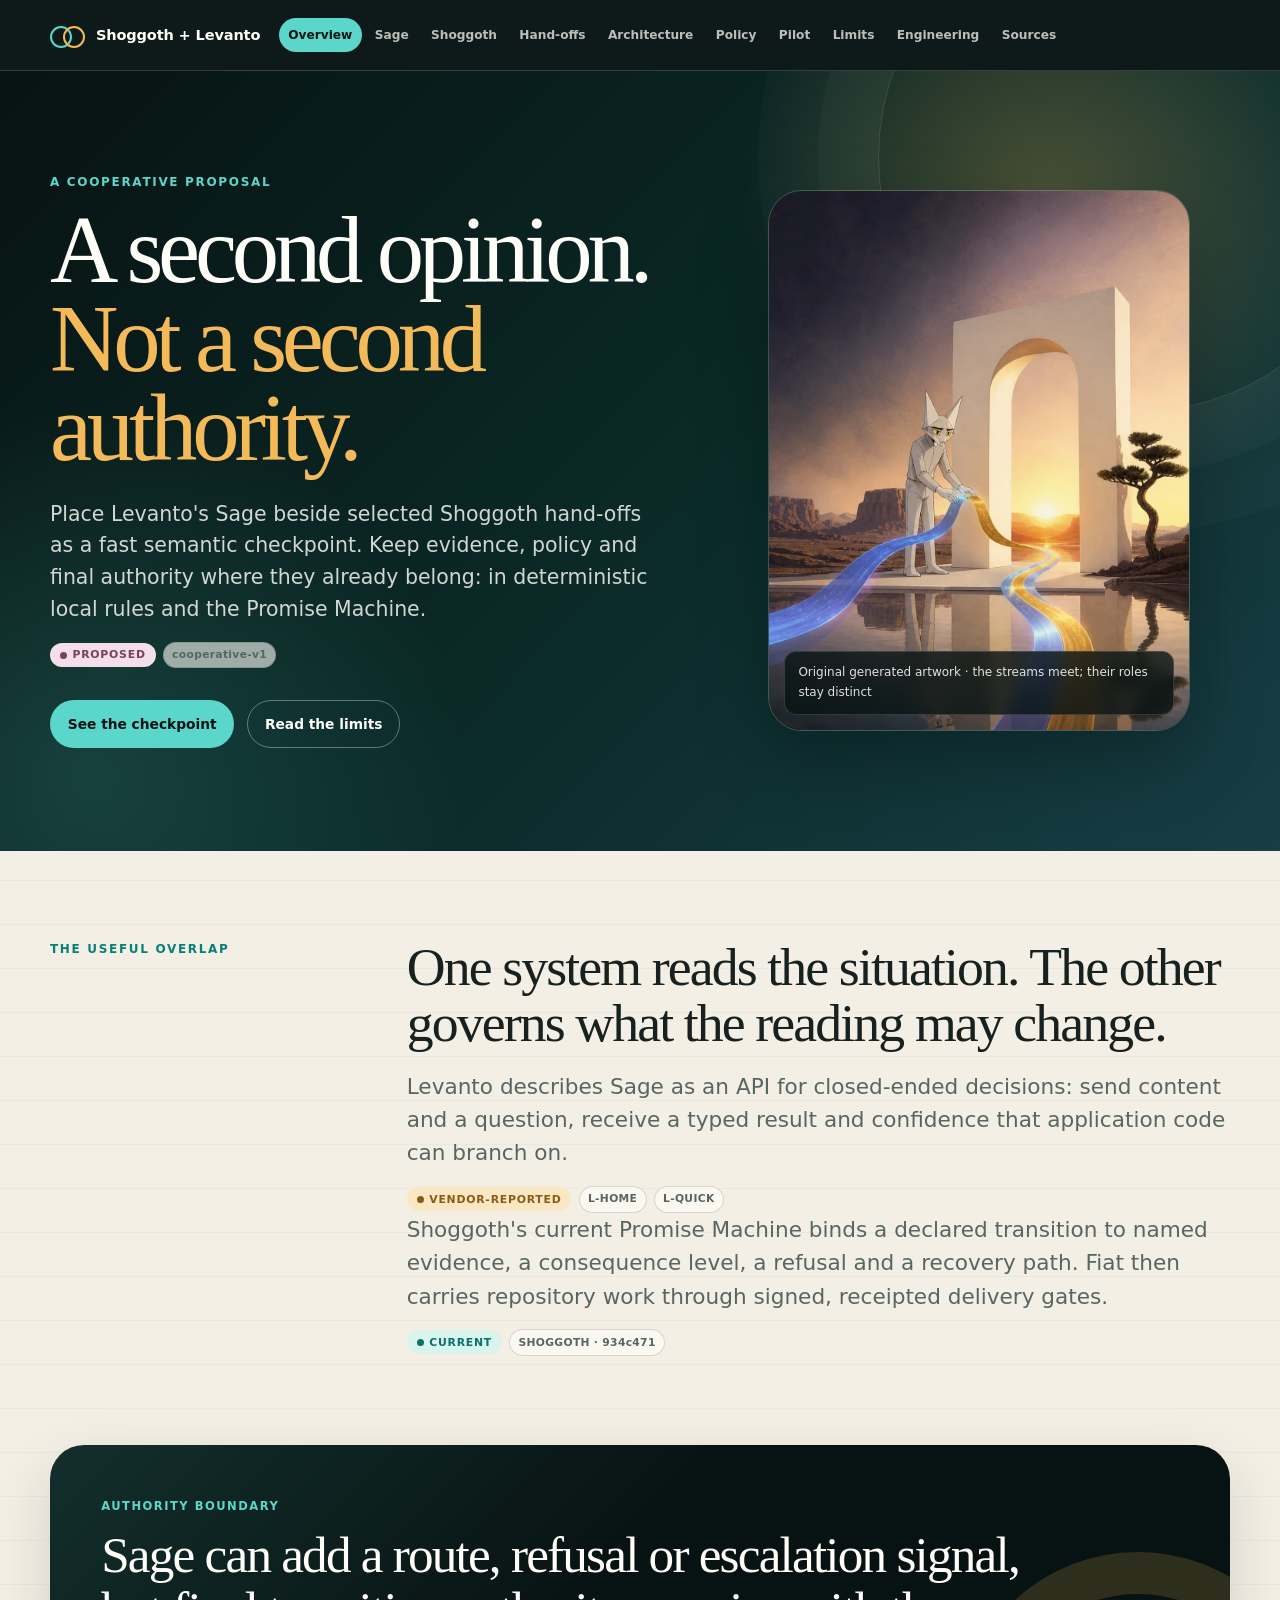
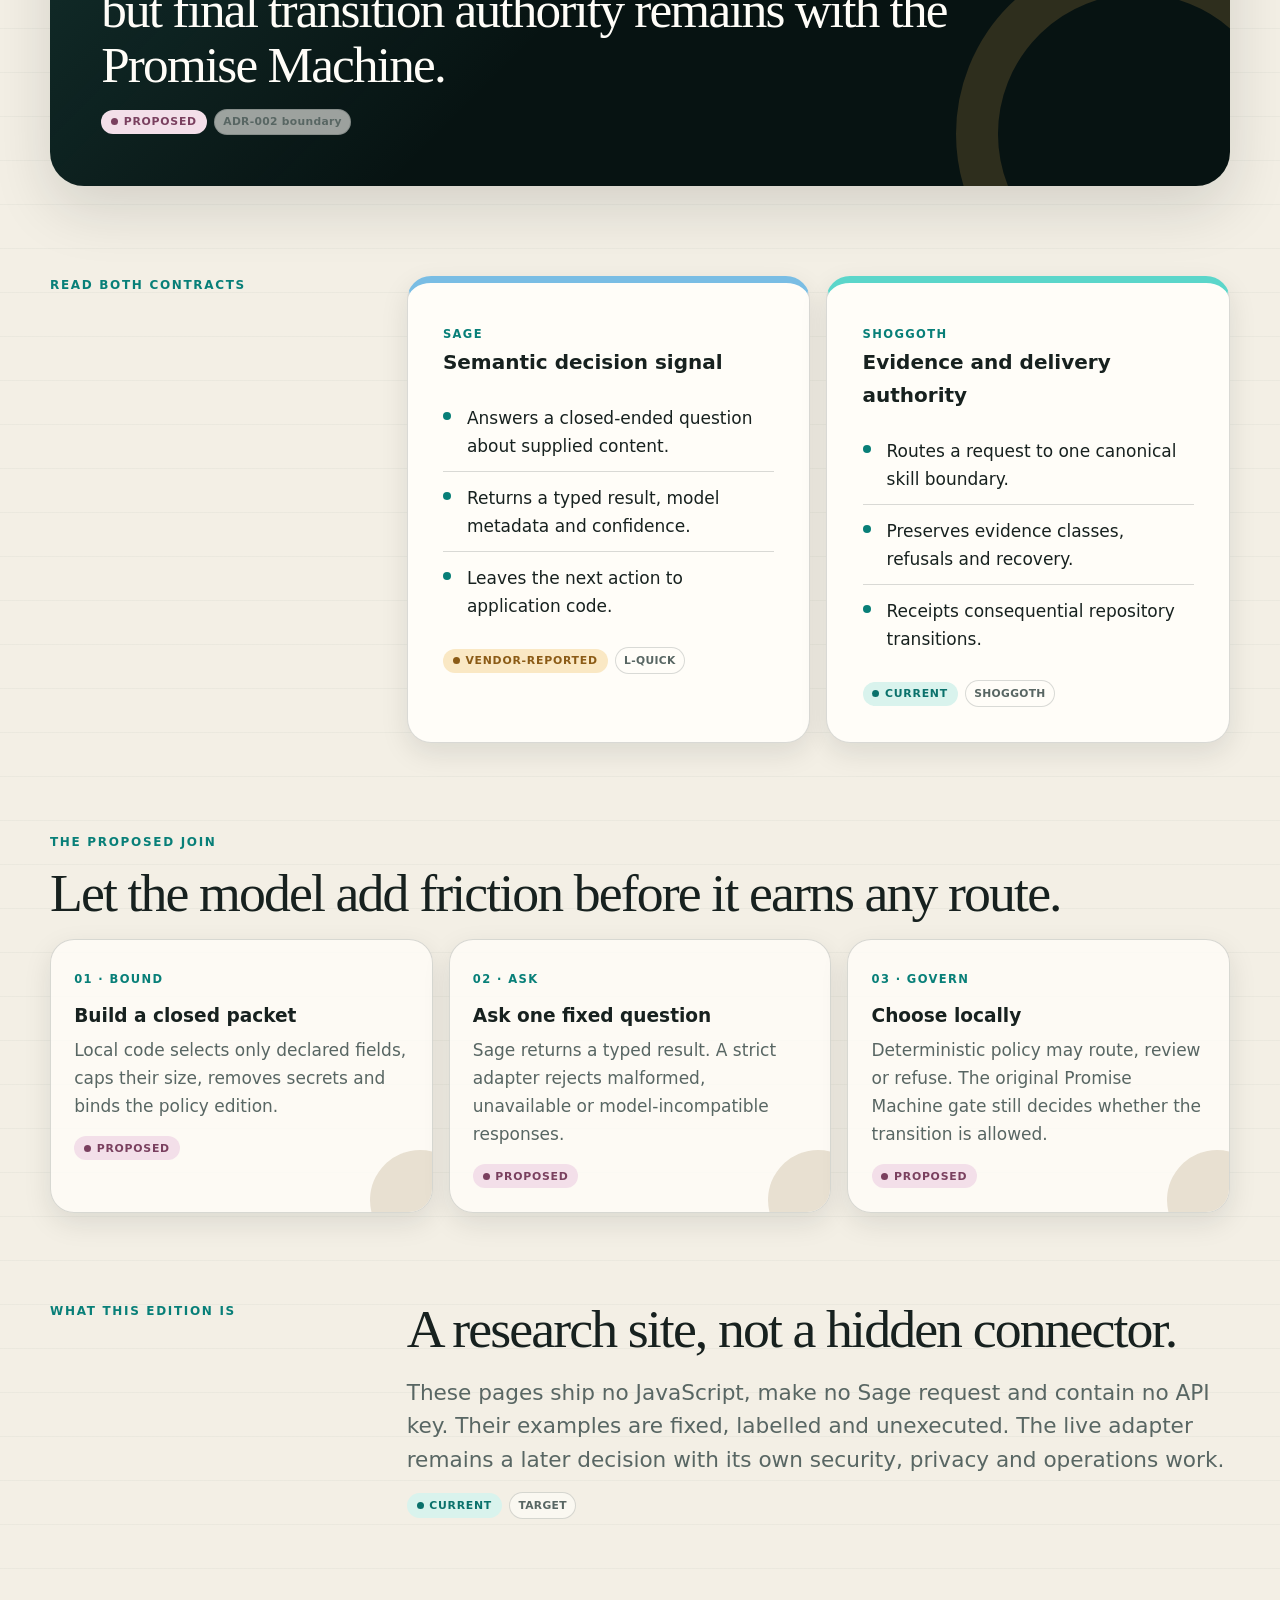
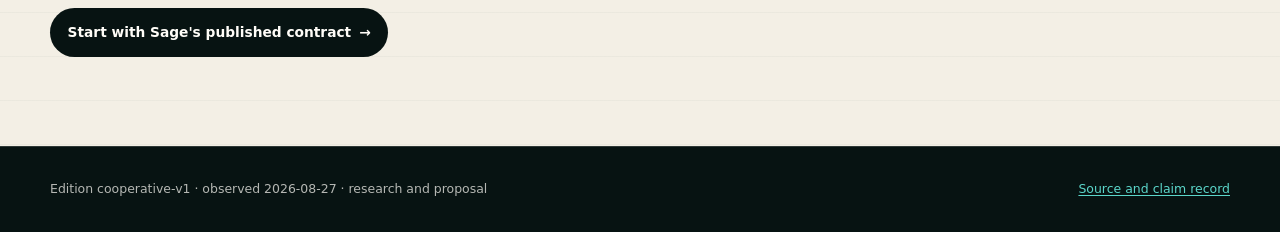
<file: index.html>
<!doctype html>
<html lang="en">
<head>
  <meta charset="utf-8">
  <meta name="viewport" content="width=device-width, initial-scale=1">
  <meta name="description" content="A source-bound proposal for cooperative guardrails between Shoggoth and Levanto Sage.">
  <meta name="theme-color" content="#071312">
  <meta property="og:type" content="website">
  <meta property="og:site_name" content="Shoggoth + Levanto">
  <meta property="og:title" content="Shoggoth + Levanto">
  <meta property="og:description" content="A second opinion. Not a second authority.">
  <meta property="og:url" content="https://laurenceday.github.io/shoggoth-and-levanto/">
  <meta property="og:image" content="https://laurenceday.github.io/shoggoth-and-levanto/assets/generated/social-preview.webp">
  <meta property="og:image:width" content="1200">
  <meta property="og:image:height" content="630">
  <meta property="og:image:alt" content="Shoggoth and Levanto meet at a cooperative threshold">
  <meta name="twitter:card" content="summary_large_image">
  <meta name="twitter:title" content="Shoggoth + Levanto">
  <meta name="twitter:description" content="A second opinion. Not a second authority.">
  <meta name="twitter:image" content="https://laurenceday.github.io/shoggoth-and-levanto/assets/generated/social-preview.webp">
  <link rel="canonical" href="https://laurenceday.github.io/shoggoth-and-levanto/">
  <title>Shoggoth + Levanto | A second opinion, not a second authority</title>
  <link rel="stylesheet" href="assets/style.css?v=20260827-4">
</head>
<body data-page="index">
  <a class="skip-link" href="#main">Skip to content</a>
  <header class="site-header">
    <nav class="nav-shell" aria-label="Primary">
      <a class="brand" href="index.html"><span class="brand-mark" aria-hidden="true"></span><span>Shoggoth + Levanto</span></a>
      <div class="nav-links">
        <a href="index.html" aria-current="page">Overview</a>
        <a href="sage.html">Sage</a>
        <a href="shoggoth.html">Shoggoth</a>
        <a href="handoffs.html">Hand-offs</a>
        <a href="architecture.html">Architecture</a>
        <a href="policy.html">Policy</a>
        <a href="pilot.html">Pilot</a>
        <a href="limits.html">Limits</a>
        <a href="engineering-primer.html">Engineering</a>
        <a href="sources.html">Sources</a>
      </div>
    </nav>
  </header>
  <main id="main">
    <section class="hero-shell">
      <div class="hero-grid hero-with-art">
        <div class="hero-copy">
          <p class="eyebrow">A cooperative proposal</p>
          <h1>A second opinion.<br><em>Not a second authority.</em></h1>
          <p class="lede claim" data-claim="IDX-THESIS" data-status="proposed">Place Levanto's Sage beside selected Shoggoth hand-offs as a fast semantic checkpoint. Keep evidence, policy and final authority where they already belong: in deterministic local rules and the Promise Machine.</p>
          <div class="claim-meta">
            <span class="status" data-status="proposed">Proposed</span>
            <a class="source-chip" href="sources.html#status-proposed">cooperative-v1</a>
          </div>
          <div class="hero-actions">
            <a class="button-link" href="architecture.html">See the checkpoint</a>
            <a class="button-link secondary" href="limits.html">Read the limits</a>
          </div>
        </div>
        <figure class="hero-art">
          <img src="assets/generated/cooperative-threshold.webp" width="1122" height="1402" alt="A lean geometric Wildcat joins blue and gold streams at a sunlit threshold">
          <figcaption class="art-caption">Original generated artwork · the streams meet; their roles stay distinct</figcaption>
        </figure>
      </div>
    </section>

    <div class="page-body">
      <section class="intro-grid">
        <p class="section-kicker">The useful overlap</p>
        <div class="prose">
          <h2>One system reads the situation. The other governs what the reading may change.</h2>
          <p class="big-copy claim" data-claim="IDX-SAGE" data-status="vendor-reported">Levanto describes Sage as an API for closed-ended decisions: send content and a question, receive a typed result and confidence that application code can branch on.</p>
          <div class="claim-meta">
            <span class="status" data-status="vendor-reported">Vendor-reported</span>
            <a class="source-chip" href="sources.html#src-L-HOME">L-HOME</a>
            <a class="source-chip" href="sources.html#src-L-QUICK">L-QUICK</a>
          </div>
          <p class="big-copy claim" data-claim="IDX-SHOGGOTH" data-status="current">Shoggoth's current Promise Machine binds a declared transition to named evidence, a consequence level, a refusal and a recovery path. Fiat then carries repository work through signed, receipted delivery gates.</p>
          <div class="claim-meta">
            <span class="status" data-status="current">Current</span>
            <a class="source-chip" href="sources.html#src-SHOGGOTH">SHOGGOTH · 934c471</a>
          </div>
        </div>
      </section>

      <aside class="boundary-callout claim" data-claim="IDX-BOUNDARY" data-status="proposed">
        <strong>Authority boundary</strong>
        <p>Sage can add a route, refusal or escalation signal, but final transition authority remains with the Promise Machine.</p>
        <div class="claim-meta">
          <span class="status" data-status="proposed">Proposed</span>
          <a class="source-chip" href="architecture.html#authority-boundary">ADR-002 boundary</a>
        </div>
      </aside>

      <section class="section-grid">
        <p class="section-kicker">Read both contracts</p>
        <div>
          <div class="comparison">
            <article class="comparison-panel sage claim" data-claim="IDX-SAGE-ROLE" data-status="vendor-reported">
              <span class="card-index">Sage</span>
              <h3>Semantic decision signal</h3>
              <ul>
                <li>Answers a closed-ended question about supplied content.</li>
                <li>Returns a typed result, model metadata and confidence.</li>
                <li>Leaves the next action to application code.</li>
              </ul>
              <div class="claim-meta">
                <span class="status" data-status="vendor-reported">Vendor-reported</span>
                <a class="source-chip" href="sources.html#src-L-QUICK">L-QUICK</a>
              </div>
            </article>
            <article class="comparison-panel claim" data-claim="IDX-SHOGGOTH-ROLE" data-status="current">
              <span class="card-index">Shoggoth</span>
              <h3>Evidence and delivery authority</h3>
              <ul>
                <li>Routes a request to one canonical skill boundary.</li>
                <li>Preserves evidence classes, refusals and recovery.</li>
                <li>Receipts consequential repository transitions.</li>
              </ul>
              <div class="claim-meta">
                <span class="status" data-status="current">Current</span>
                <a class="source-chip" href="sources.html#src-SHOGGOTH">SHOGGOTH</a>
              </div>
            </article>
          </div>
        </div>
      </section>

      <section>
        <div class="section-heading">
          <p class="section-kicker">The proposed join</p>
          <h2>Let the model add friction before it earns any route.</h2>
        </div>
        <div class="card-grid">
          <article class="card claim" data-claim="IDX-ENVELOPE" data-status="proposed">
            <span class="card-index">01 · Bound</span>
            <h3>Build a closed packet</h3>
            <p>Local code selects only declared fields, caps their size, removes secrets and binds the policy edition.</p>
            <div class="claim-meta"><span class="status" data-status="proposed">Proposed</span></div>
          </article>
          <article class="card claim" data-claim="IDX-ASK" data-status="proposed">
            <span class="card-index">02 · Ask</span>
            <h3>Ask one fixed question</h3>
            <p>Sage returns a typed result. A strict adapter rejects malformed, unavailable or model-incompatible responses.</p>
            <div class="claim-meta"><span class="status" data-status="proposed">Proposed</span></div>
          </article>
          <article class="card claim" data-claim="IDX-ROUTE" data-status="proposed">
            <span class="card-index">03 · Govern</span>
            <h3>Choose locally</h3>
            <p>Deterministic policy may route, review or refuse. The original Promise Machine gate still decides whether the transition is allowed.</p>
            <div class="claim-meta"><span class="status" data-status="proposed">Proposed</span></div>
          </article>
        </div>
      </section>

      <section class="section-grid">
        <p class="section-kicker">What this edition is</p>
        <div class="prose claim" data-claim="IDX-STATIC" data-status="current">
          <h2>A research site, not a hidden connector.</h2>
          <p class="big-copy">These pages ship no JavaScript, make no Sage request and contain no API key. Their examples are fixed, labelled and unexecuted. The live adapter remains a later decision with its own security, privacy and operations work.</p>
          <div class="claim-meta">
            <span class="status" data-status="current">Current</span>
            <a class="source-chip" href="sources.html#src-TARGET">TARGET</a>
          </div>
        </div>
      </section>

      <a class="next-link" href="sage.html">Start with Sage's published contract</a>
    </div>
  </main>
  <footer class="site-footer">
    <div class="footer-shell">
      <p data-edition="cooperative-v1">Edition cooperative-v1 · observed 2026-08-27 · research and proposal</p>
      <p><a href="sources.html">Source and claim record</a></p>
    </div>
  </footer>
</body>
</html>
</file>
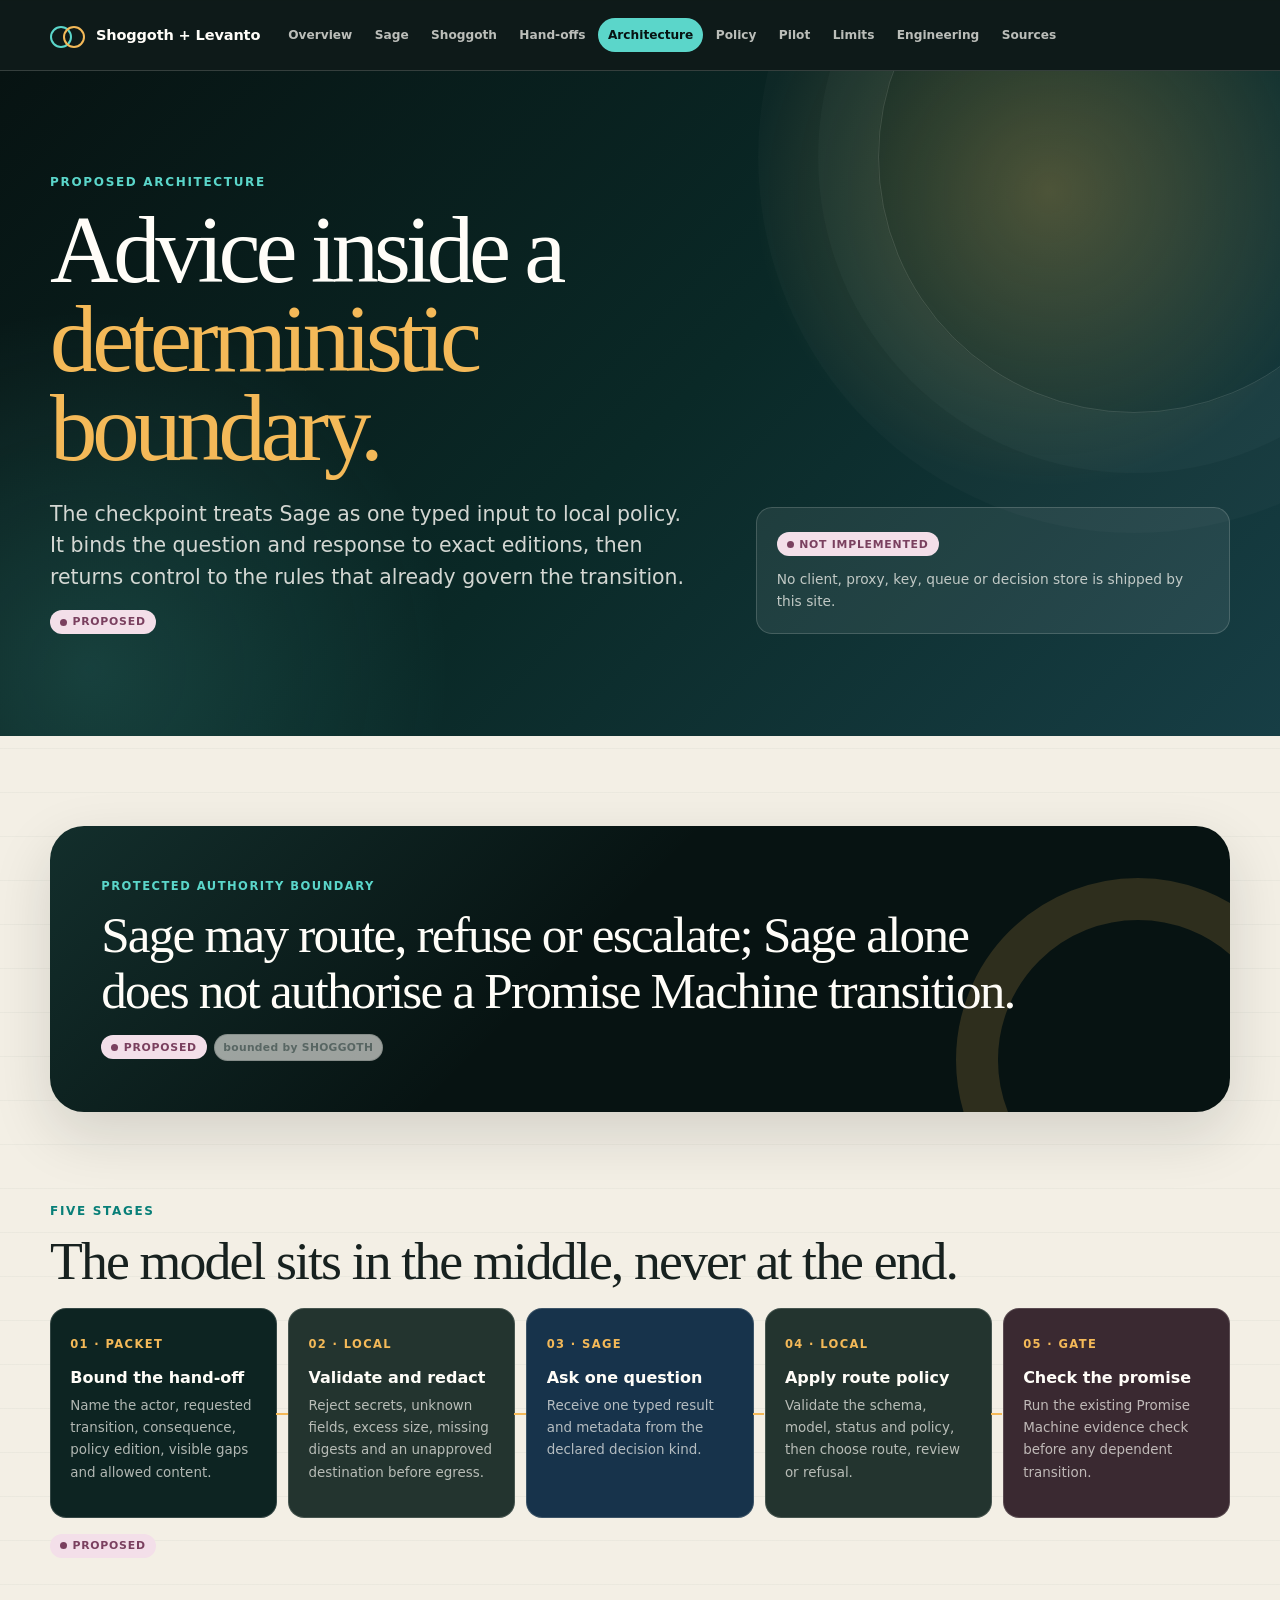
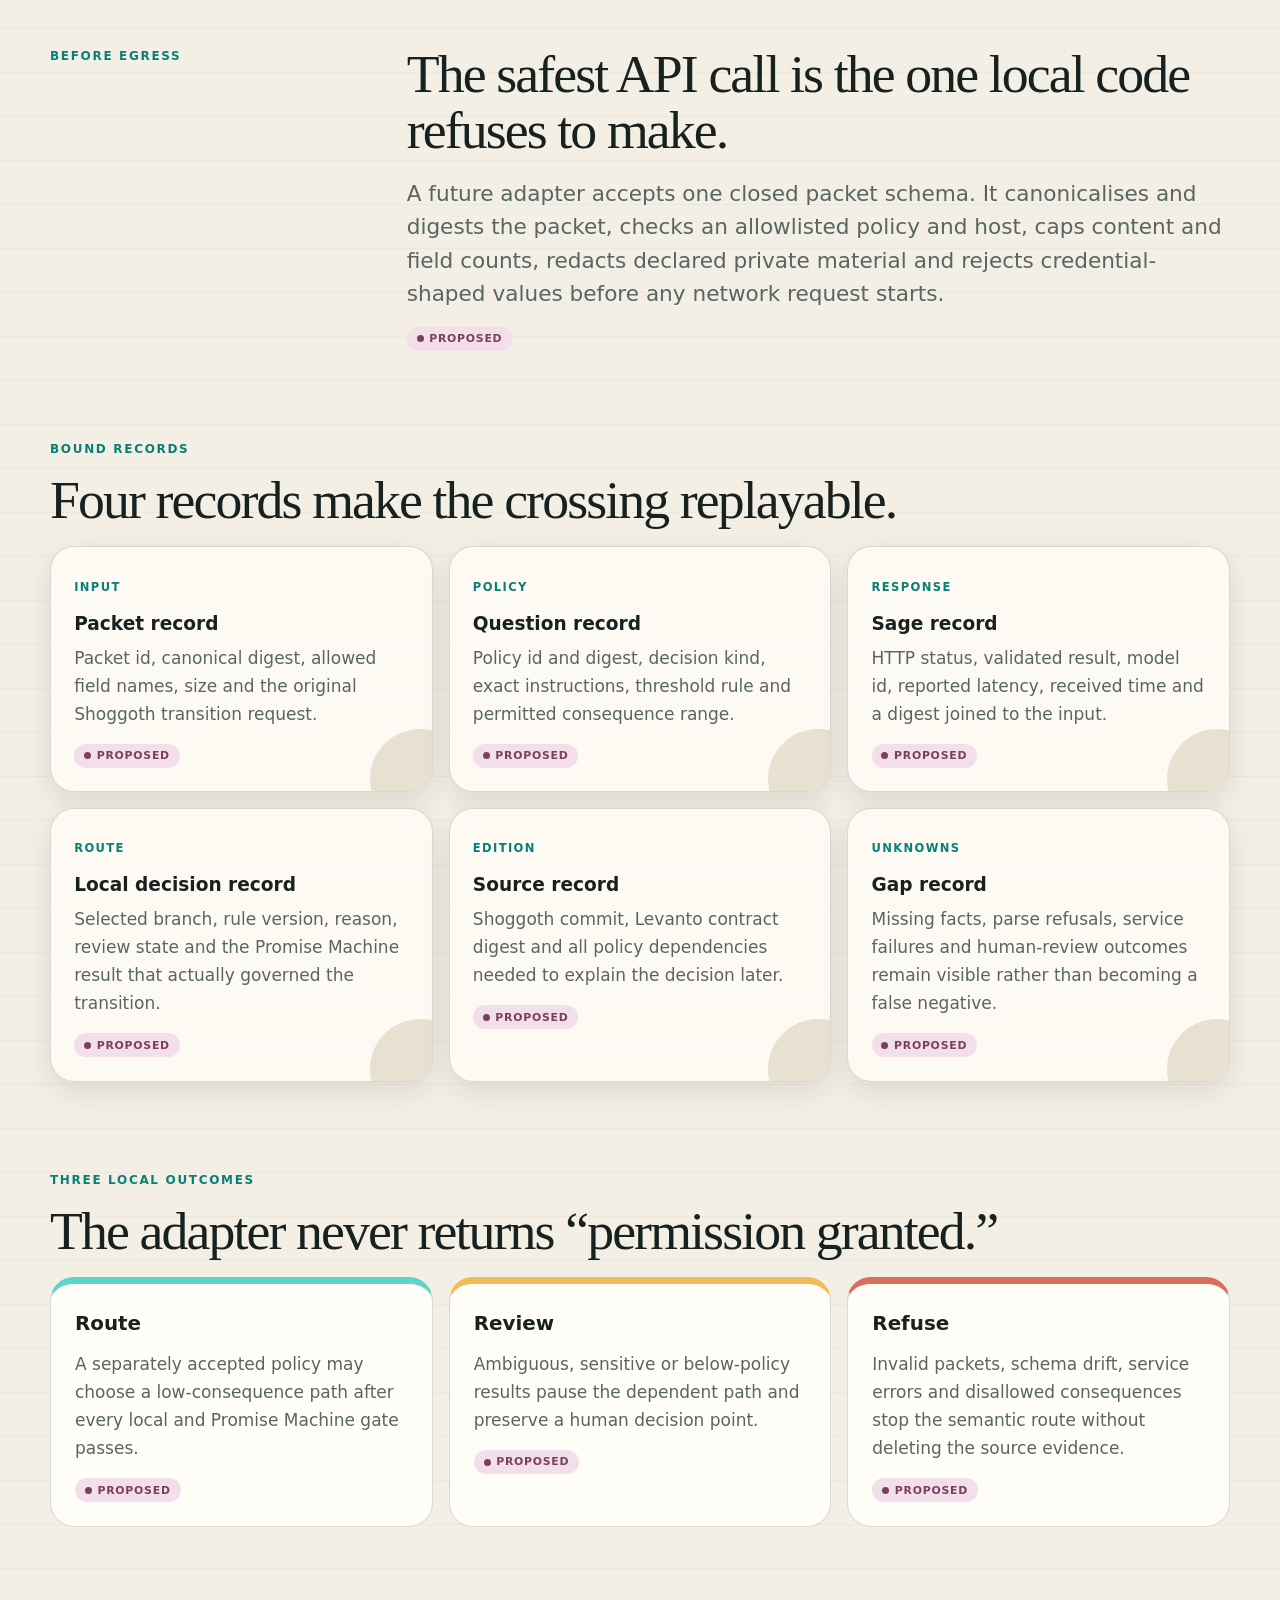
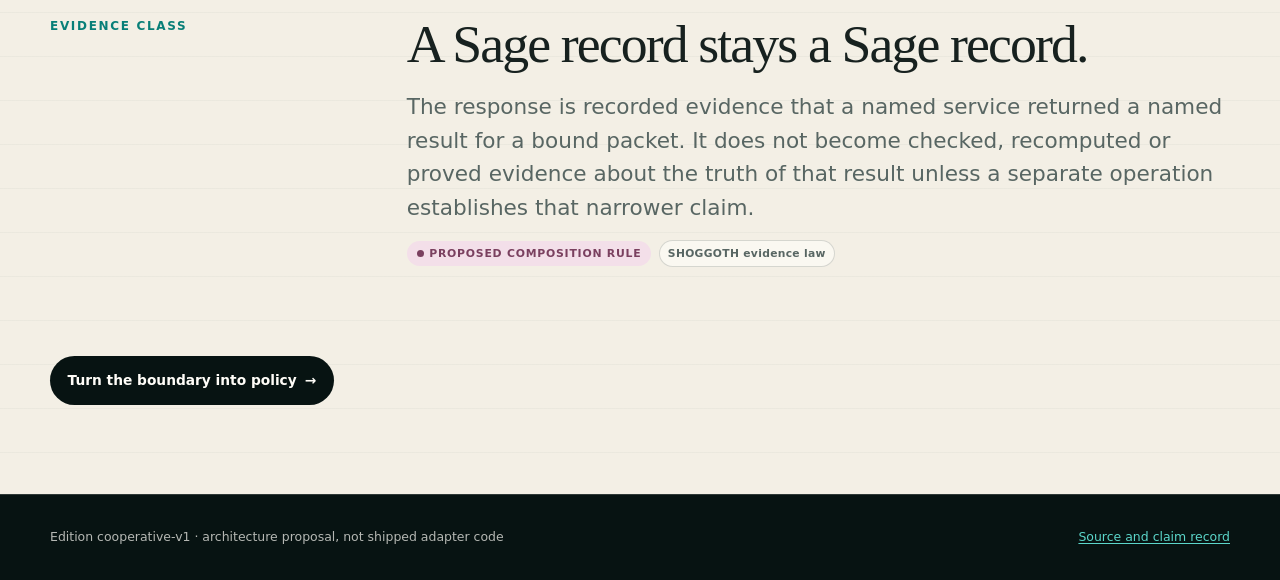
<file: architecture.html>
<!doctype html>
<html lang="en">
<head>
  <meta charset="utf-8">
  <meta name="viewport" content="width=device-width, initial-scale=1">
  <meta name="description" content="A proposed advisory Sage checkpoint that preserves Shoggoth's Promise Machine authority.">
  <meta name="theme-color" content="#071312">
  <meta property="og:type" content="website">
  <meta property="og:site_name" content="Shoggoth + Levanto">
  <meta property="og:title" content="Shoggoth + Levanto">
  <meta property="og:description" content="A second opinion. Not a second authority.">
  <meta property="og:url" content="https://laurenceday.github.io/shoggoth-and-levanto/architecture.html">
  <meta property="og:image" content="https://laurenceday.github.io/shoggoth-and-levanto/assets/generated/social-preview.webp">
  <meta property="og:image:width" content="1200">
  <meta property="og:image:height" content="630">
  <meta property="og:image:alt" content="Shoggoth and Levanto meet at a cooperative threshold">
  <meta name="twitter:card" content="summary_large_image">
  <meta name="twitter:title" content="Shoggoth + Levanto">
  <meta name="twitter:description" content="A second opinion. Not a second authority.">
  <meta name="twitter:image" content="https://laurenceday.github.io/shoggoth-and-levanto/assets/generated/social-preview.webp">
  <link rel="canonical" href="https://laurenceday.github.io/shoggoth-and-levanto/architecture.html">
  <title>Architecture | Advice inside a deterministic boundary</title>
  <link rel="stylesheet" href="assets/style.css?v=20260827-4">
</head>
<body data-page="architecture">
  <a class="skip-link" href="#main">Skip to content</a>
  <header class="site-header">
    <nav class="nav-shell" aria-label="Primary">
      <a class="brand" href="index.html"><span class="brand-mark" aria-hidden="true"></span><span>Shoggoth + Levanto</span></a>
      <div class="nav-links">
        <a href="index.html">Overview</a><a href="sage.html">Sage</a><a href="shoggoth.html">Shoggoth</a><a href="handoffs.html">Hand-offs</a><a href="architecture.html" aria-current="page">Architecture</a><a href="policy.html">Policy</a><a href="pilot.html">Pilot</a><a href="limits.html">Limits</a><a href="engineering-primer.html">Engineering</a><a href="sources.html">Sources</a>
      </div>
    </nav>
  </header>
  <main id="main">
    <section class="hero-shell">
      <div class="hero-grid">
        <div class="hero-copy">
          <p class="eyebrow">Proposed architecture</p>
          <h1>Advice inside a <em>deterministic boundary.</em></h1>
          <p class="lede claim" data-claim="ARCH-THESIS" data-status="proposed">The checkpoint treats Sage as one typed input to local policy. It binds the question and response to exact editions, then returns control to the rules that already govern the transition.</p>
          <div class="claim-meta"><span class="status" data-status="proposed">Proposed</span></div>
        </div>
        <aside class="status-stack" aria-label="Page status">
          <span class="status" data-status="proposed">Not implemented</span>
          <p>No client, proxy, key, queue or decision store is shipped by this site.</p>
        </aside>
      </div>
    </section>

    <div class="page-body">
      <aside class="boundary-callout claim" id="authority-boundary" data-claim="ARCH-AUTHORITY" data-status="proposed">
        <strong>Protected authority boundary</strong>
        <p>Sage may route, refuse or escalate; Sage alone does not authorise a Promise Machine transition.</p>
        <div class="claim-meta"><span class="status" data-status="proposed">Proposed</span><a class="source-chip" href="sources.html#src-SHOGGOTH">bounded by SHOGGOTH</a></div>
      </aside>

      <section>
        <div class="section-heading">
          <p class="section-kicker">Five stages</p>
          <h2>The model sits in the middle, never at the end.</h2>
        </div>
        <div class="flow claim" data-claim="ARCH-FLOW" data-status="proposed">
          <article class="flow-step"><span class="card-index">01 · Packet</span><h3>Bound the hand-off</h3><p>Name the actor, requested transition, consequence, policy edition, visible gaps and allowed content.</p></article>
          <article class="flow-step local"><span class="card-index">02 · Local</span><h3>Validate and redact</h3><p>Reject secrets, unknown fields, excess size, missing digests and an unapproved destination before egress.</p></article>
          <article class="flow-step sage"><span class="card-index">03 · Sage</span><h3>Ask one question</h3><p>Receive one typed result and metadata from the declared decision kind.</p></article>
          <article class="flow-step local"><span class="card-index">04 · Local</span><h3>Apply route policy</h3><p>Validate the schema, model, status and policy, then choose route, review or refusal.</p></article>
          <article class="flow-step authority"><span class="card-index">05 · Gate</span><h3>Check the promise</h3><p>Run the existing Promise Machine evidence check before any dependent transition.</p></article>
        </div>
        <div class="claim-meta"><span class="status" data-status="proposed">Proposed</span></div>
      </section>

      <section class="section-grid">
        <p class="section-kicker">Before egress</p>
        <div class="prose claim" data-claim="ARCH-PREPROCESS" data-status="proposed">
          <h2>The safest API call is the one local code refuses to make.</h2>
          <p class="big-copy">A future adapter accepts one closed packet schema. It canonicalises and digests the packet, checks an allowlisted policy and host, caps content and field counts, redacts declared private material and rejects credential-shaped values before any network request starts.</p>
          <div class="claim-meta"><span class="status" data-status="proposed">Proposed</span></div>
        </div>
      </section>

      <section>
        <div class="section-heading">
          <p class="section-kicker">Bound records</p>
          <h2>Four records make the crossing replayable.</h2>
        </div>
        <div class="card-grid">
          <article class="card claim" data-claim="ARCH-INPUT-RECORD" data-status="proposed">
            <span class="card-index">Input</span><h3>Packet record</h3>
            <p>Packet id, canonical digest, allowed field names, size and the original Shoggoth transition request.</p>
            <div class="claim-meta"><span class="status" data-status="proposed">Proposed</span></div>
          </article>
          <article class="card claim" data-claim="ARCH-POLICY-RECORD" data-status="proposed">
            <span class="card-index">Policy</span><h3>Question record</h3>
            <p>Policy id and digest, decision kind, exact instructions, threshold rule and permitted consequence range.</p>
            <div class="claim-meta"><span class="status" data-status="proposed">Proposed</span></div>
          </article>
          <article class="card claim" data-claim="ARCH-RESPONSE-RECORD" data-status="proposed">
            <span class="card-index">Response</span><h3>Sage record</h3>
            <p>HTTP status, validated result, model id, reported latency, received time and a digest joined to the input.</p>
            <div class="claim-meta"><span class="status" data-status="proposed">Proposed</span></div>
          </article>
          <article class="card claim" data-claim="ARCH-ROUTE-RECORD" data-status="proposed">
            <span class="card-index">Route</span><h3>Local decision record</h3>
            <p>Selected branch, rule version, reason, review state and the Promise Machine result that actually governed the transition.</p>
            <div class="claim-meta"><span class="status" data-status="proposed">Proposed</span></div>
          </article>
          <article class="card claim" data-claim="ARCH-SOURCE-RECORD" data-status="proposed">
            <span class="card-index">Edition</span><h3>Source record</h3>
            <p>Shoggoth commit, Levanto contract digest and all policy dependencies needed to explain the decision later.</p>
            <div class="claim-meta"><span class="status" data-status="proposed">Proposed</span></div>
          </article>
          <article class="card claim" data-claim="ARCH-GAP-RECORD" data-status="proposed">
            <span class="card-index">Unknowns</span><h3>Gap record</h3>
            <p>Missing facts, parse refusals, service failures and human-review outcomes remain visible rather than becoming a false negative.</p>
            <div class="claim-meta"><span class="status" data-status="proposed">Proposed</span></div>
          </article>
        </div>
      </section>

      <section>
        <div class="section-heading">
          <p class="section-kicker">Three local outcomes</p>
          <h2>The adapter never returns “permission granted.”</h2>
        </div>
        <div class="route-grid">
          <article class="route route claim" data-claim="ARCH-ROUTE" data-status="proposed">
            <h3>Route</h3>
            <p>A separately accepted policy may choose a low-consequence path after every local and Promise Machine gate passes.</p>
            <div class="claim-meta"><span class="status" data-status="proposed">Proposed</span></div>
          </article>
          <article class="route review claim" data-claim="ARCH-REVIEW" data-status="proposed">
            <h3>Review</h3>
            <p>Ambiguous, sensitive or below-policy results pause the dependent path and preserve a human decision point.</p>
            <div class="claim-meta"><span class="status" data-status="proposed">Proposed</span></div>
          </article>
          <article class="route refuse claim" data-claim="ARCH-REFUSE" data-status="proposed">
            <h3>Refuse</h3>
            <p>Invalid packets, schema drift, service errors and disallowed consequences stop the semantic route without deleting the source evidence.</p>
            <div class="claim-meta"><span class="status" data-status="proposed">Proposed</span></div>
          </article>
        </div>
      </section>

      <section class="section-grid">
        <p class="section-kicker">Evidence class</p>
        <div class="prose">
          <div class="claim" data-claim="ARCH-EVIDENCE" data-status="proposed">
            <h2>A Sage record stays a Sage record.</h2>
            <p class="big-copy">The response is recorded evidence that a named service returned a named result for a bound packet. It does not become checked, recomputed or proved evidence about the truth of that result unless a separate operation establishes that narrower claim.</p>
            <div class="claim-meta"><span class="status" data-status="proposed">Proposed composition rule</span><a class="source-chip" href="sources.html#src-SHOGGOTH">SHOGGOTH evidence law</a></div>
          </div>
        </div>
      </section>

      <a class="next-link" href="policy.html">Turn the boundary into policy</a>
    </div>
  </main>
  <footer class="site-footer"><div class="footer-shell"><p data-edition="cooperative-v1">Edition cooperative-v1 · architecture proposal, not shipped adapter code</p><p><a href="sources.html">Source and claim record</a></p></div></footer>
</body>
</html>
</file>
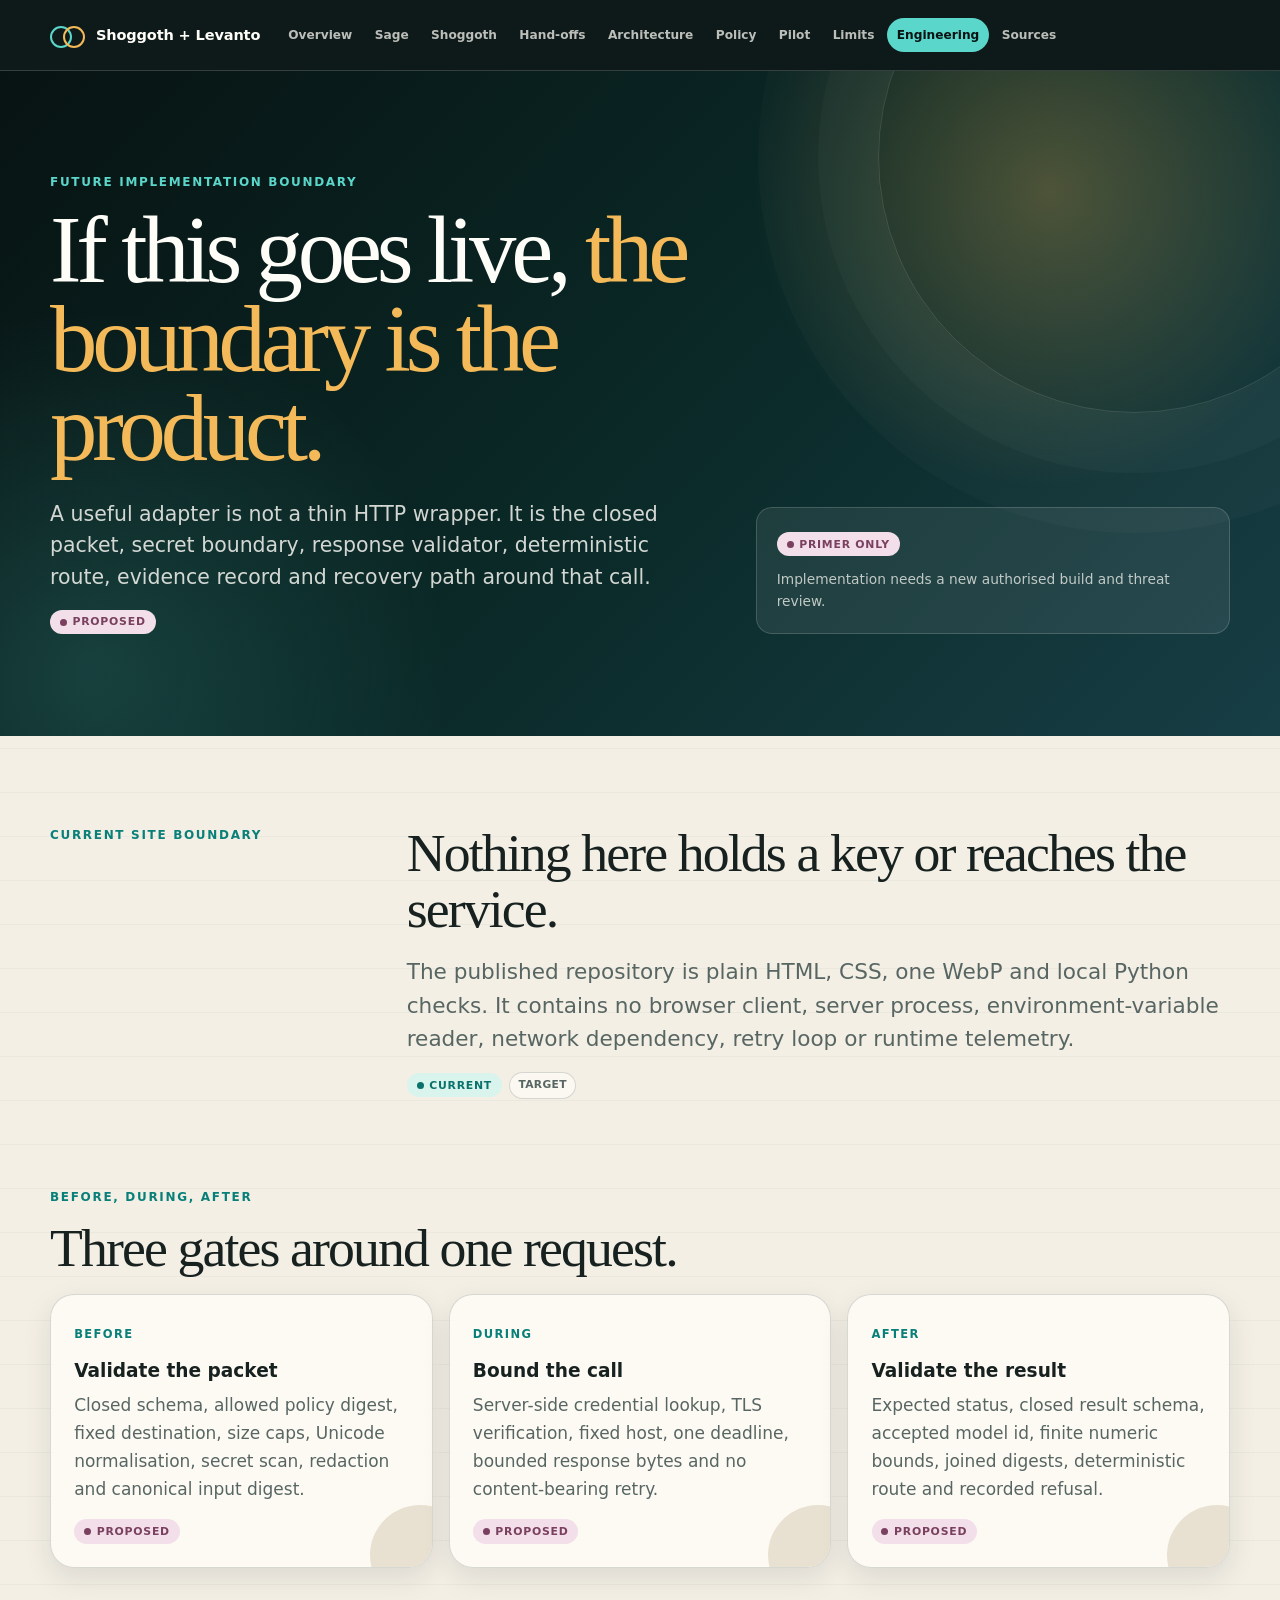
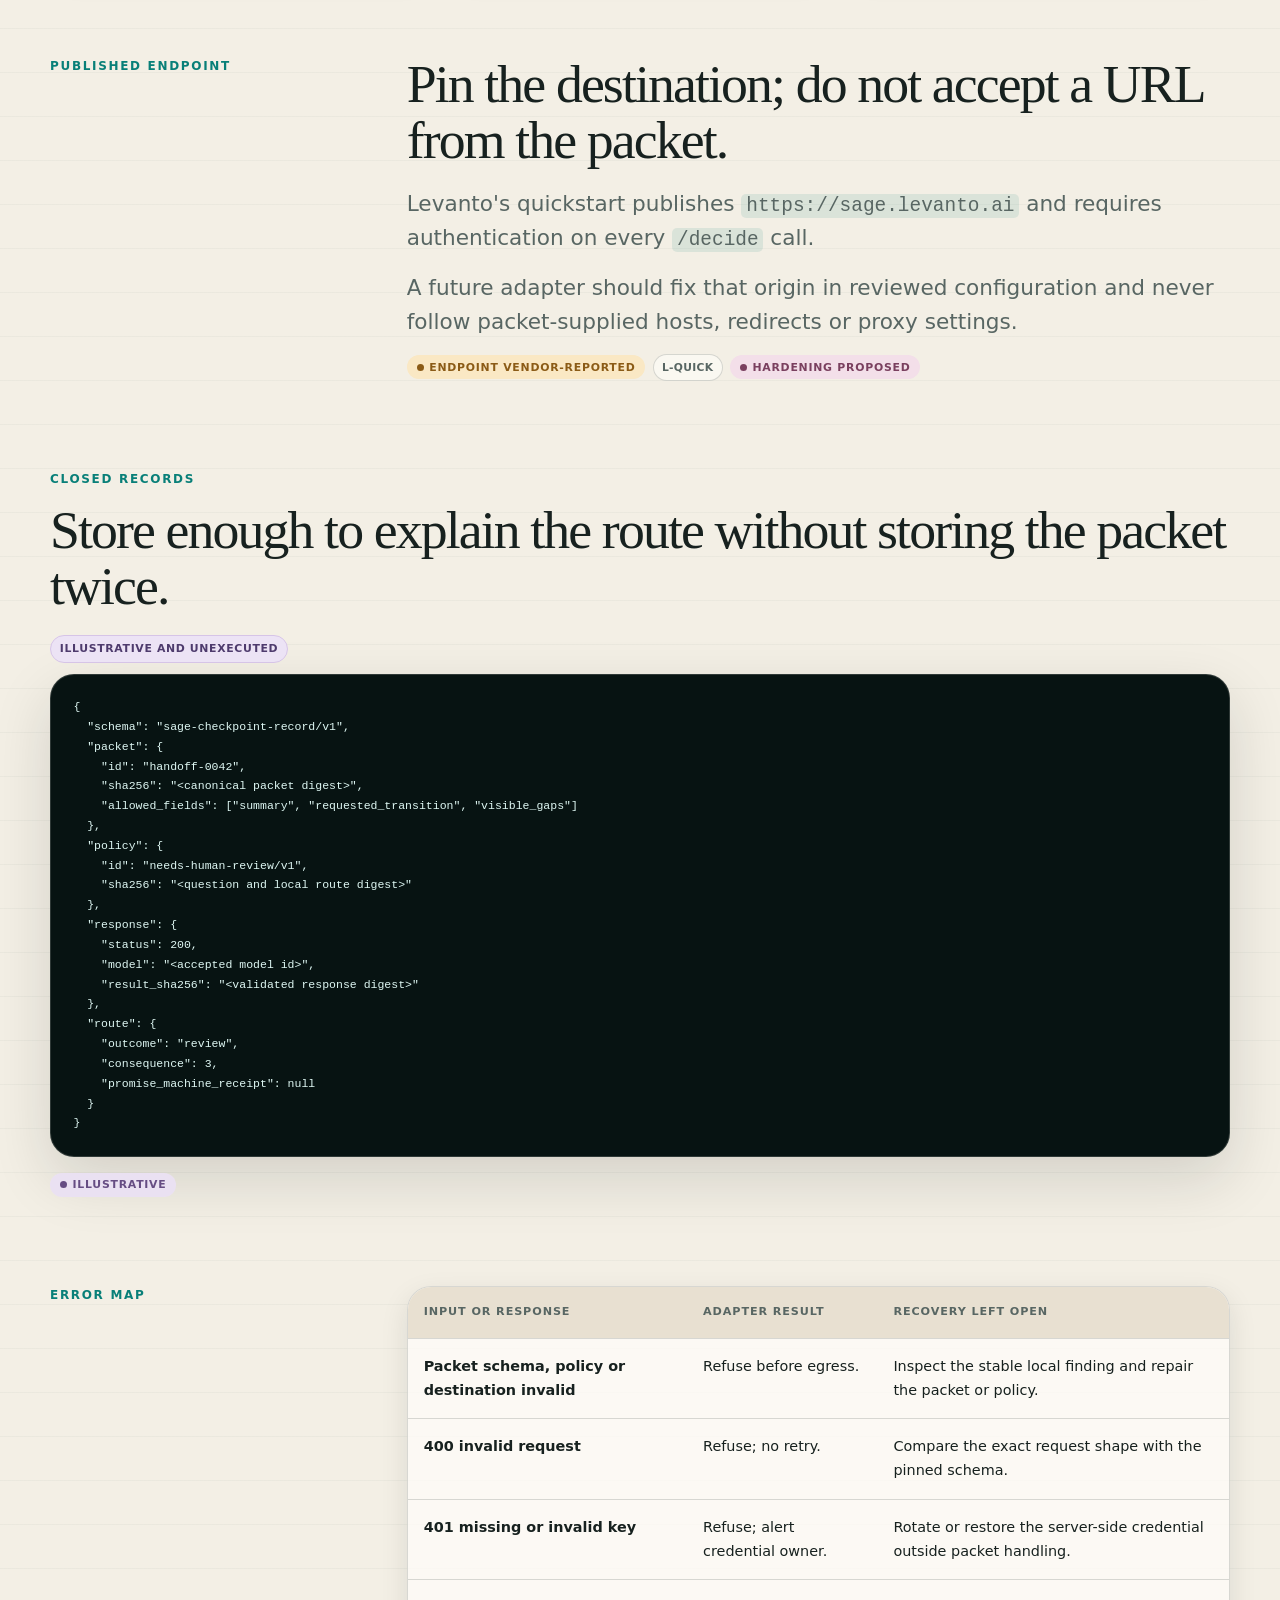
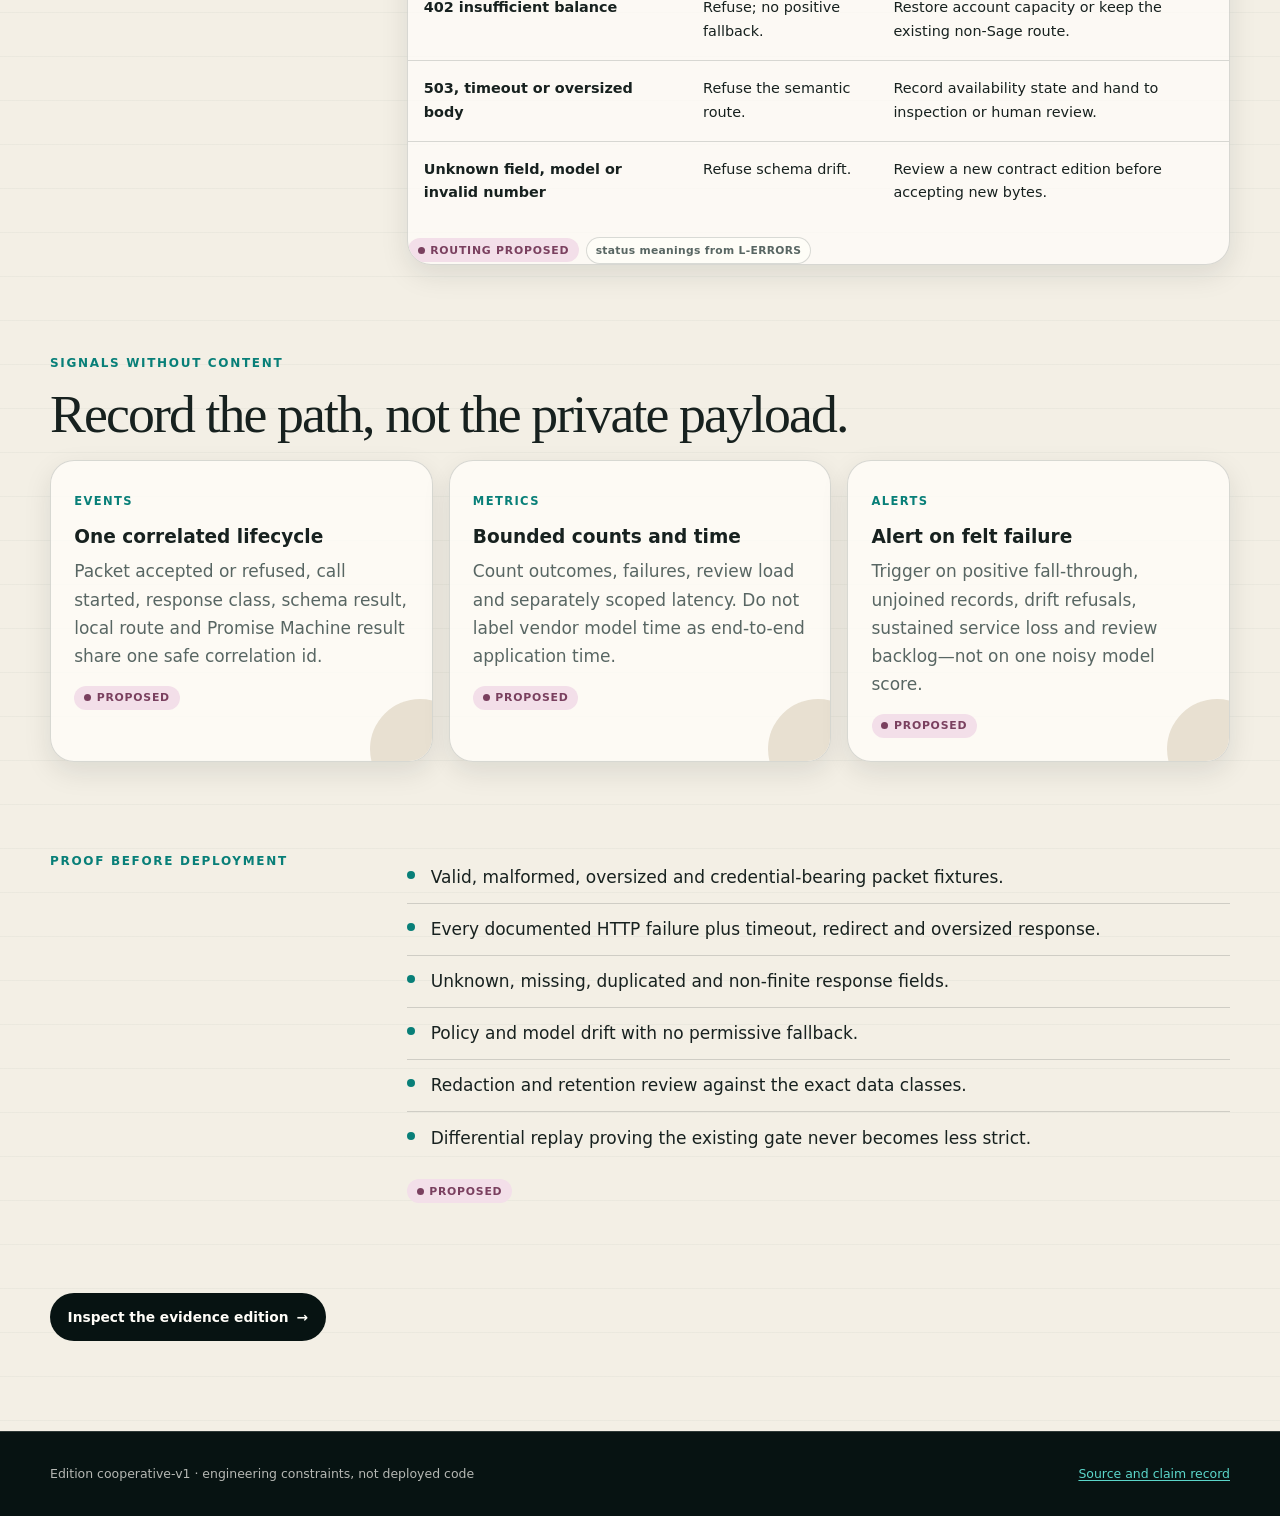
<file: engineering-primer.html>
<!doctype html>
<html lang="en">
<head>
  <meta charset="utf-8">
  <meta name="viewport" content="width=device-width, initial-scale=1">
  <meta name="description" content="Engineering constraints for any separately authorised live Sage adapter.">
  <meta name="theme-color" content="#071312">
  <meta property="og:type" content="website">
  <meta property="og:site_name" content="Shoggoth + Levanto">
  <meta property="og:title" content="Shoggoth + Levanto">
  <meta property="og:description" content="A second opinion. Not a second authority.">
  <meta property="og:url" content="https://laurenceday.github.io/shoggoth-and-levanto/engineering-primer.html">
  <meta property="og:image" content="https://laurenceday.github.io/shoggoth-and-levanto/assets/generated/social-preview.webp">
  <meta property="og:image:width" content="1200">
  <meta property="og:image:height" content="630">
  <meta property="og:image:alt" content="Shoggoth and Levanto meet at a cooperative threshold">
  <meta name="twitter:card" content="summary_large_image">
  <meta name="twitter:title" content="Shoggoth + Levanto">
  <meta name="twitter:description" content="A second opinion. Not a second authority.">
  <meta name="twitter:image" content="https://laurenceday.github.io/shoggoth-and-levanto/assets/generated/social-preview.webp">
  <link rel="canonical" href="https://laurenceday.github.io/shoggoth-and-levanto/engineering-primer.html">
  <title>Engineering | Make every crossing explicit</title>
  <link rel="stylesheet" href="assets/style.css?v=20260827-4">
</head>
<body data-page="engineering-primer">
  <a class="skip-link" href="#main">Skip to content</a>
  <header class="site-header">
    <nav class="nav-shell" aria-label="Primary">
      <a class="brand" href="index.html"><span class="brand-mark" aria-hidden="true"></span><span>Shoggoth + Levanto</span></a>
      <div class="nav-links">
        <a href="index.html">Overview</a><a href="sage.html">Sage</a><a href="shoggoth.html">Shoggoth</a><a href="handoffs.html">Hand-offs</a><a href="architecture.html">Architecture</a><a href="policy.html">Policy</a><a href="pilot.html">Pilot</a><a href="limits.html">Limits</a><a href="engineering-primer.html" aria-current="page">Engineering</a><a href="sources.html">Sources</a>
      </div>
    </nav>
  </header>
  <main id="main">
    <section class="hero-shell">
      <div class="hero-grid">
        <div class="hero-copy">
          <p class="eyebrow">Future implementation boundary</p>
          <h1>If this goes live, <em>the boundary is the product.</em></h1>
          <p class="lede claim" data-claim="ENG-THESIS" data-status="proposed">A useful adapter is not a thin HTTP wrapper. It is the closed packet, secret boundary, response validator, deterministic route, evidence record and recovery path around that call.</p>
          <div class="claim-meta"><span class="status" data-status="proposed">Proposed</span></div>
        </div>
        <aside class="status-stack" aria-label="Page status">
          <span class="status" data-status="proposed">Primer only</span>
          <p>Implementation needs a new authorised build and threat review.</p>
        </aside>
      </div>
    </section>

    <div class="page-body">
      <section class="intro-grid">
        <p class="section-kicker">Current site boundary</p>
        <div class="prose claim" data-claim="ENG-NOT-SHIPPED" data-status="current">
          <h2>Nothing here holds a key or reaches the service.</h2>
          <p class="big-copy">The published repository is plain HTML, CSS, one WebP and local Python checks. It contains no browser client, server process, environment-variable reader, network dependency, retry loop or runtime telemetry.</p>
          <div class="claim-meta"><span class="status" data-status="current">Current</span><a class="source-chip" href="sources.html#src-TARGET">TARGET</a></div>
        </div>
      </section>

      <section>
        <div class="section-heading">
          <p class="section-kicker">Before, during, after</p>
          <h2>Three gates around one request.</h2>
        </div>
        <div class="card-grid">
          <article class="card claim" data-claim="ENG-BEFORE" data-status="proposed">
            <span class="card-index">Before</span>
            <h3>Validate the packet</h3>
            <p>Closed schema, allowed policy digest, fixed destination, size caps, Unicode normalisation, secret scan, redaction and canonical input digest.</p>
            <div class="claim-meta"><span class="status" data-status="proposed">Proposed</span></div>
          </article>
          <article class="card claim" data-claim="ENG-DURING" data-status="proposed">
            <span class="card-index">During</span>
            <h3>Bound the call</h3>
            <p>Server-side credential lookup, TLS verification, fixed host, one deadline, bounded response bytes and no content-bearing retry.</p>
            <div class="claim-meta"><span class="status" data-status="proposed">Proposed</span></div>
          </article>
          <article class="card claim" data-claim="ENG-AFTER" data-status="proposed">
            <span class="card-index">After</span>
            <h3>Validate the result</h3>
            <p>Expected status, closed result schema, accepted model id, finite numeric bounds, joined digests, deterministic route and recorded refusal.</p>
            <div class="claim-meta"><span class="status" data-status="proposed">Proposed</span></div>
          </article>
        </div>
      </section>

      <section class="section-grid">
        <p class="section-kicker">Published endpoint</p>
        <div class="prose">
          <h2>Pin the destination; do not accept a URL from the packet.</h2>
          <p class="big-copy claim" data-claim="ENG-ENDPOINT" data-status="vendor-reported">Levanto's quickstart publishes <code>https://sage.levanto.ai</code> and requires authentication on every <code>/decide</code> call.</p>
          <p class="big-copy claim" data-claim="ENG-ENDPOINT-CONTROL" data-status="proposed">A future adapter should fix that origin in reviewed configuration and never follow packet-supplied hosts, redirects or proxy settings.</p>
          <div class="claim-meta"><span class="status" data-status="vendor-reported">Endpoint vendor-reported</span><a class="source-chip" href="sources.html#src-L-QUICK">L-QUICK</a><span class="status" data-status="proposed">Hardening proposed</span></div>
        </div>
      </section>

      <section>
        <div class="section-heading">
          <p class="section-kicker">Closed records</p>
          <h2>Store enough to explain the route without storing the packet twice.</h2>
        </div>
        <div class="claim" data-claim="ENG-RECORD" data-status="illustrative">
          <span class="example-label">Illustrative and unexecuted</span>
          <pre class="code-sample"><code>{
  "schema": "sage-checkpoint-record/v1",
  "packet": {
    "id": "handoff-0042",
    "sha256": "&lt;canonical packet digest&gt;",
    "allowed_fields": ["summary", "requested_transition", "visible_gaps"]
  },
  "policy": {
    "id": "needs-human-review/v1",
    "sha256": "&lt;question and local route digest&gt;"
  },
  "response": {
    "status": 200,
    "model": "&lt;accepted model id&gt;",
    "result_sha256": "&lt;validated response digest&gt;"
  },
  "route": {
    "outcome": "review",
    "consequence": 3,
    "promise_machine_receipt": null
  }
}</code></pre>
          <div class="claim-meta"><span class="status" data-status="illustrative">Illustrative</span></div>
        </div>
      </section>

      <section class="section-grid">
        <p class="section-kicker">Error map</p>
        <div>
          <div class="data-table-wrap claim" data-claim="ENG-ERRORS" data-status="proposed">
            <table class="data-table">
              <thead><tr><th>Input or response</th><th>Adapter result</th><th>Recovery left open</th></tr></thead>
              <tbody>
                <tr><td>Packet schema, policy or destination invalid</td><td>Refuse before egress.</td><td>Inspect the stable local finding and repair the packet or policy.</td></tr>
                <tr><td>400 invalid request</td><td>Refuse; no retry.</td><td>Compare the exact request shape with the pinned schema.</td></tr>
                <tr><td>401 missing or invalid key</td><td>Refuse; alert credential owner.</td><td>Rotate or restore the server-side credential outside packet handling.</td></tr>
                <tr><td>402 insufficient balance</td><td>Refuse; no positive fallback.</td><td>Restore account capacity or keep the existing non-Sage route.</td></tr>
                <tr><td>503, timeout or oversized body</td><td>Refuse the semantic route.</td><td>Record availability state and hand to inspection or human review.</td></tr>
                <tr><td>Unknown field, model or invalid number</td><td>Refuse schema drift.</td><td>Review a new contract edition before accepting new bytes.</td></tr>
              </tbody>
            </table>
            <div class="claim-meta"><span class="status" data-status="proposed">Routing proposed</span><a class="source-chip" href="sources.html#src-L-ERRORS">status meanings from L-ERRORS</a></div>
          </div>
        </div>
      </section>

      <section>
        <div class="section-heading">
          <p class="section-kicker">Signals without content</p>
          <h2>Record the path, not the private payload.</h2>
        </div>
        <div class="card-grid">
          <article class="card claim" data-claim="ENG-LOGGING" data-status="proposed">
            <span class="card-index">Events</span><h3>One correlated lifecycle</h3>
            <p>Packet accepted or refused, call started, response class, schema result, local route and Promise Machine result share one safe correlation id.</p>
            <div class="claim-meta"><span class="status" data-status="proposed">Proposed</span></div>
          </article>
          <article class="card claim" data-claim="ENG-METRICS" data-status="proposed">
            <span class="card-index">Metrics</span><h3>Bounded counts and time</h3>
            <p>Count outcomes, failures, review load and separately scoped latency. Do not label vendor model time as end-to-end application time.</p>
            <div class="claim-meta"><span class="status" data-status="proposed">Proposed</span></div>
          </article>
          <article class="card claim" data-claim="ENG-ALERTS" data-status="proposed">
            <span class="card-index">Alerts</span><h3>Alert on felt failure</h3>
            <p>Trigger on positive fall-through, unjoined records, drift refusals, sustained service loss and review backlog—not on one noisy model score.</p>
            <div class="claim-meta"><span class="status" data-status="proposed">Proposed</span></div>
          </article>
        </div>
      </section>

      <section class="section-grid">
        <p class="section-kicker">Proof before deployment</p>
        <div>
          <ul class="check-list claim" data-claim="ENG-PROOF" data-status="proposed">
            <li>Valid, malformed, oversized and credential-bearing packet fixtures.</li>
            <li>Every documented HTTP failure plus timeout, redirect and oversized response.</li>
            <li>Unknown, missing, duplicated and non-finite response fields.</li>
            <li>Policy and model drift with no permissive fallback.</li>
            <li>Redaction and retention review against the exact data classes.</li>
            <li>Differential replay proving the existing gate never becomes less strict.</li>
          </ul>
          <div class="claim-meta"><span class="status" data-status="proposed">Proposed</span></div>
        </div>
      </section>

      <a class="next-link" href="sources.html">Inspect the evidence edition</a>
    </div>
  </main>
  <footer class="site-footer"><div class="footer-shell"><p data-edition="cooperative-v1">Edition cooperative-v1 · engineering constraints, not deployed code</p><p><a href="sources.html">Source and claim record</a></p></div></footer>
</body>
</html>
</file>
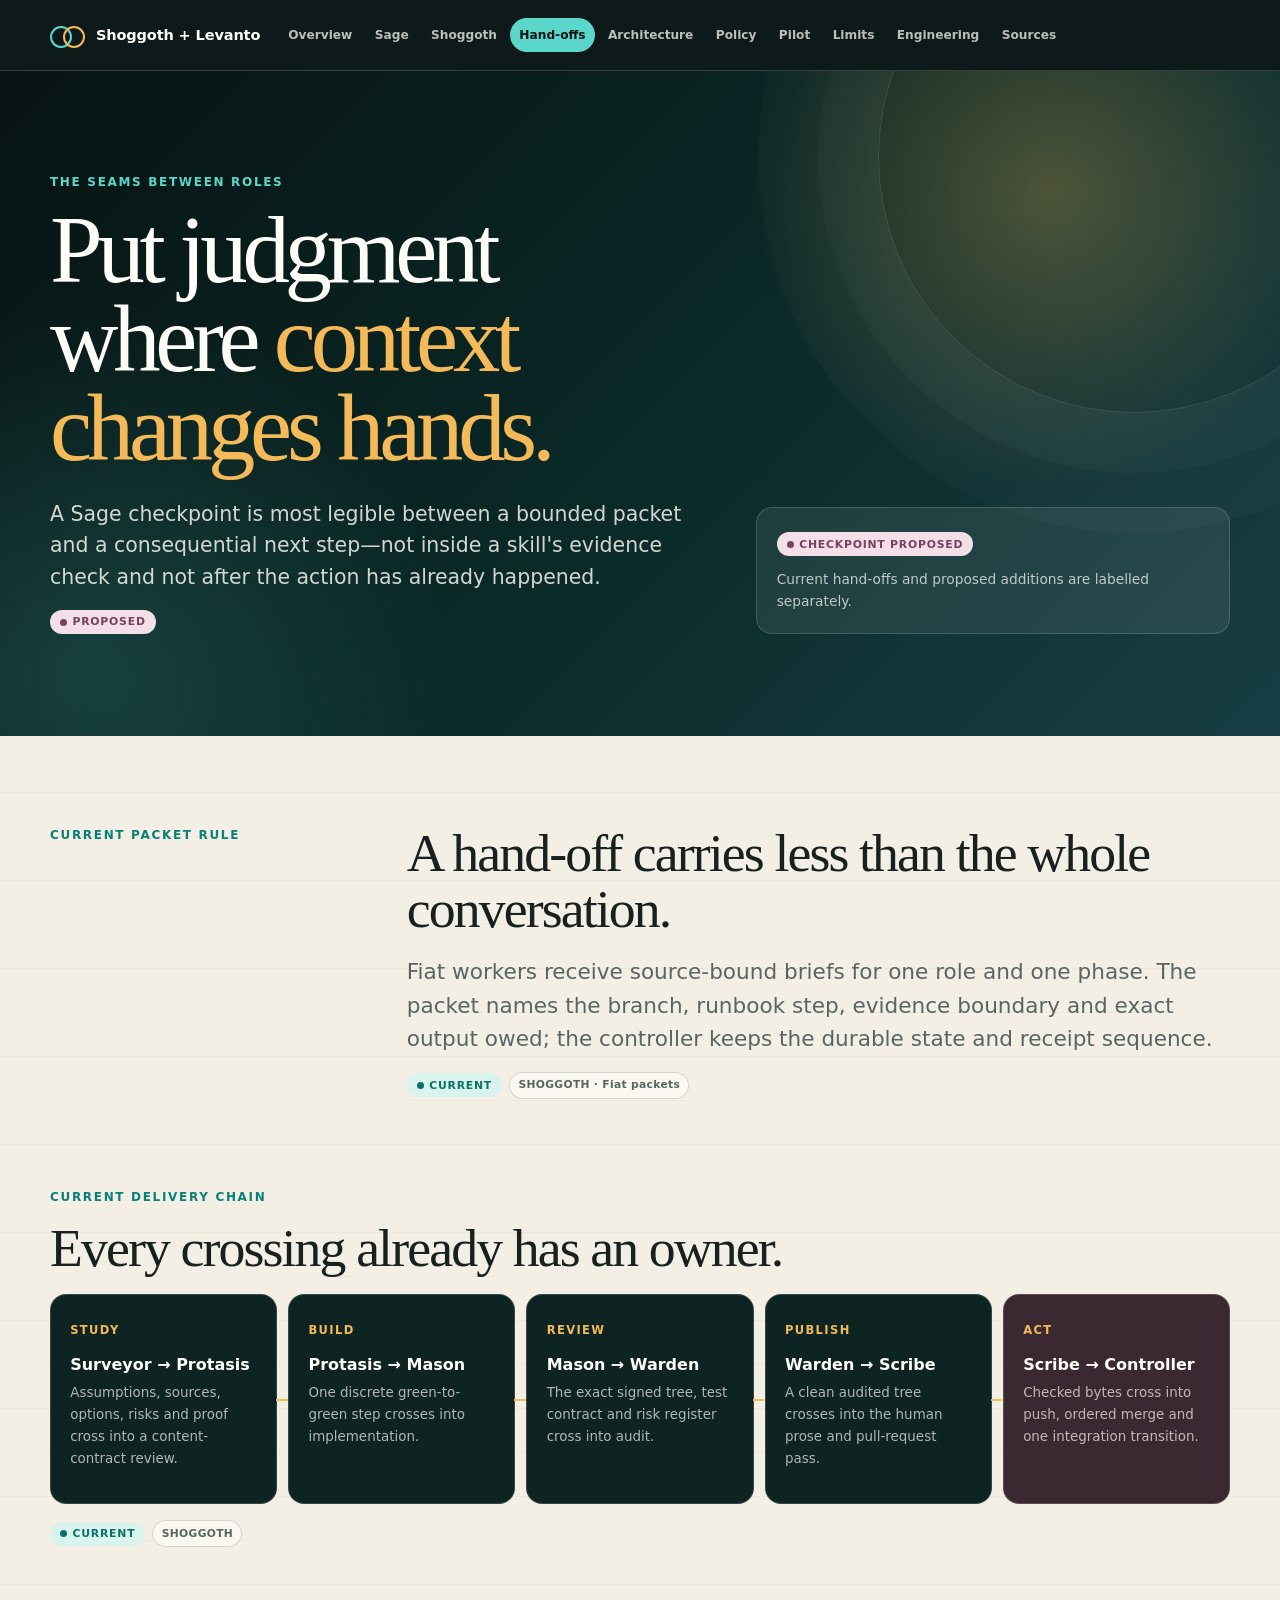
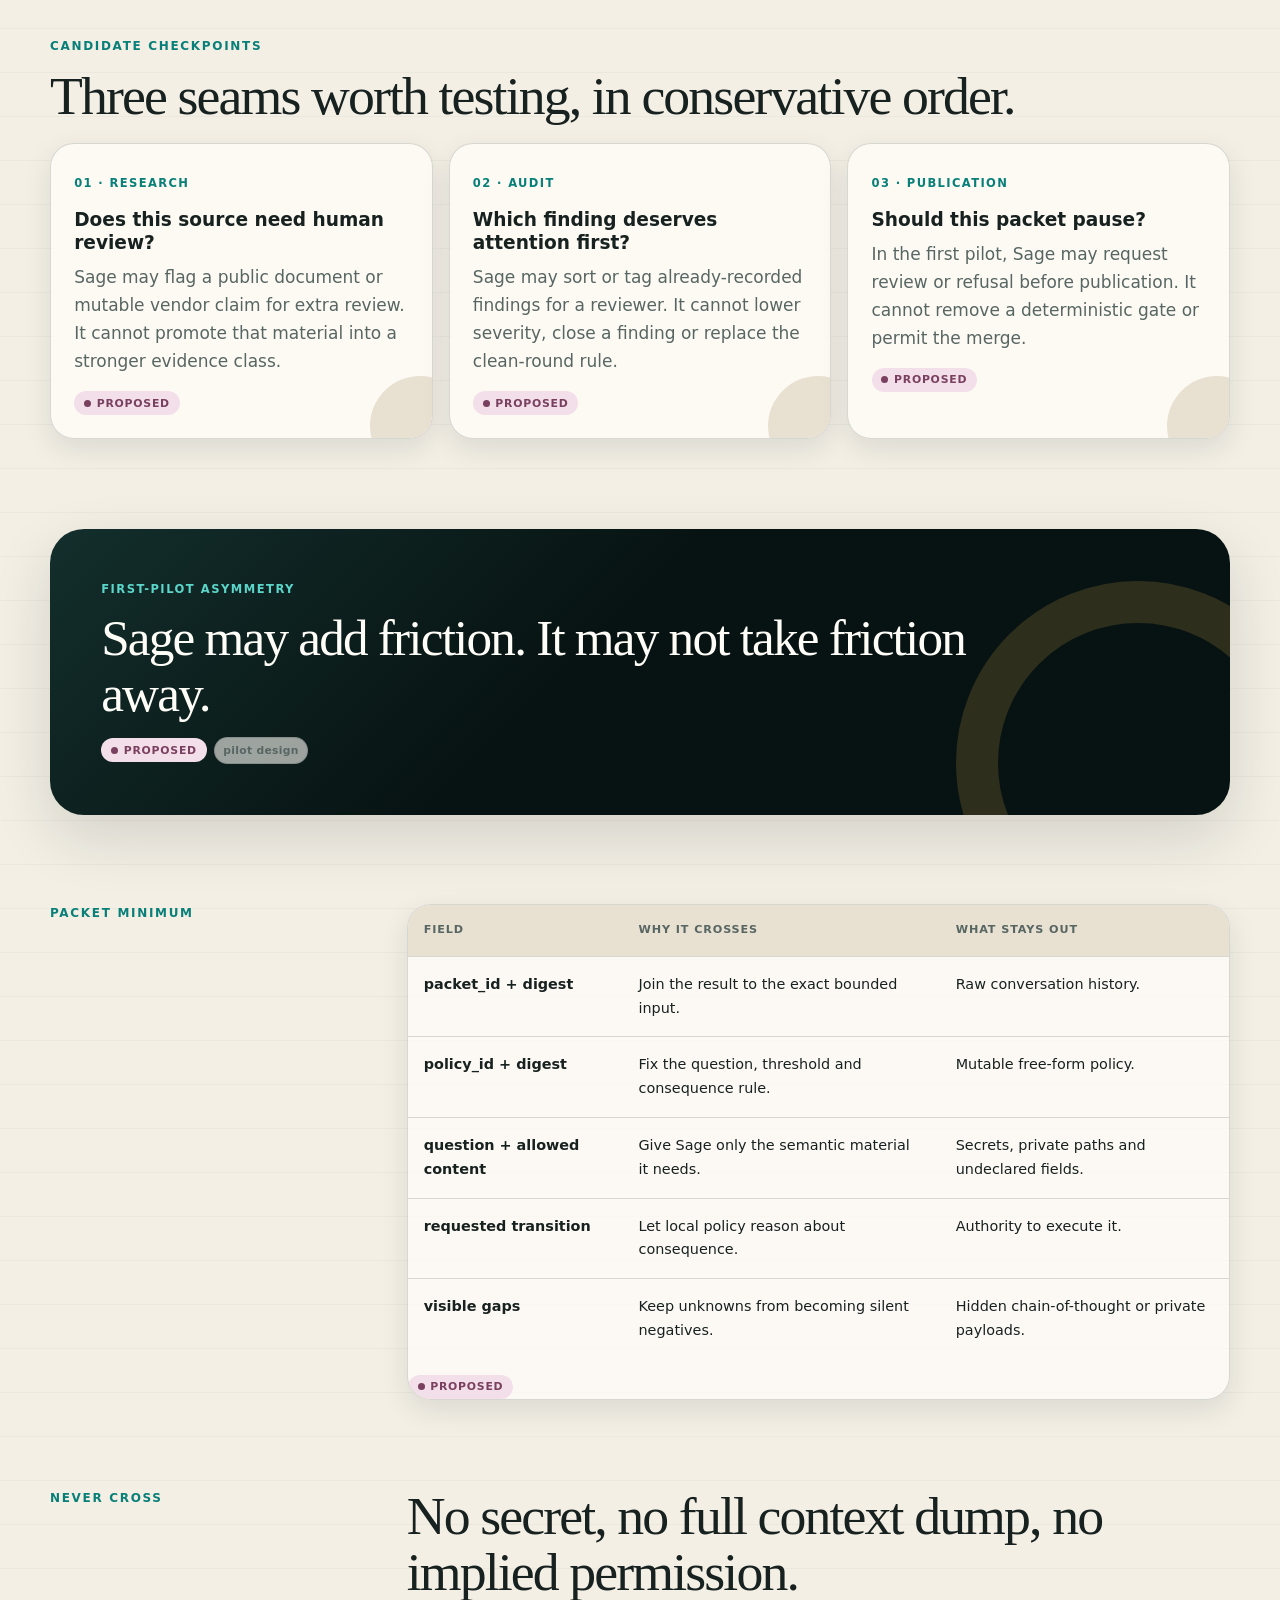
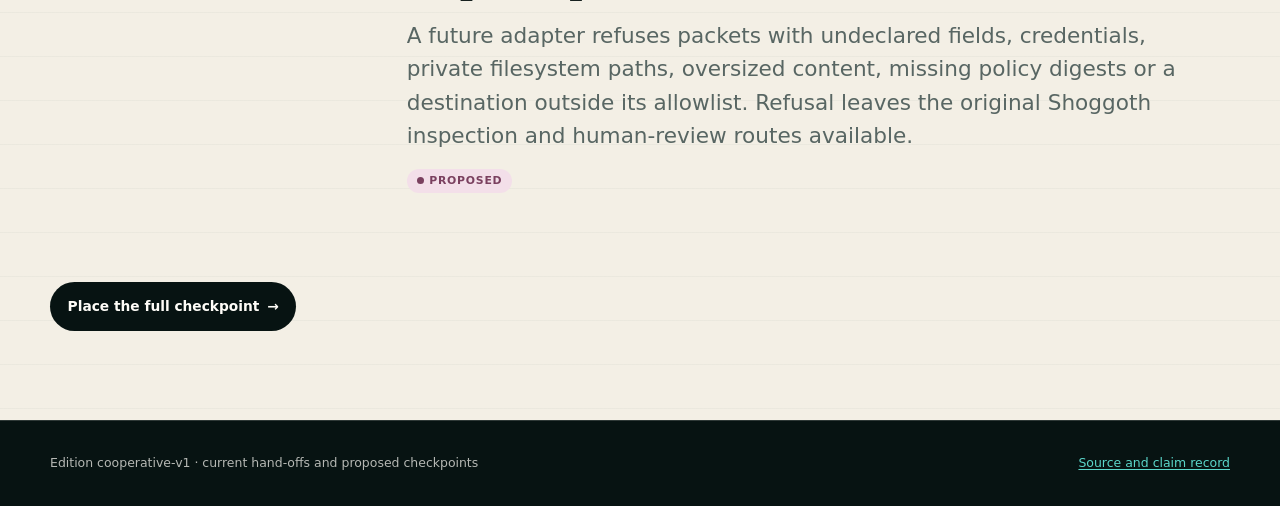
<file: handoffs.html>
<!doctype html>
<html lang="en">
<head>
  <meta charset="utf-8">
  <meta name="viewport" content="width=device-width, initial-scale=1">
  <meta name="description" content="Where bounded Shoggoth packets cross roles, and where an advisory Sage checkpoint could sit.">
  <meta name="theme-color" content="#071312">
  <meta property="og:type" content="website">
  <meta property="og:site_name" content="Shoggoth + Levanto">
  <meta property="og:title" content="Shoggoth + Levanto">
  <meta property="og:description" content="A second opinion. Not a second authority.">
  <meta property="og:url" content="https://laurenceday.github.io/shoggoth-and-levanto/handoffs.html">
  <meta property="og:image" content="https://laurenceday.github.io/shoggoth-and-levanto/assets/generated/social-preview.webp">
  <meta property="og:image:width" content="1200">
  <meta property="og:image:height" content="630">
  <meta property="og:image:alt" content="Shoggoth and Levanto meet at a cooperative threshold">
  <meta name="twitter:card" content="summary_large_image">
  <meta name="twitter:title" content="Shoggoth + Levanto">
  <meta name="twitter:description" content="A second opinion. Not a second authority.">
  <meta name="twitter:image" content="https://laurenceday.github.io/shoggoth-and-levanto/assets/generated/social-preview.webp">
  <link rel="canonical" href="https://laurenceday.github.io/shoggoth-and-levanto/handoffs.html">
  <title>Hand-offs | Put judgment at the seam</title>
  <link rel="stylesheet" href="assets/style.css?v=20260827-4">
</head>
<body data-page="handoffs">
  <a class="skip-link" href="#main">Skip to content</a>
  <header class="site-header">
    <nav class="nav-shell" aria-label="Primary">
      <a class="brand" href="index.html"><span class="brand-mark" aria-hidden="true"></span><span>Shoggoth + Levanto</span></a>
      <div class="nav-links">
        <a href="index.html">Overview</a><a href="sage.html">Sage</a><a href="shoggoth.html">Shoggoth</a><a href="handoffs.html" aria-current="page">Hand-offs</a><a href="architecture.html">Architecture</a><a href="policy.html">Policy</a><a href="pilot.html">Pilot</a><a href="limits.html">Limits</a><a href="engineering-primer.html">Engineering</a><a href="sources.html">Sources</a>
      </div>
    </nav>
  </header>
  <main id="main">
    <section class="hero-shell">
      <div class="hero-grid">
        <div class="hero-copy">
          <p class="eyebrow">The seams between roles</p>
          <h1>Put judgment where <em>context changes hands.</em></h1>
          <p class="lede claim" data-claim="HANDOFF-THESIS" data-status="proposed">A Sage checkpoint is most legible between a bounded packet and a consequential next step—not inside a skill's evidence check and not after the action has already happened.</p>
          <div class="claim-meta"><span class="status" data-status="proposed">Proposed</span></div>
        </div>
        <aside class="status-stack" aria-label="Page status">
          <span class="status" data-status="proposed">Checkpoint proposed</span>
          <p>Current hand-offs and proposed additions are labelled separately.</p>
        </aside>
      </div>
    </section>

    <div class="page-body">
      <section class="intro-grid">
        <p class="section-kicker">Current packet rule</p>
        <div class="prose claim" data-claim="HANDOFF-CURRENT" data-status="current">
          <h2>A hand-off carries less than the whole conversation.</h2>
          <p class="big-copy">Fiat workers receive source-bound briefs for one role and one phase. The packet names the branch, runbook step, evidence boundary and exact output owed; the controller keeps the durable state and receipt sequence.</p>
          <div class="claim-meta"><span class="status" data-status="current">Current</span><a class="source-chip" href="sources.html#src-SHOGGOTH">SHOGGOTH · Fiat packets</a></div>
        </div>
      </section>

      <section>
        <div class="section-heading">
          <p class="section-kicker">Current delivery chain</p>
          <h2>Every crossing already has an owner.</h2>
        </div>
        <div class="flow claim" data-claim="HANDOFF-CHAIN" data-status="current">
          <article class="flow-step"><span class="card-index">Study</span><h3>Surveyor → Protasis</h3><p>Assumptions, sources, options, risks and proof cross into a content-contract review.</p></article>
          <article class="flow-step"><span class="card-index">Build</span><h3>Protasis → Mason</h3><p>One discrete green-to-green step crosses into implementation.</p></article>
          <article class="flow-step"><span class="card-index">Review</span><h3>Mason → Warden</h3><p>The exact signed tree, test contract and risk register cross into audit.</p></article>
          <article class="flow-step"><span class="card-index">Publish</span><h3>Warden → Scribe</h3><p>A clean audited tree crosses into the human prose and pull-request pass.</p></article>
          <article class="flow-step authority"><span class="card-index">Act</span><h3>Scribe → Controller</h3><p>Checked bytes cross into push, ordered merge and one integration transition.</p></article>
        </div>
        <div class="claim-meta"><span class="status" data-status="current">Current</span><a class="source-chip" href="sources.html#src-SHOGGOTH">SHOGGOTH</a></div>
      </section>

      <section>
        <div class="section-heading">
          <p class="section-kicker">Candidate checkpoints</p>
          <h2>Three seams worth testing, in conservative order.</h2>
        </div>
        <div class="card-grid">
          <article class="card claim" data-claim="HANDOFF-SOURCE-TRIAGE" data-status="proposed">
            <span class="card-index">01 · Research</span>
            <h3>Does this source need human review?</h3>
            <p>Sage may flag a public document or mutable vendor claim for extra review. It cannot promote that material into a stronger evidence class.</p>
            <div class="claim-meta"><span class="status" data-status="proposed">Proposed</span></div>
          </article>
          <article class="card claim" data-claim="HANDOFF-AUDIT-TRIAGE" data-status="proposed">
            <span class="card-index">02 · Audit</span>
            <h3>Which finding deserves attention first?</h3>
            <p>Sage may sort or tag already-recorded findings for a reviewer. It cannot lower severity, close a finding or replace the clean-round rule.</p>
            <div class="claim-meta"><span class="status" data-status="proposed">Proposed</span></div>
          </article>
          <article class="card claim" data-claim="HANDOFF-PUBLISH-BRAKE" data-status="proposed">
            <span class="card-index">03 · Publication</span>
            <h3>Should this packet pause?</h3>
            <p>In the first pilot, Sage may request review or refusal before publication. It cannot remove a deterministic gate or permit the merge.</p>
            <div class="claim-meta"><span class="status" data-status="proposed">Proposed</span></div>
          </article>
        </div>
      </section>

      <aside class="boundary-callout claim" data-claim="HANDOFF-BRAKE" data-status="proposed">
        <strong>First-pilot asymmetry</strong>
        <p>Sage may add friction. It may not take friction away.</p>
        <div class="claim-meta"><span class="status" data-status="proposed">Proposed</span><a class="source-chip" href="pilot.html#braking-authority">pilot design</a></div>
      </aside>

      <section class="section-grid">
        <p class="section-kicker">Packet minimum</p>
        <div>
          <div class="data-table-wrap claim" data-claim="HANDOFF-PACKET" data-status="proposed">
            <table class="data-table">
              <thead><tr><th>Field</th><th>Why it crosses</th><th>What stays out</th></tr></thead>
              <tbody>
                <tr><td>packet_id + digest</td><td>Join the result to the exact bounded input.</td><td>Raw conversation history.</td></tr>
                <tr><td>policy_id + digest</td><td>Fix the question, threshold and consequence rule.</td><td>Mutable free-form policy.</td></tr>
                <tr><td>question + allowed content</td><td>Give Sage only the semantic material it needs.</td><td>Secrets, private paths and undeclared fields.</td></tr>
                <tr><td>requested transition</td><td>Let local policy reason about consequence.</td><td>Authority to execute it.</td></tr>
                <tr><td>visible gaps</td><td>Keep unknowns from becoming silent negatives.</td><td>Hidden chain-of-thought or private payloads.</td></tr>
              </tbody>
            </table>
            <div class="claim-meta"><span class="status" data-status="proposed">Proposed</span></div>
          </div>
        </div>
      </section>

      <section class="section-grid">
        <p class="section-kicker">Never cross</p>
        <div class="prose claim" data-claim="HANDOFF-NEVER" data-status="proposed">
          <h2>No secret, no full context dump, no implied permission.</h2>
          <p class="big-copy">A future adapter refuses packets with undeclared fields, credentials, private filesystem paths, oversized content, missing policy digests or a destination outside its allowlist. Refusal leaves the original Shoggoth inspection and human-review routes available.</p>
          <div class="claim-meta"><span class="status" data-status="proposed">Proposed</span></div>
        </div>
      </section>

      <a class="next-link" href="architecture.html">Place the full checkpoint</a>
    </div>
  </main>
  <footer class="site-footer"><div class="footer-shell"><p data-edition="cooperative-v1">Edition cooperative-v1 · current hand-offs and proposed checkpoints</p><p><a href="sources.html">Source and claim record</a></p></div></footer>
</body>
</html>
</file>
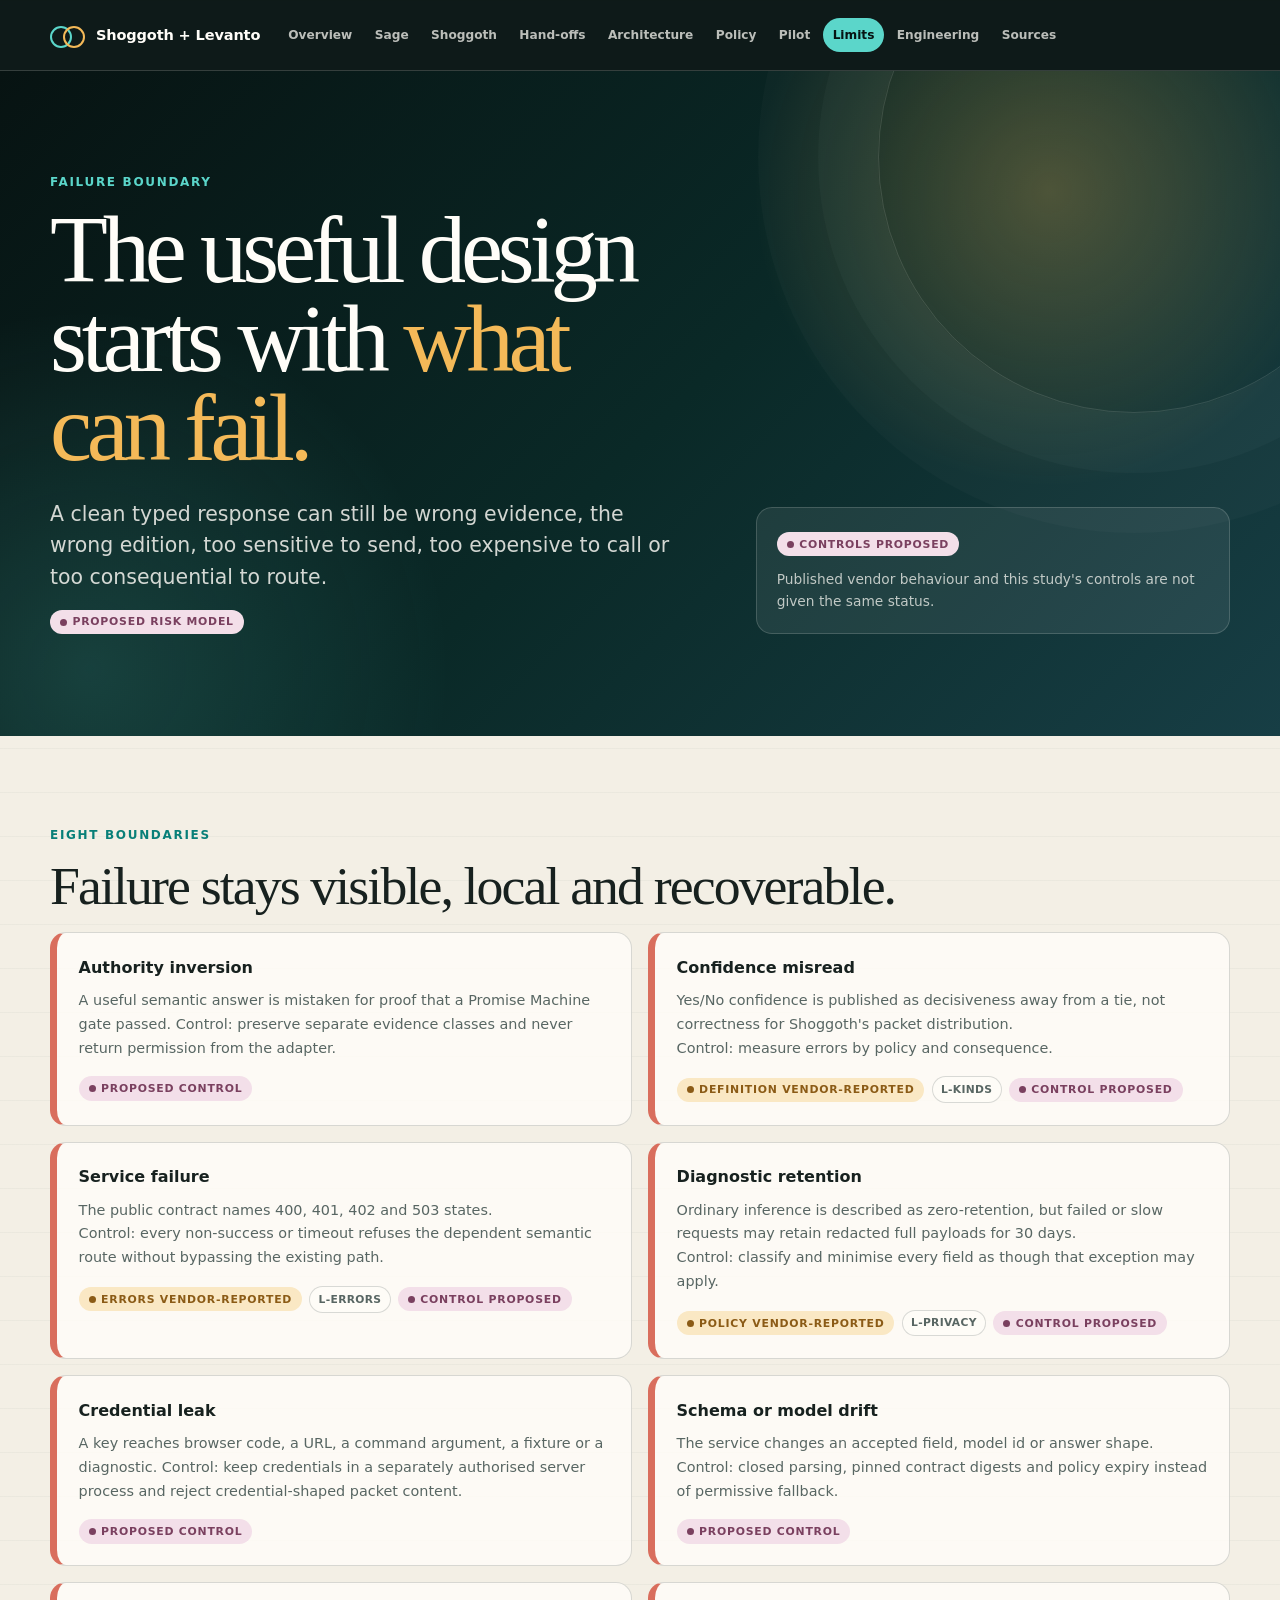
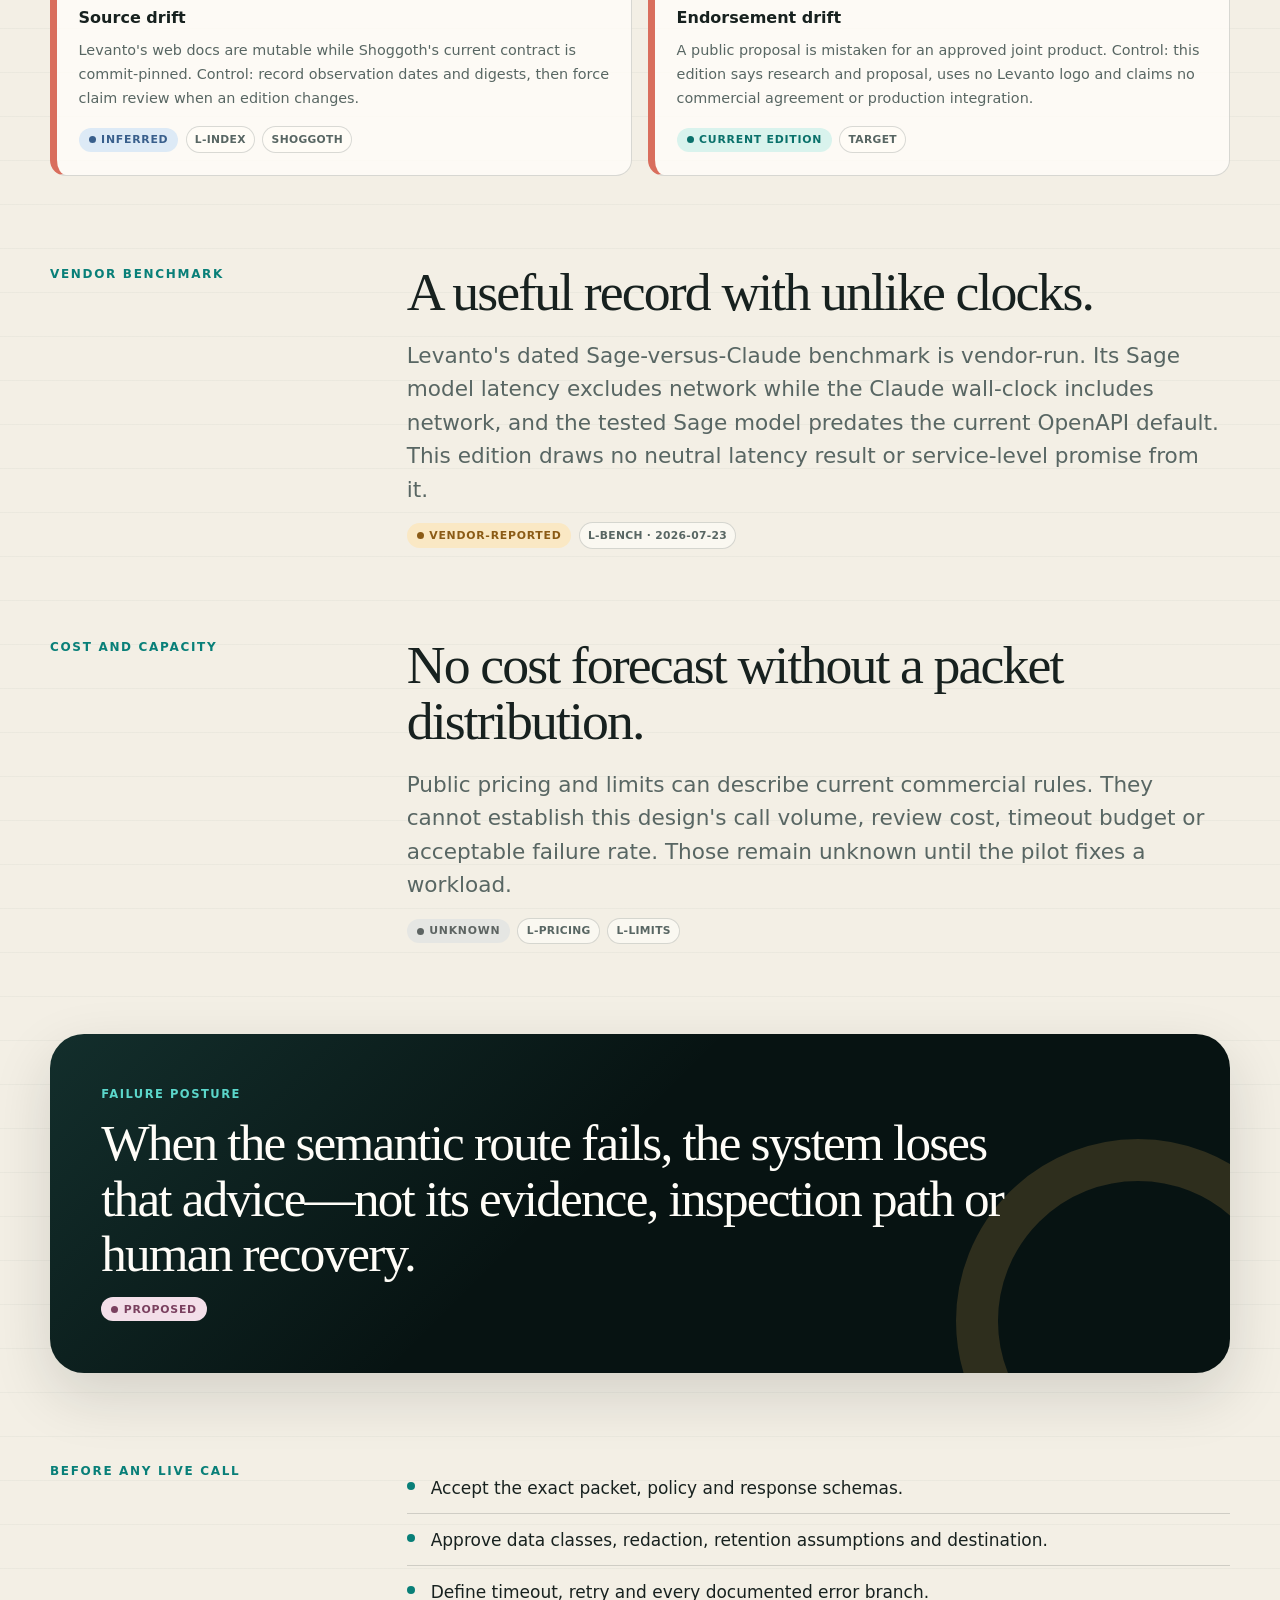
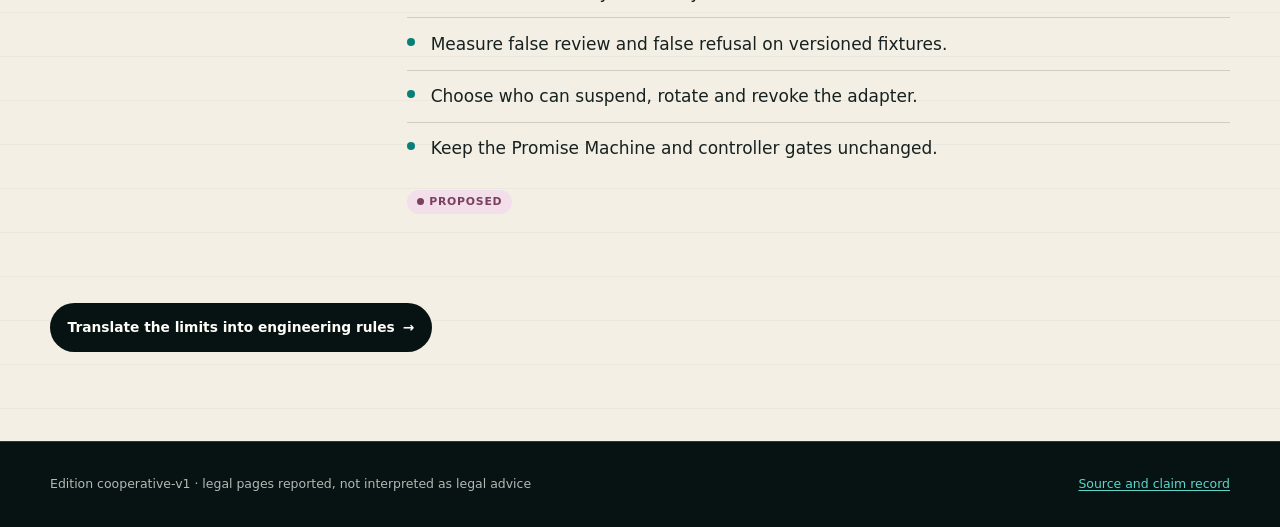
<file: limits.html>
<!doctype html>
<html lang="en">
<head>
  <meta charset="utf-8">
  <meta name="viewport" content="width=device-width, initial-scale=1">
  <meta name="description" content="Authority, confidence, privacy, service and source limits for the proposed design.">
  <meta name="theme-color" content="#071312">
  <meta property="og:type" content="website">
  <meta property="og:site_name" content="Shoggoth + Levanto">
  <meta property="og:title" content="Shoggoth + Levanto">
  <meta property="og:description" content="A second opinion. Not a second authority.">
  <meta property="og:url" content="https://laurenceday.github.io/shoggoth-and-levanto/limits.html">
  <meta property="og:image" content="https://laurenceday.github.io/shoggoth-and-levanto/assets/generated/social-preview.webp">
  <meta property="og:image:width" content="1200">
  <meta property="og:image:height" content="630">
  <meta property="og:image:alt" content="Shoggoth and Levanto meet at a cooperative threshold">
  <meta name="twitter:card" content="summary_large_image">
  <meta name="twitter:title" content="Shoggoth + Levanto">
  <meta name="twitter:description" content="A second opinion. Not a second authority.">
  <meta name="twitter:image" content="https://laurenceday.github.io/shoggoth-and-levanto/assets/generated/social-preview.webp">
  <link rel="canonical" href="https://laurenceday.github.io/shoggoth-and-levanto/limits.html">
  <title>Limits | Start with what can fail</title>
  <link rel="stylesheet" href="assets/style.css?v=20260827-4">
</head>
<body data-page="limits">
  <a class="skip-link" href="#main">Skip to content</a>
  <header class="site-header">
    <nav class="nav-shell" aria-label="Primary">
      <a class="brand" href="index.html"><span class="brand-mark" aria-hidden="true"></span><span>Shoggoth + Levanto</span></a>
      <div class="nav-links">
        <a href="index.html">Overview</a><a href="sage.html">Sage</a><a href="shoggoth.html">Shoggoth</a><a href="handoffs.html">Hand-offs</a><a href="architecture.html">Architecture</a><a href="policy.html">Policy</a><a href="pilot.html">Pilot</a><a href="limits.html" aria-current="page">Limits</a><a href="engineering-primer.html">Engineering</a><a href="sources.html">Sources</a>
      </div>
    </nav>
  </header>
  <main id="main">
    <section class="hero-shell">
      <div class="hero-grid">
        <div class="hero-copy">
          <p class="eyebrow">Failure boundary</p>
          <h1>The useful design starts with <em>what can fail.</em></h1>
          <p class="lede claim" data-claim="LIMITS-THESIS" data-status="proposed">A clean typed response can still be wrong evidence, the wrong edition, too sensitive to send, too expensive to call or too consequential to route.</p>
          <div class="claim-meta"><span class="status" data-status="proposed">Proposed risk model</span></div>
        </div>
        <aside class="status-stack" aria-label="Page status">
          <span class="status" data-status="proposed">Controls proposed</span>
          <p>Published vendor behaviour and this study's controls are not given the same status.</p>
        </aside>
      </div>
    </section>

    <div class="page-body">
      <section>
        <div class="section-heading">
          <p class="section-kicker">Eight boundaries</p>
          <h2>Failure stays visible, local and recoverable.</h2>
        </div>
        <div class="risk-grid">
          <article class="risk claim" data-claim="LIMIT-AUTHORITY" data-status="proposed">
            <h3>Authority inversion</h3>
            <p>A useful semantic answer is mistaken for proof that a Promise Machine gate passed. Control: preserve separate evidence classes and never return permission from the adapter.</p>
            <div class="claim-meta"><span class="status" data-status="proposed">Proposed control</span></div>
          </article>
          <article class="risk">
            <h3>Confidence misread</h3>
            <p class="claim" data-claim="LIMIT-CONFIDENCE" data-status="vendor-reported">Yes/No confidence is published as decisiveness away from a tie, not correctness for Shoggoth's packet distribution.</p>
            <p class="claim" data-claim="LIMIT-CONFIDENCE-CONTROL" data-status="proposed">Control: measure errors by policy and consequence.</p>
            <div class="claim-meta"><span class="status" data-status="vendor-reported">Definition vendor-reported</span><a class="source-chip" href="sources.html#src-L-KINDS">L-KINDS</a><span class="status" data-status="proposed">Control proposed</span></div>
          </article>
          <article class="risk">
            <h3>Service failure</h3>
            <p class="claim" data-claim="LIMIT-SERVICE" data-status="vendor-reported">The public contract names 400, 401, 402 and 503 states.</p>
            <p class="claim" data-claim="LIMIT-SERVICE-CONTROL" data-status="proposed">Control: every non-success or timeout refuses the dependent semantic route without bypassing the existing path.</p>
            <div class="claim-meta"><span class="status" data-status="vendor-reported">Errors vendor-reported</span><a class="source-chip" href="sources.html#src-L-ERRORS">L-ERRORS</a><span class="status" data-status="proposed">Control proposed</span></div>
          </article>
          <article class="risk">
            <h3>Diagnostic retention</h3>
            <p class="claim" data-claim="LIMIT-RETENTION" data-status="vendor-reported">Ordinary inference is described as zero-retention, but failed or slow requests may retain redacted full payloads for 30 days.</p>
            <p class="claim" data-claim="LIMIT-RETENTION-CONTROL" data-status="proposed">Control: classify and minimise every field as though that exception may apply.</p>
            <div class="claim-meta"><span class="status" data-status="vendor-reported">Policy vendor-reported</span><a class="source-chip" href="sources.html#src-L-PRIVACY">L-PRIVACY</a><span class="status" data-status="proposed">Control proposed</span></div>
          </article>
          <article class="risk claim" data-claim="LIMIT-CREDENTIALS" data-status="proposed">
            <h3>Credential leak</h3>
            <p>A key reaches browser code, a URL, a command argument, a fixture or a diagnostic. Control: keep credentials in a separately authorised server process and reject credential-shaped packet content.</p>
            <div class="claim-meta"><span class="status" data-status="proposed">Proposed control</span></div>
          </article>
          <article class="risk claim" data-claim="LIMIT-SCHEMA" data-status="proposed">
            <h3>Schema or model drift</h3>
            <p>The service changes an accepted field, model id or answer shape. Control: closed parsing, pinned contract digests and policy expiry instead of permissive fallback.</p>
            <div class="claim-meta"><span class="status" data-status="proposed">Proposed control</span></div>
          </article>
          <article class="risk claim" data-claim="LIMIT-SOURCE" data-status="inferred">
            <h3>Source drift</h3>
            <p>Levanto's web docs are mutable while Shoggoth's current contract is commit-pinned. Control: record observation dates and digests, then force claim review when an edition changes.</p>
            <div class="claim-meta"><span class="status" data-status="inferred">Inferred</span><a class="source-chip" href="sources.html#src-L-INDEX">L-INDEX</a><a class="source-chip" href="sources.html#src-SHOGGOTH">SHOGGOTH</a></div>
          </article>
          <article class="risk claim" data-claim="LIMIT-ENDORSEMENT" data-status="current">
            <h3>Endorsement drift</h3>
            <p>A public proposal is mistaken for an approved joint product. Control: this edition says research and proposal, uses no Levanto logo and claims no commercial agreement or production integration.</p>
            <div class="claim-meta"><span class="status" data-status="current">Current edition</span><a class="source-chip" href="sources.html#src-TARGET">TARGET</a></div>
          </article>
        </div>
      </section>

      <section class="section-grid">
        <p class="section-kicker">Vendor benchmark</p>
        <div class="prose claim" data-claim="LIMIT-BENCHMARK" data-status="vendor-reported">
          <h2>A useful record with unlike clocks.</h2>
          <p class="big-copy">Levanto's dated Sage-versus-Claude benchmark is vendor-run. Its Sage model latency excludes network while the Claude wall-clock includes network, and the tested Sage model predates the current OpenAPI default. This edition draws no neutral latency result or service-level promise from it.</p>
          <div class="claim-meta"><span class="status" data-status="vendor-reported">Vendor-reported</span><a class="source-chip" href="sources.html#src-L-BENCH">L-BENCH · 2026-07-23</a></div>
        </div>
      </section>

      <section class="section-grid">
        <p class="section-kicker">Cost and capacity</p>
        <div class="prose claim" data-claim="LIMIT-COST" data-status="unknown">
          <h2>No cost forecast without a packet distribution.</h2>
          <p class="big-copy">Public pricing and limits can describe current commercial rules. They cannot establish this design's call volume, review cost, timeout budget or acceptable failure rate. Those remain unknown until the pilot fixes a workload.</p>
          <div class="claim-meta"><span class="status" data-status="unknown">Unknown</span><a class="source-chip" href="sources.html#src-L-PRICING">L-PRICING</a><a class="source-chip" href="sources.html#src-L-LIMITS">L-LIMITS</a></div>
        </div>
      </section>

      <aside class="boundary-callout claim" data-claim="LIMIT-FAIL-CLOSED" data-status="proposed">
        <strong>Failure posture</strong>
        <p>When the semantic route fails, the system loses that advice—not its evidence, inspection path or human recovery.</p>
        <div class="claim-meta"><span class="status" data-status="proposed">Proposed</span></div>
      </aside>

      <section class="section-grid">
        <p class="section-kicker">Before any live call</p>
        <div>
          <ul class="check-list claim" data-claim="LIMIT-GATES" data-status="proposed">
            <li>Accept the exact packet, policy and response schemas.</li>
            <li>Approve data classes, redaction, retention assumptions and destination.</li>
            <li>Define timeout, retry and every documented error branch.</li>
            <li>Measure false review and false refusal on versioned fixtures.</li>
            <li>Choose who can suspend, rotate and revoke the adapter.</li>
            <li>Keep the Promise Machine and controller gates unchanged.</li>
          </ul>
          <div class="claim-meta"><span class="status" data-status="proposed">Proposed</span></div>
        </div>
      </section>

      <a class="next-link" href="engineering-primer.html">Translate the limits into engineering rules</a>
    </div>
  </main>
  <footer class="site-footer"><div class="footer-shell"><p data-edition="cooperative-v1">Edition cooperative-v1 · legal pages reported, not interpreted as legal advice</p><p><a href="sources.html">Source and claim record</a></p></div></footer>
</body>
</html>
</file>
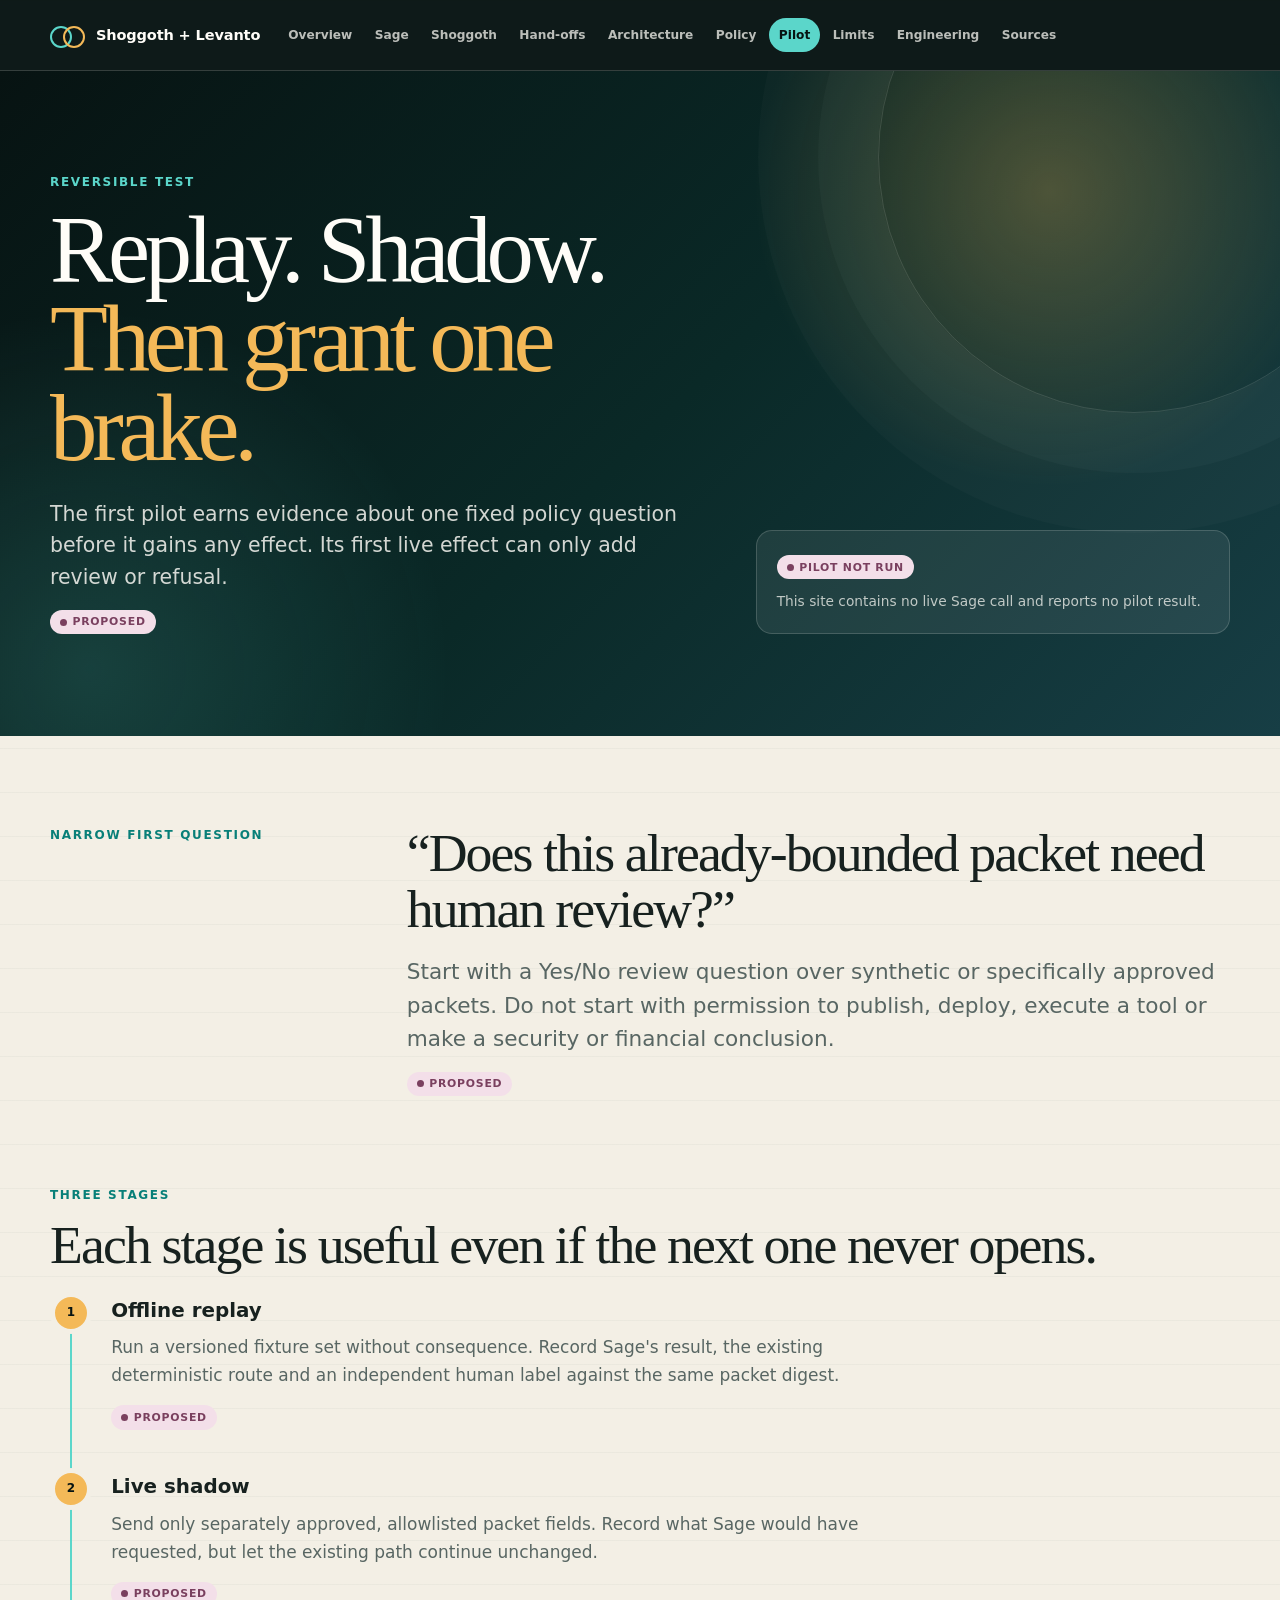
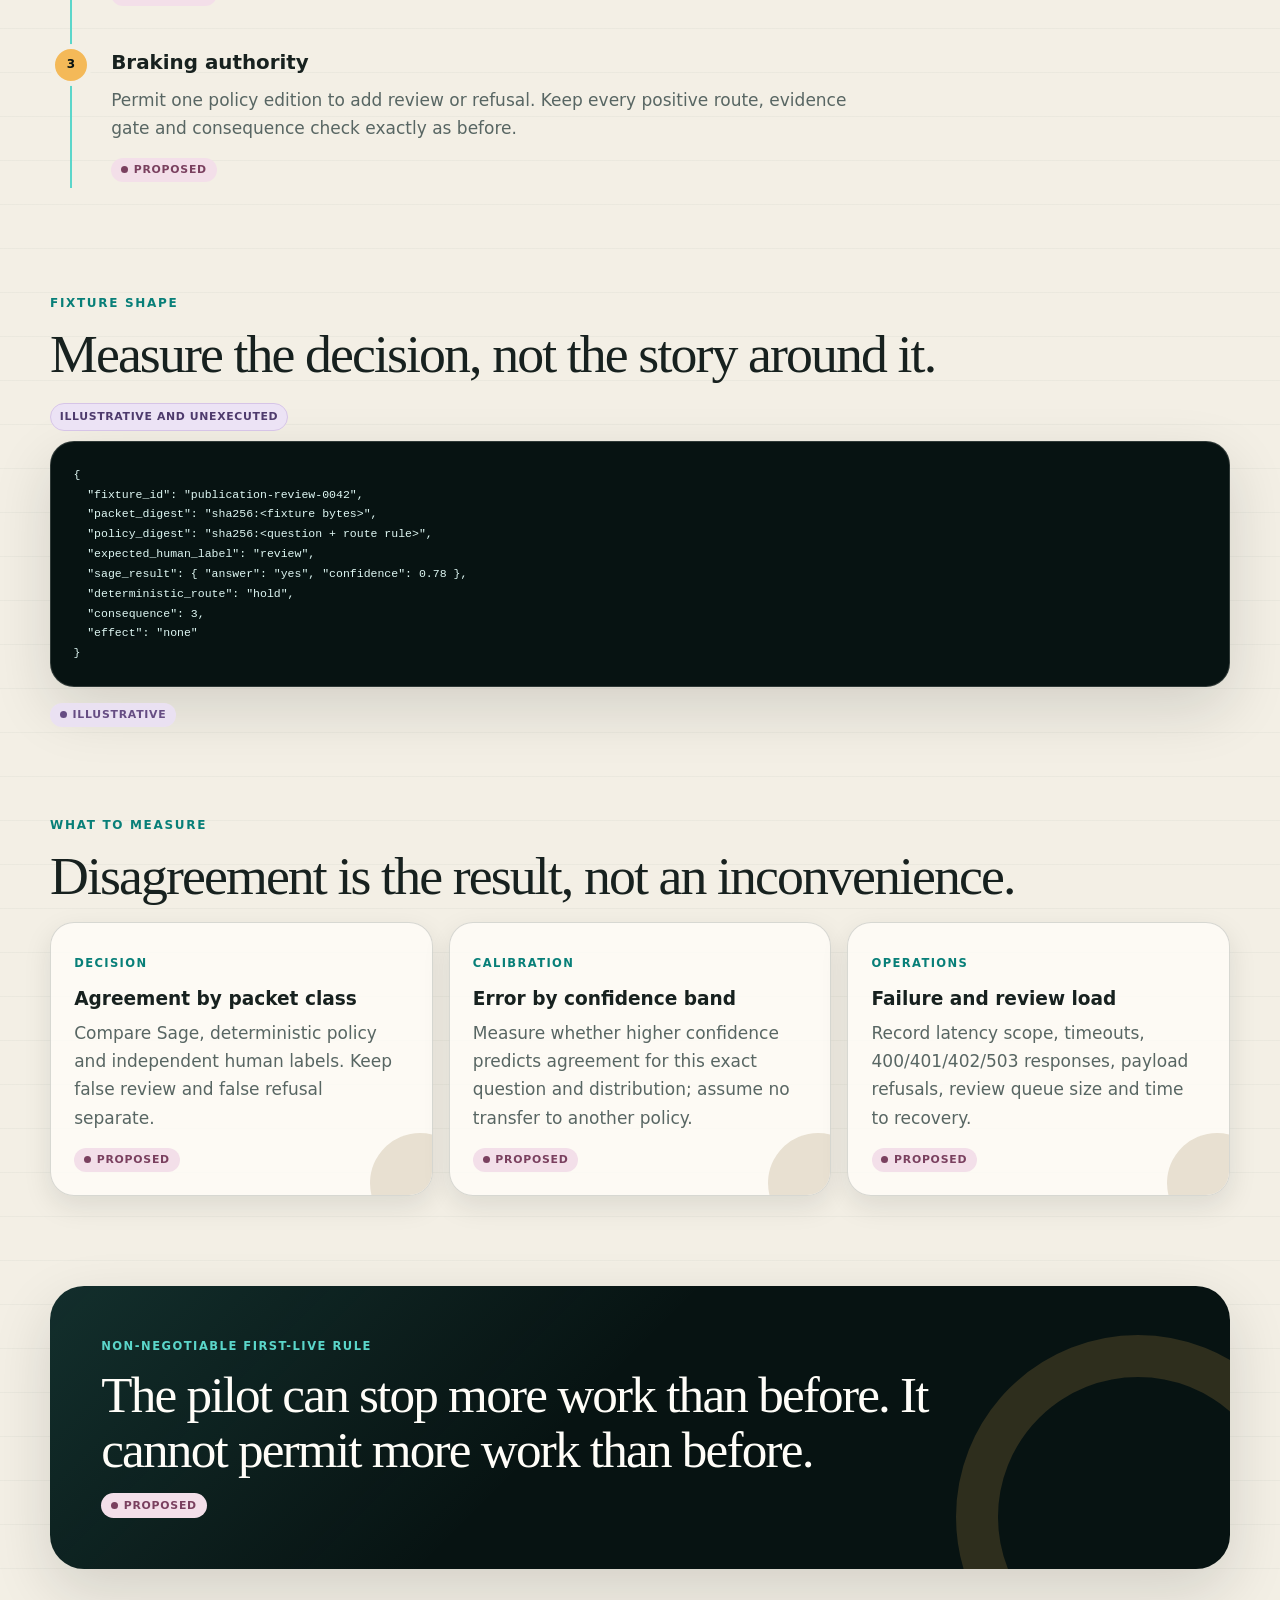
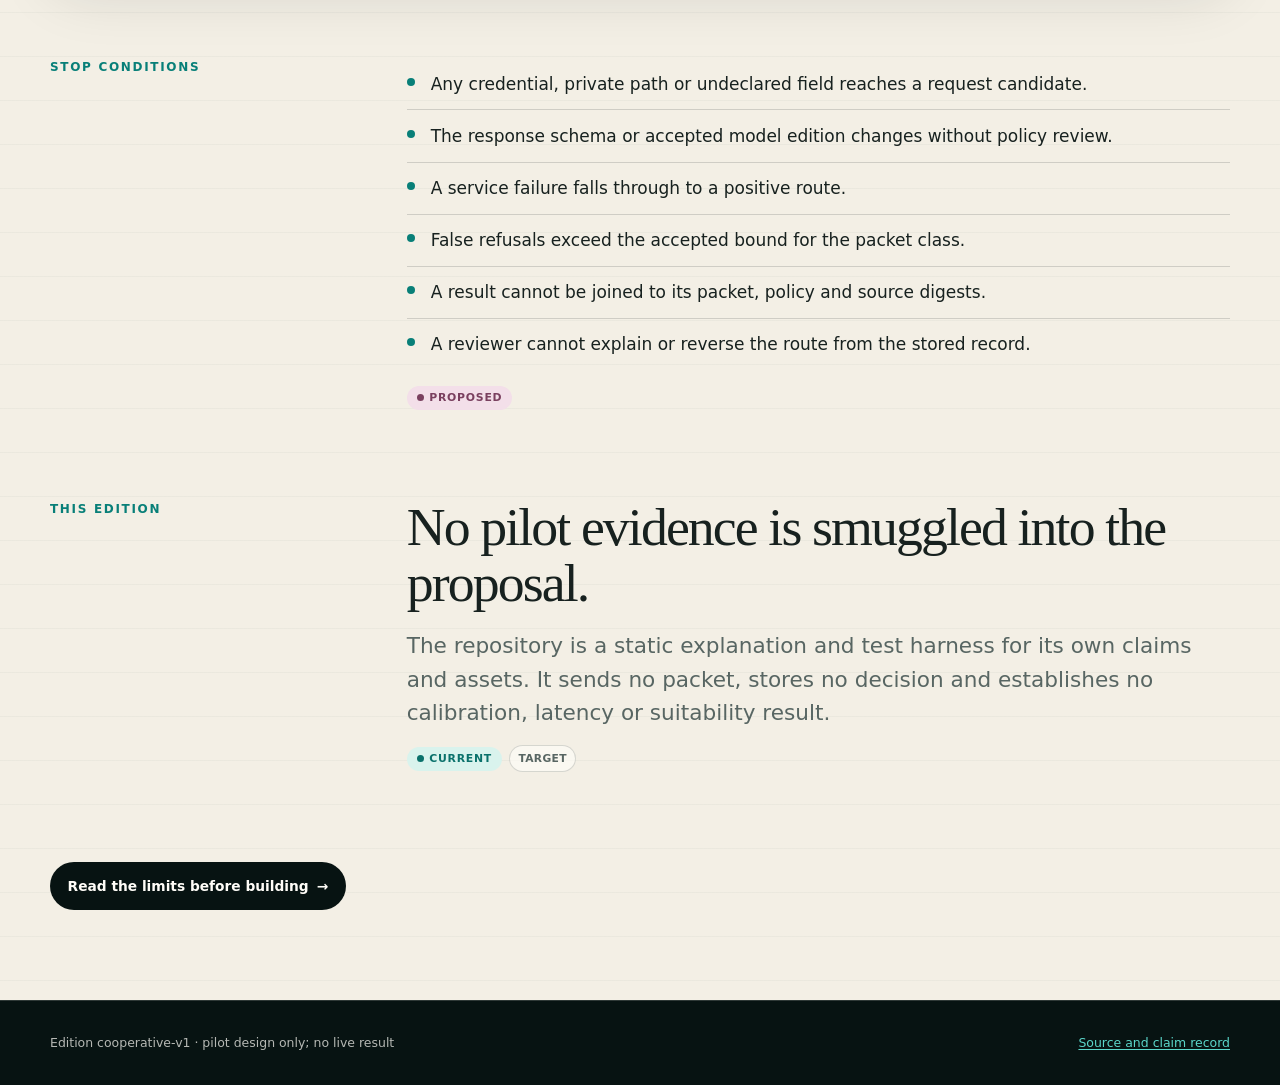
<file: pilot.html>
<!doctype html>
<html lang="en">
<head>
  <meta charset="utf-8">
  <meta name="viewport" content="width=device-width, initial-scale=1">
  <meta name="description" content="An offline-first, reversible pilot for an advisory Sage checkpoint.">
  <meta name="theme-color" content="#071312">
  <meta property="og:type" content="website">
  <meta property="og:site_name" content="Shoggoth + Levanto">
  <meta property="og:title" content="Shoggoth + Levanto">
  <meta property="og:description" content="A second opinion. Not a second authority.">
  <meta property="og:url" content="https://laurenceday.github.io/shoggoth-and-levanto/pilot.html">
  <meta property="og:image" content="https://laurenceday.github.io/shoggoth-and-levanto/assets/generated/social-preview.webp">
  <meta property="og:image:width" content="1200">
  <meta property="og:image:height" content="630">
  <meta property="og:image:alt" content="Shoggoth and Levanto meet at a cooperative threshold">
  <meta name="twitter:card" content="summary_large_image">
  <meta name="twitter:title" content="Shoggoth + Levanto">
  <meta name="twitter:description" content="A second opinion. Not a second authority.">
  <meta name="twitter:image" content="https://laurenceday.github.io/shoggoth-and-levanto/assets/generated/social-preview.webp">
  <link rel="canonical" href="https://laurenceday.github.io/shoggoth-and-levanto/pilot.html">
  <title>Pilot | Replay, shadow, brake</title>
  <link rel="stylesheet" href="assets/style.css?v=20260827-4">
</head>
<body data-page="pilot">
  <a class="skip-link" href="#main">Skip to content</a>
  <header class="site-header">
    <nav class="nav-shell" aria-label="Primary">
      <a class="brand" href="index.html"><span class="brand-mark" aria-hidden="true"></span><span>Shoggoth + Levanto</span></a>
      <div class="nav-links">
        <a href="index.html">Overview</a><a href="sage.html">Sage</a><a href="shoggoth.html">Shoggoth</a><a href="handoffs.html">Hand-offs</a><a href="architecture.html">Architecture</a><a href="policy.html">Policy</a><a href="pilot.html" aria-current="page">Pilot</a><a href="limits.html">Limits</a><a href="engineering-primer.html">Engineering</a><a href="sources.html">Sources</a>
      </div>
    </nav>
  </header>
  <main id="main">
    <section class="hero-shell">
      <div class="hero-grid">
        <div class="hero-copy">
          <p class="eyebrow">Reversible test</p>
          <h1>Replay. Shadow.<br><em>Then grant one brake.</em></h1>
          <p class="lede claim" data-claim="PILOT-THESIS" data-status="proposed">The first pilot earns evidence about one fixed policy question before it gains any effect. Its first live effect can only add review or refusal.</p>
          <div class="claim-meta"><span class="status" data-status="proposed">Proposed</span></div>
        </div>
        <aside class="status-stack" aria-label="Page status">
          <span class="status" data-status="proposed">Pilot not run</span>
          <p>This site contains no live Sage call and reports no pilot result.</p>
        </aside>
      </div>
    </section>

    <div class="page-body">
      <section class="intro-grid">
        <p class="section-kicker">Narrow first question</p>
        <div class="prose claim" data-claim="PILOT-QUESTION" data-status="proposed">
          <h2>“Does this already-bounded packet need human review?”</h2>
          <p class="big-copy">Start with a Yes/No review question over synthetic or specifically approved packets. Do not start with permission to publish, deploy, execute a tool or make a security or financial conclusion.</p>
          <div class="claim-meta"><span class="status" data-status="proposed">Proposed</span></div>
        </div>
      </section>

      <section>
        <div class="section-heading">
          <p class="section-kicker">Three stages</p>
          <h2>Each stage is useful even if the next one never opens.</h2>
        </div>
        <div class="timeline">
          <article class="timeline-item claim" data-claim="PILOT-REPLAY" data-status="proposed">
            <span class="timeline-number">1</span>
            <div class="timeline-copy">
              <h3>Offline replay</h3>
              <p>Run a versioned fixture set without consequence. Record Sage's result, the existing deterministic route and an independent human label against the same packet digest.</p>
              <div class="claim-meta"><span class="status" data-status="proposed">Proposed</span></div>
            </div>
          </article>
          <article class="timeline-item claim" data-claim="PILOT-SHADOW" data-status="proposed">
            <span class="timeline-number">2</span>
            <div class="timeline-copy">
              <h3>Live shadow</h3>
              <p>Send only separately approved, allowlisted packet fields. Record what Sage would have requested, but let the existing path continue unchanged.</p>
              <div class="claim-meta"><span class="status" data-status="proposed">Proposed</span></div>
            </div>
          </article>
          <article class="timeline-item claim" id="braking-authority" data-claim="PILOT-BRAKE" data-status="proposed">
            <span class="timeline-number">3</span>
            <div class="timeline-copy">
              <h3>Braking authority</h3>
              <p>Permit one policy edition to add review or refusal. Keep every positive route, evidence gate and consequence check exactly as before.</p>
              <div class="claim-meta"><span class="status" data-status="proposed">Proposed</span></div>
            </div>
          </article>
        </div>
      </section>

      <section>
        <div class="section-heading">
          <p class="section-kicker">Fixture shape</p>
          <h2>Measure the decision, not the story around it.</h2>
        </div>
        <div class="claim" data-claim="PILOT-FIXTURE" data-status="illustrative">
          <span class="example-label">Illustrative and unexecuted</span>
          <pre class="code-sample"><code>{
  "fixture_id": "publication-review-0042",
  "packet_digest": "sha256:&lt;fixture bytes&gt;",
  "policy_digest": "sha256:&lt;question + route rule&gt;",
  "expected_human_label": "review",
  "sage_result": { "answer": "yes", "confidence": 0.78 },
  "deterministic_route": "hold",
  "consequence": 3,
  "effect": "none"
}</code></pre>
          <div class="claim-meta"><span class="status" data-status="illustrative">Illustrative</span></div>
        </div>
      </section>

      <section>
        <div class="section-heading">
          <p class="section-kicker">What to measure</p>
          <h2>Disagreement is the result, not an inconvenience.</h2>
        </div>
        <div class="card-grid">
          <article class="card claim" data-claim="PILOT-MEASURE-DISAGREEMENT" data-status="proposed">
            <span class="card-index">Decision</span><h3>Agreement by packet class</h3>
            <p>Compare Sage, deterministic policy and independent human labels. Keep false review and false refusal separate.</p>
            <div class="claim-meta"><span class="status" data-status="proposed">Proposed</span></div>
          </article>
          <article class="card claim" data-claim="PILOT-MEASURE-CONFIDENCE" data-status="proposed">
            <span class="card-index">Calibration</span><h3>Error by confidence band</h3>
            <p>Measure whether higher confidence predicts agreement for this exact question and distribution; assume no transfer to another policy.</p>
            <div class="claim-meta"><span class="status" data-status="proposed">Proposed</span></div>
          </article>
          <article class="card claim" data-claim="PILOT-MEASURE-OPS" data-status="proposed">
            <span class="card-index">Operations</span><h3>Failure and review load</h3>
            <p>Record latency scope, timeouts, 400/401/402/503 responses, payload refusals, review queue size and time to recovery.</p>
            <div class="claim-meta"><span class="status" data-status="proposed">Proposed</span></div>
          </article>
        </div>
      </section>

      <aside class="boundary-callout claim" data-claim="PILOT-ASYMMETRY" data-status="proposed">
        <strong>Non-negotiable first-live rule</strong>
        <p>The pilot can stop more work than before. It cannot permit more work than before.</p>
        <div class="claim-meta"><span class="status" data-status="proposed">Proposed</span></div>
      </aside>

      <section class="section-grid">
        <p class="section-kicker">Stop conditions</p>
        <div>
          <ul class="check-list claim" data-claim="PILOT-STOPS" data-status="proposed">
            <li>Any credential, private path or undeclared field reaches a request candidate.</li>
            <li>The response schema or accepted model edition changes without policy review.</li>
            <li>A service failure falls through to a positive route.</li>
            <li>False refusals exceed the accepted bound for the packet class.</li>
            <li>A result cannot be joined to its packet, policy and source digests.</li>
            <li>A reviewer cannot explain or reverse the route from the stored record.</li>
          </ul>
          <div class="claim-meta"><span class="status" data-status="proposed">Proposed</span></div>
        </div>
      </section>

      <section class="section-grid">
        <p class="section-kicker">This edition</p>
        <div class="prose claim" data-claim="PILOT-NOT-RUN" data-status="current">
          <h2>No pilot evidence is smuggled into the proposal.</h2>
          <p class="big-copy">The repository is a static explanation and test harness for its own claims and assets. It sends no packet, stores no decision and establishes no calibration, latency or suitability result.</p>
          <div class="claim-meta"><span class="status" data-status="current">Current</span><a class="source-chip" href="sources.html#src-TARGET">TARGET</a></div>
        </div>
      </section>

      <a class="next-link" href="limits.html">Read the limits before building</a>
    </div>
  </main>
  <footer class="site-footer"><div class="footer-shell"><p data-edition="cooperative-v1">Edition cooperative-v1 · pilot design only; no live result</p><p><a href="sources.html">Source and claim record</a></p></div></footer>
</body>
</html>
</file>
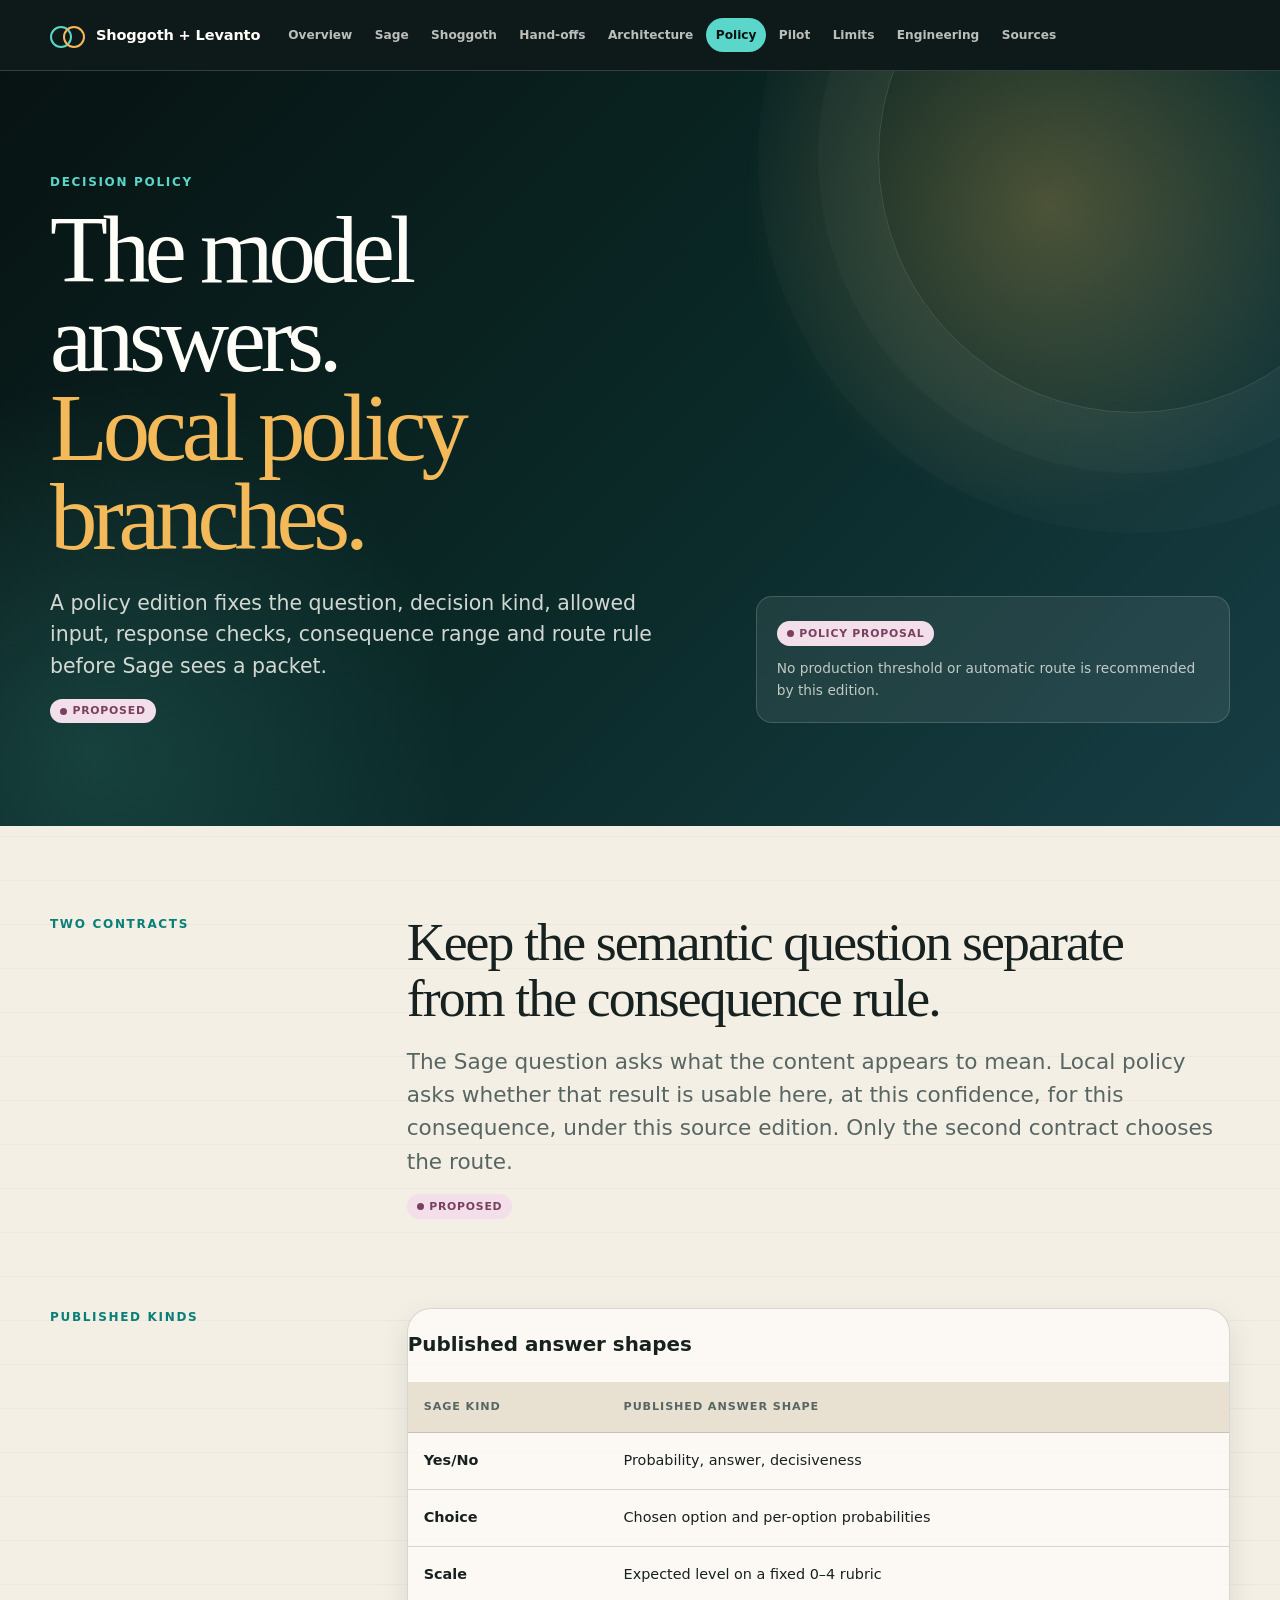
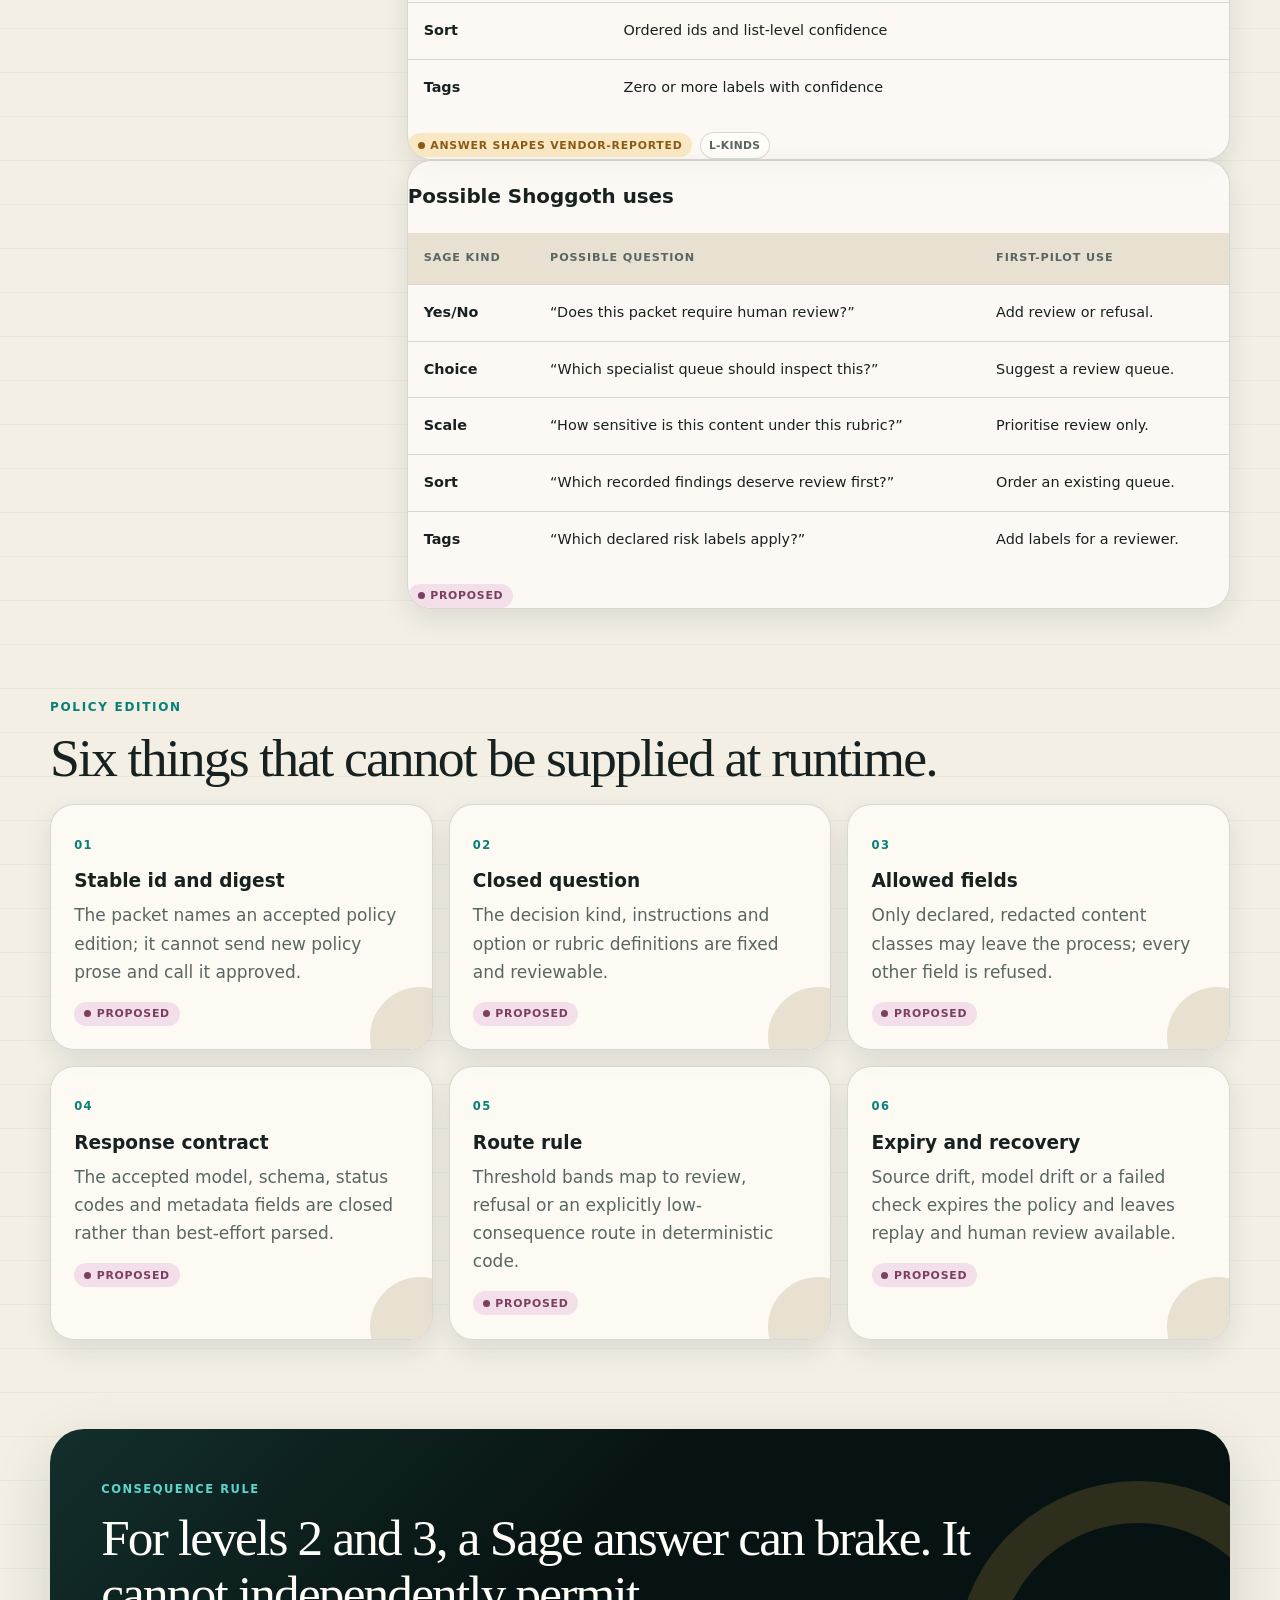
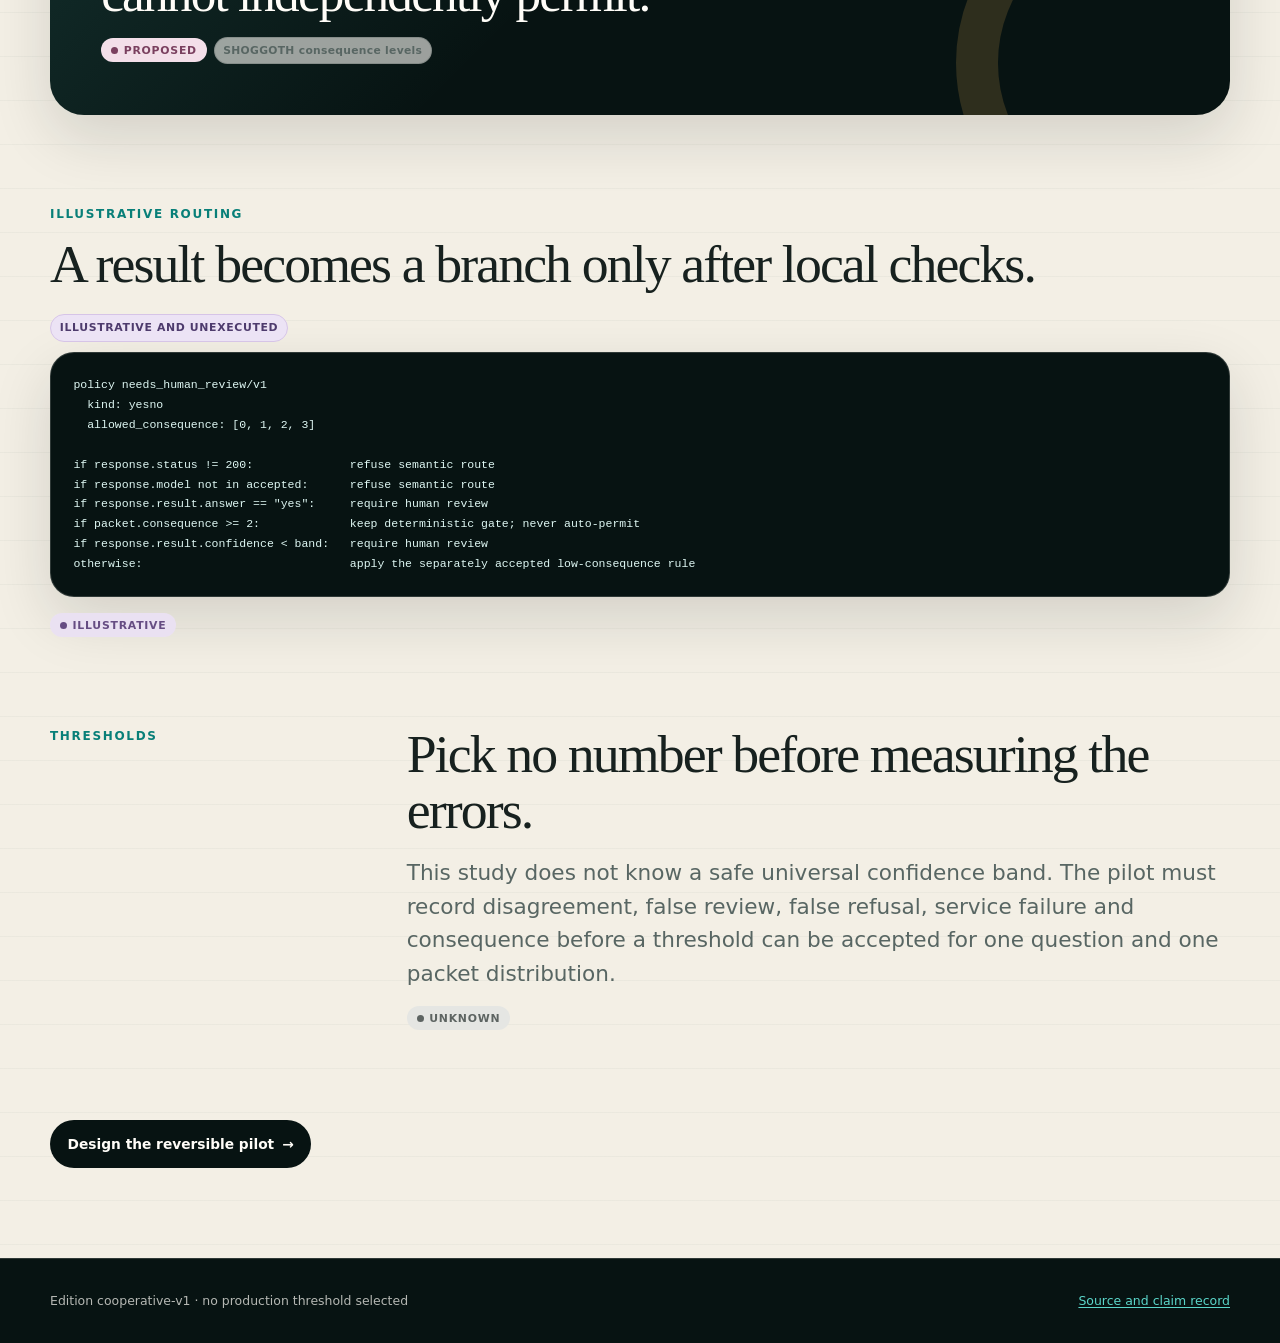
<file: policy.html>
<!doctype html>
<html lang="en">
<head>
  <meta charset="utf-8">
  <meta name="viewport" content="width=device-width, initial-scale=1">
  <meta name="description" content="A proposed policy split between Sage decision signals and deterministic Shoggoth routes.">
  <meta name="theme-color" content="#071312">
  <meta property="og:type" content="website">
  <meta property="og:site_name" content="Shoggoth + Levanto">
  <meta property="og:title" content="Shoggoth + Levanto">
  <meta property="og:description" content="A second opinion. Not a second authority.">
  <meta property="og:url" content="https://laurenceday.github.io/shoggoth-and-levanto/policy.html">
  <meta property="og:image" content="https://laurenceday.github.io/shoggoth-and-levanto/assets/generated/social-preview.webp">
  <meta property="og:image:width" content="1200">
  <meta property="og:image:height" content="630">
  <meta property="og:image:alt" content="Shoggoth and Levanto meet at a cooperative threshold">
  <meta name="twitter:card" content="summary_large_image">
  <meta name="twitter:title" content="Shoggoth + Levanto">
  <meta name="twitter:description" content="A second opinion. Not a second authority.">
  <meta name="twitter:image" content="https://laurenceday.github.io/shoggoth-and-levanto/assets/generated/social-preview.webp">
  <link rel="canonical" href="https://laurenceday.github.io/shoggoth-and-levanto/policy.html">
  <title>Policy | Question, signal, local route</title>
  <link rel="stylesheet" href="assets/style.css?v=20260827-4">
</head>
<body data-page="policy">
  <a class="skip-link" href="#main">Skip to content</a>
  <header class="site-header">
    <nav class="nav-shell" aria-label="Primary">
      <a class="brand" href="index.html"><span class="brand-mark" aria-hidden="true"></span><span>Shoggoth + Levanto</span></a>
      <div class="nav-links">
        <a href="index.html">Overview</a><a href="sage.html">Sage</a><a href="shoggoth.html">Shoggoth</a><a href="handoffs.html">Hand-offs</a><a href="architecture.html">Architecture</a><a href="policy.html" aria-current="page">Policy</a><a href="pilot.html">Pilot</a><a href="limits.html">Limits</a><a href="engineering-primer.html">Engineering</a><a href="sources.html">Sources</a>
      </div>
    </nav>
  </header>
  <main id="main">
    <section class="hero-shell">
      <div class="hero-grid">
        <div class="hero-copy">
          <p class="eyebrow">Decision policy</p>
          <h1>The model answers.<br><em>Local policy branches.</em></h1>
          <p class="lede claim" data-claim="POLICY-THESIS" data-status="proposed">A policy edition fixes the question, decision kind, allowed input, response checks, consequence range and route rule before Sage sees a packet.</p>
          <div class="claim-meta"><span class="status" data-status="proposed">Proposed</span></div>
        </div>
        <aside class="status-stack" aria-label="Page status">
          <span class="status" data-status="proposed">Policy proposal</span>
          <p>No production threshold or automatic route is recommended by this edition.</p>
        </aside>
      </div>
    </section>

    <div class="page-body">
      <section class="intro-grid">
        <p class="section-kicker">Two contracts</p>
        <div class="prose claim" data-claim="POLICY-SPLIT" data-status="proposed">
          <h2>Keep the semantic question separate from the consequence rule.</h2>
          <p class="big-copy">The Sage question asks what the content appears to mean. Local policy asks whether that result is usable here, at this confidence, for this consequence, under this source edition. Only the second contract chooses the route.</p>
          <div class="claim-meta"><span class="status" data-status="proposed">Proposed</span></div>
        </div>
      </section>

      <section class="section-grid">
        <p class="section-kicker">Published kinds</p>
        <div>
          <div class="data-table-wrap claim" data-claim="POLICY-KINDS" data-status="vendor-reported">
            <h3>Published answer shapes</h3>
            <table class="data-table">
              <thead><tr><th>Sage kind</th><th>Published answer shape</th></tr></thead>
              <tbody>
                <tr><td>Yes/No</td><td>Probability, answer, decisiveness</td></tr>
                <tr><td>Choice</td><td>Chosen option and per-option probabilities</td></tr>
                <tr><td>Scale</td><td>Expected level on a fixed 0–4 rubric</td></tr>
                <tr><td>Sort</td><td>Ordered ids and list-level confidence</td></tr>
                <tr><td>Tags</td><td>Zero or more labels with confidence</td></tr>
              </tbody>
            </table>
            <div class="claim-meta">
              <span class="status" data-status="vendor-reported">Answer shapes vendor-reported</span>
              <a class="source-chip" href="sources.html#src-L-KINDS">L-KINDS</a>
            </div>
          </div>
          <div class="data-table-wrap claim" data-claim="POLICY-KINDS-USES" data-status="proposed">
            <h3>Possible Shoggoth uses</h3>
            <table class="data-table">
              <thead><tr><th>Sage kind</th><th>Possible question</th><th>First-pilot use</th></tr></thead>
              <tbody>
                <tr><td>Yes/No</td><td>“Does this packet require human review?”</td><td>Add review or refusal.</td></tr>
                <tr><td>Choice</td><td>“Which specialist queue should inspect this?”</td><td>Suggest a review queue.</td></tr>
                <tr><td>Scale</td><td>“How sensitive is this content under this rubric?”</td><td>Prioritise review only.</td></tr>
                <tr><td>Sort</td><td>“Which recorded findings deserve review first?”</td><td>Order an existing queue.</td></tr>
                <tr><td>Tags</td><td>“Which declared risk labels apply?”</td><td>Add labels for a reviewer.</td></tr>
              </tbody>
            </table>
            <div class="claim-meta"><span class="status" data-status="proposed">Proposed</span></div>
          </div>
        </div>
      </section>

      <section>
        <div class="section-heading">
          <p class="section-kicker">Policy edition</p>
          <h2>Six things that cannot be supplied at runtime.</h2>
        </div>
        <div class="card-grid">
          <article class="card claim" data-claim="POLICY-ID" data-status="proposed">
            <span class="card-index">01</span><h3>Stable id and digest</h3>
            <p>The packet names an accepted policy edition; it cannot send new policy prose and call it approved.</p>
            <div class="claim-meta"><span class="status" data-status="proposed">Proposed</span></div>
          </article>
          <article class="card claim" data-claim="POLICY-QUESTION" data-status="proposed">
            <span class="card-index">02</span><h3>Closed question</h3>
            <p>The decision kind, instructions and option or rubric definitions are fixed and reviewable.</p>
            <div class="claim-meta"><span class="status" data-status="proposed">Proposed</span></div>
          </article>
          <article class="card claim" data-claim="POLICY-ALLOWLIST" data-status="proposed">
            <span class="card-index">03</span><h3>Allowed fields</h3>
            <p>Only declared, redacted content classes may leave the process; every other field is refused.</p>
            <div class="claim-meta"><span class="status" data-status="proposed">Proposed</span></div>
          </article>
          <article class="card claim" data-claim="POLICY-RESPONSE" data-status="proposed">
            <span class="card-index">04</span><h3>Response contract</h3>
            <p>The accepted model, schema, status codes and metadata fields are closed rather than best-effort parsed.</p>
            <div class="claim-meta"><span class="status" data-status="proposed">Proposed</span></div>
          </article>
          <article class="card claim" data-claim="POLICY-ROUTE" data-status="proposed">
            <span class="card-index">05</span><h3>Route rule</h3>
            <p>Threshold bands map to review, refusal or an explicitly low-consequence route in deterministic code.</p>
            <div class="claim-meta"><span class="status" data-status="proposed">Proposed</span></div>
          </article>
          <article class="card claim" data-claim="POLICY-EXPIRY" data-status="proposed">
            <span class="card-index">06</span><h3>Expiry and recovery</h3>
            <p>Source drift, model drift or a failed check expires the policy and leaves replay and human review available.</p>
            <div class="claim-meta"><span class="status" data-status="proposed">Proposed</span></div>
          </article>
        </div>
      </section>

      <aside class="boundary-callout claim" data-claim="POLICY-CONSEQUENCE" data-status="proposed">
        <strong>Consequence rule</strong>
        <p>For levels 2 and 3, a Sage answer can brake. It cannot independently permit.</p>
        <div class="claim-meta"><span class="status" data-status="proposed">Proposed</span><a class="source-chip" href="sources.html#src-SHOGGOTH">SHOGGOTH consequence levels</a></div>
      </aside>

      <section>
        <div class="section-heading">
          <p class="section-kicker">Illustrative routing</p>
          <h2>A result becomes a branch only after local checks.</h2>
        </div>
        <div class="claim" data-claim="POLICY-EXAMPLE" data-status="illustrative">
          <span class="example-label">Illustrative and unexecuted</span>
          <pre class="code-sample"><code>policy needs_human_review/v1
  kind: yesno
  allowed_consequence: [0, 1, 2, 3]

if response.status != 200:              refuse semantic route
if response.model not in accepted:      refuse semantic route
if response.result.answer == "yes":     require human review
if packet.consequence &gt;= 2:             keep deterministic gate; never auto-permit
if response.result.confidence &lt; band:   require human review
otherwise:                              apply the separately accepted low-consequence rule</code></pre>
          <div class="claim-meta"><span class="status" data-status="illustrative">Illustrative</span></div>
        </div>
      </section>

      <section class="section-grid">
        <p class="section-kicker">Thresholds</p>
        <div class="prose">
          <div class="claim" data-claim="POLICY-THRESHOLD" data-status="unknown">
            <h2>Pick no number before measuring the errors.</h2>
            <p class="big-copy">This study does not know a safe universal confidence band. The pilot must record disagreement, false review, false refusal, service failure and consequence before a threshold can be accepted for one question and one packet distribution.</p>
            <div class="claim-meta"><span class="status" data-status="unknown">Unknown</span></div>
          </div>
        </div>
      </section>

      <a class="next-link" href="pilot.html">Design the reversible pilot</a>
    </div>
  </main>
  <footer class="site-footer"><div class="footer-shell"><p data-edition="cooperative-v1">Edition cooperative-v1 · no production threshold selected</p><p><a href="sources.html">Source and claim record</a></p></div></footer>
</body>
</html>
</file>
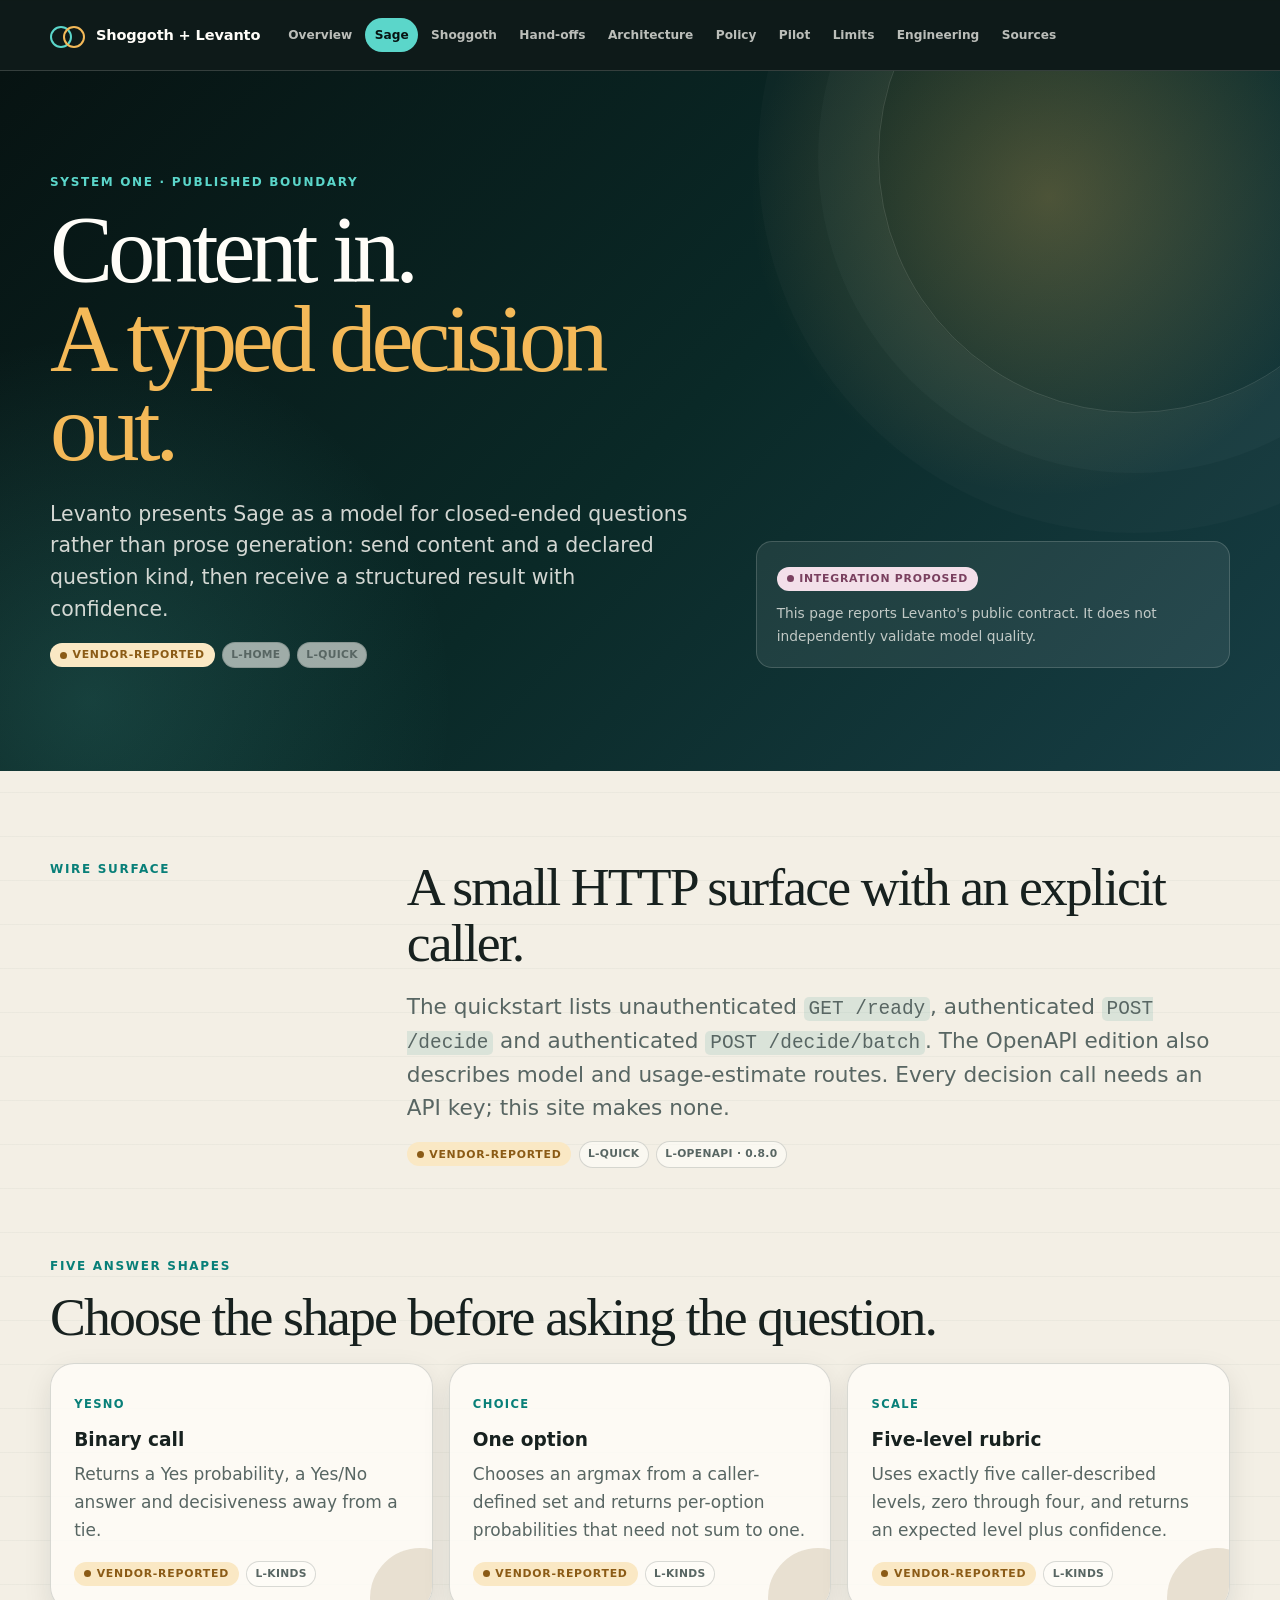
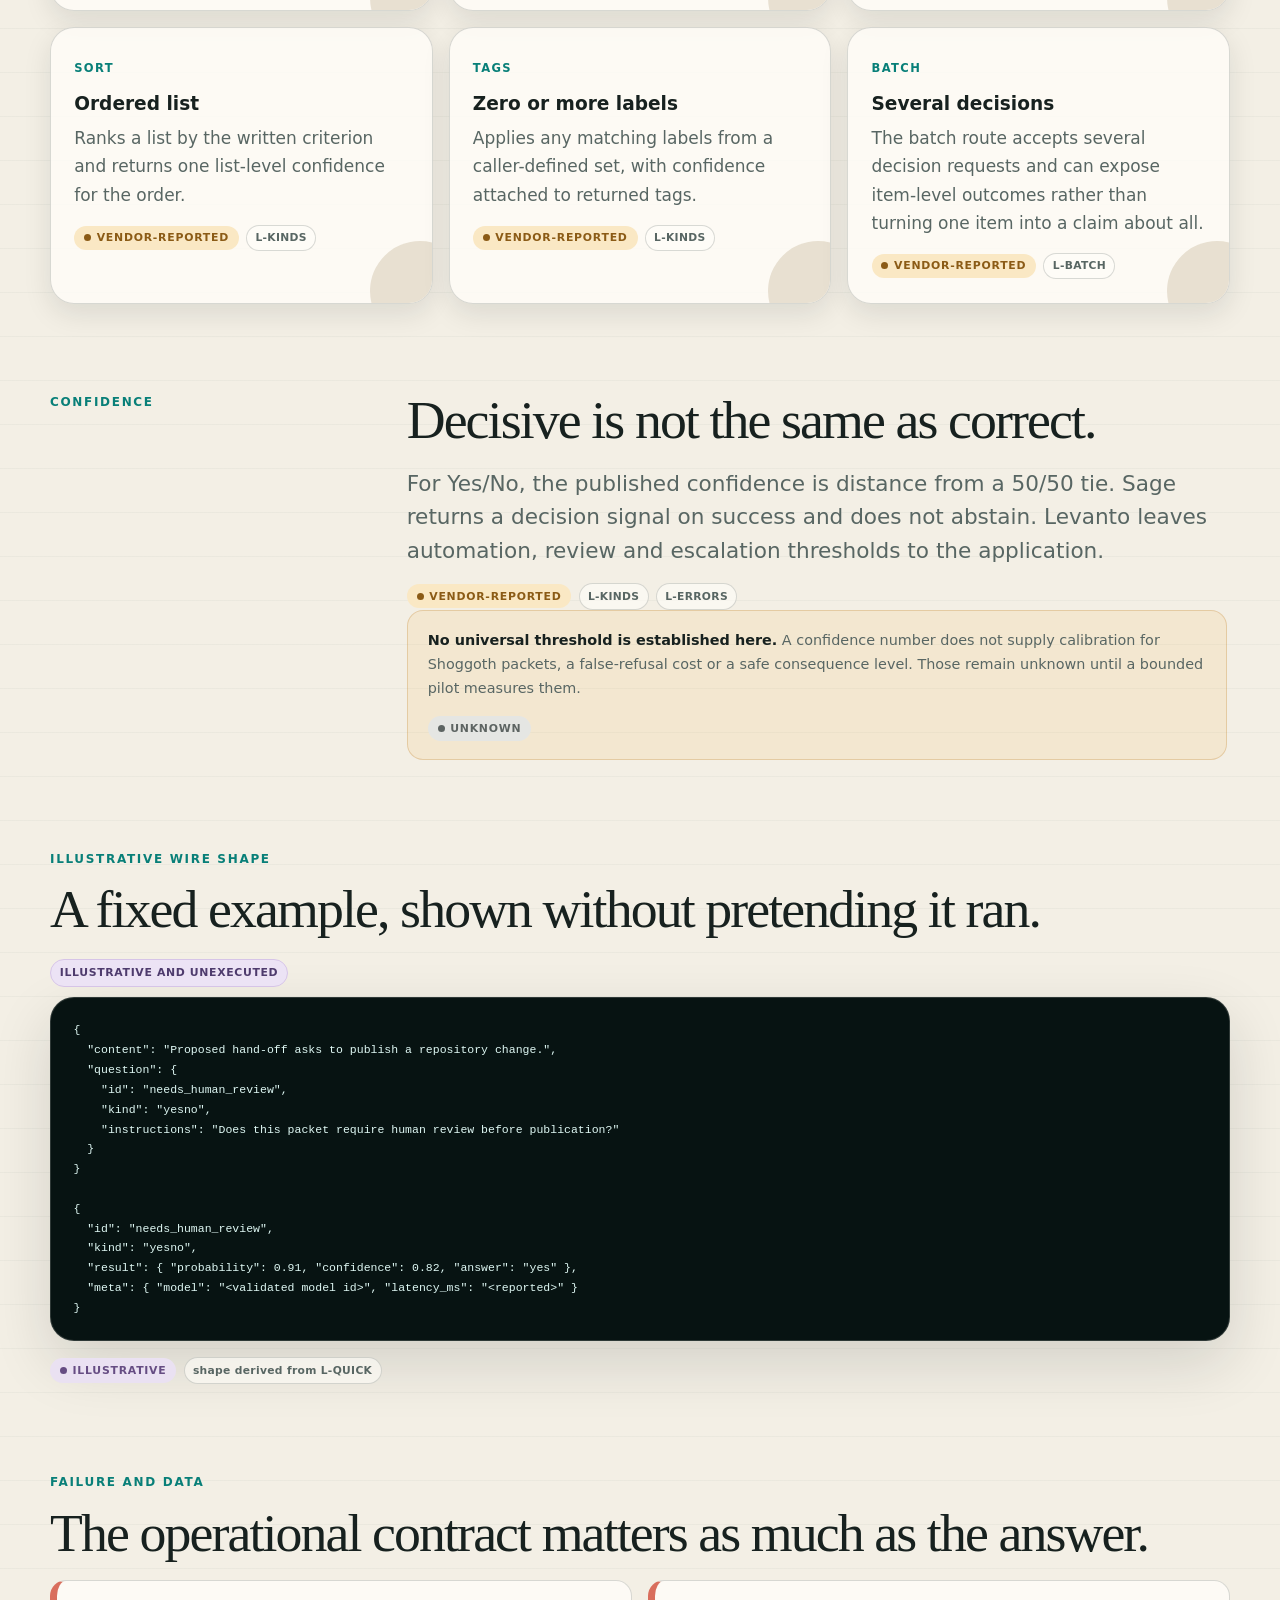
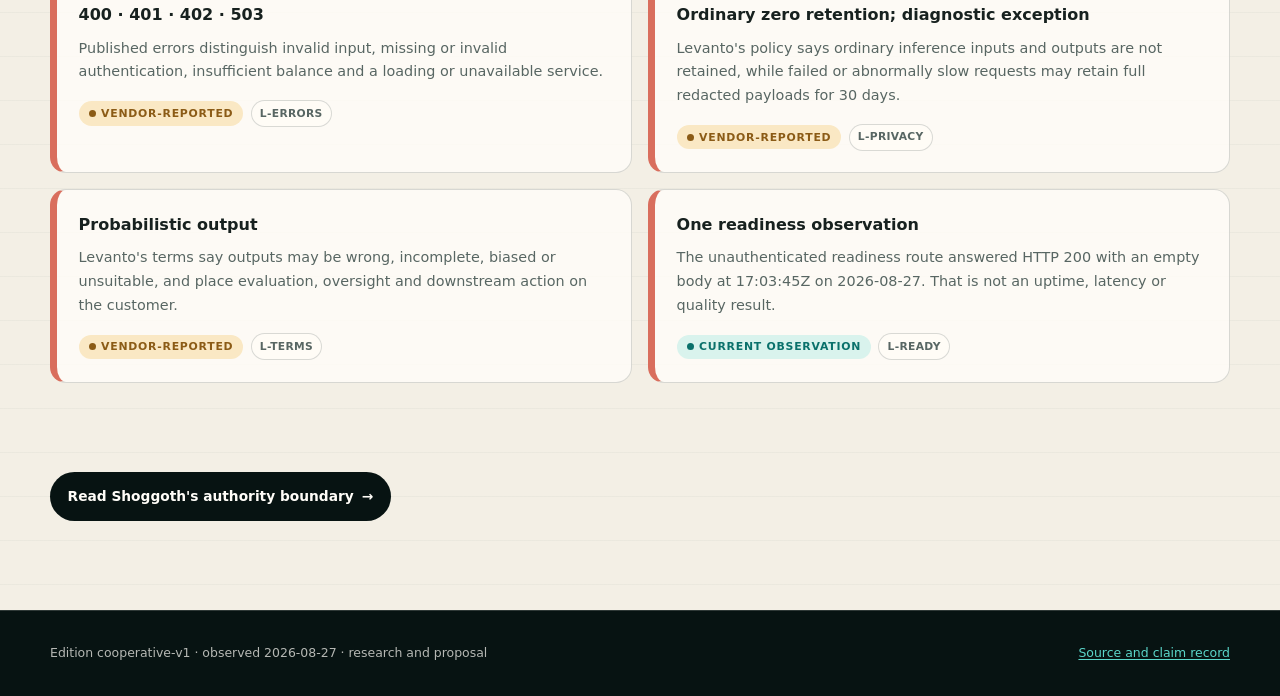
<file: sage.html>
<!doctype html>
<html lang="en">
<head>
  <meta charset="utf-8">
  <meta name="viewport" content="width=device-width, initial-scale=1">
  <meta name="description" content="A bounded account of Levanto Sage's published decision API contract.">
  <meta name="theme-color" content="#071312">
  <meta property="og:type" content="website">
  <meta property="og:site_name" content="Shoggoth + Levanto">
  <meta property="og:title" content="Shoggoth + Levanto">
  <meta property="og:description" content="A second opinion. Not a second authority.">
  <meta property="og:url" content="https://laurenceday.github.io/shoggoth-and-levanto/sage.html">
  <meta property="og:image" content="https://laurenceday.github.io/shoggoth-and-levanto/assets/generated/social-preview.webp">
  <meta property="og:image:width" content="1200">
  <meta property="og:image:height" content="630">
  <meta property="og:image:alt" content="Shoggoth and Levanto meet at a cooperative threshold">
  <meta name="twitter:card" content="summary_large_image">
  <meta name="twitter:title" content="Shoggoth + Levanto">
  <meta name="twitter:description" content="A second opinion. Not a second authority.">
  <meta name="twitter:image" content="https://laurenceday.github.io/shoggoth-and-levanto/assets/generated/social-preview.webp">
  <link rel="canonical" href="https://laurenceday.github.io/shoggoth-and-levanto/sage.html">
  <title>Sage | Published contract and limits</title>
  <link rel="stylesheet" href="assets/style.css?v=20260827-4">
</head>
<body data-page="sage">
  <a class="skip-link" href="#main">Skip to content</a>
  <header class="site-header">
    <nav class="nav-shell" aria-label="Primary">
      <a class="brand" href="index.html"><span class="brand-mark" aria-hidden="true"></span><span>Shoggoth + Levanto</span></a>
      <div class="nav-links">
        <a href="index.html">Overview</a><a href="sage.html" aria-current="page">Sage</a><a href="shoggoth.html">Shoggoth</a><a href="handoffs.html">Hand-offs</a><a href="architecture.html">Architecture</a><a href="policy.html">Policy</a><a href="pilot.html">Pilot</a><a href="limits.html">Limits</a><a href="engineering-primer.html">Engineering</a><a href="sources.html">Sources</a>
      </div>
    </nav>
  </header>
  <main id="main">
    <section class="hero-shell">
      <div class="hero-grid">
        <div class="hero-copy">
          <p class="eyebrow">System one · published boundary</p>
          <h1>Content in.<br><em>A typed decision out.</em></h1>
          <p class="lede claim" data-claim="SAGE-PURPOSE" data-status="vendor-reported">Levanto presents Sage as a model for closed-ended questions rather than prose generation: send content and a declared question kind, then receive a structured result with confidence.</p>
          <div class="claim-meta">
            <span class="status" data-status="vendor-reported">Vendor-reported</span>
            <a class="source-chip" href="sources.html#src-L-HOME">L-HOME</a>
            <a class="source-chip" href="sources.html#src-L-QUICK">L-QUICK</a>
          </div>
        </div>
        <aside class="status-stack" aria-label="Page status">
          <span class="status" data-status="proposed">Integration proposed</span>
          <p>This page reports Levanto's public contract. It does not independently validate model quality.</p>
        </aside>
      </div>
    </section>

    <div class="page-body">
      <section class="intro-grid">
        <p class="section-kicker">Wire surface</p>
        <div class="prose claim" data-claim="SAGE-ENDPOINTS" data-status="vendor-reported">
          <h2>A small HTTP surface with an explicit caller.</h2>
          <p class="big-copy">The quickstart lists unauthenticated <code>GET /ready</code>, authenticated <code>POST /decide</code> and authenticated <code>POST /decide/batch</code>. The OpenAPI edition also describes model and usage-estimate routes. Every decision call needs an API key; this site makes none.</p>
          <div class="claim-meta">
            <span class="status" data-status="vendor-reported">Vendor-reported</span>
            <a class="source-chip" href="sources.html#src-L-QUICK">L-QUICK</a>
            <a class="source-chip" href="sources.html#src-L-OPENAPI">L-OPENAPI · 0.8.0</a>
          </div>
        </div>
      </section>

      <section>
        <div class="section-heading">
          <p class="section-kicker">Five answer shapes</p>
          <h2>Choose the shape before asking the question.</h2>
        </div>
        <div class="card-grid">
          <article class="card claim" data-claim="SAGE-YESNO" data-status="vendor-reported">
            <span class="card-index">yesno</span><h3>Binary call</h3>
            <p>Returns a Yes probability, a Yes/No answer and decisiveness away from a tie.</p>
            <div class="claim-meta"><span class="status" data-status="vendor-reported">Vendor-reported</span><a class="source-chip" href="sources.html#src-L-KINDS">L-KINDS</a></div>
          </article>
          <article class="card claim" data-claim="SAGE-CHOICE" data-status="vendor-reported">
            <span class="card-index">choice</span><h3>One option</h3>
            <p>Chooses an argmax from a caller-defined set and returns per-option probabilities that need not sum to one.</p>
            <div class="claim-meta"><span class="status" data-status="vendor-reported">Vendor-reported</span><a class="source-chip" href="sources.html#src-L-KINDS">L-KINDS</a></div>
          </article>
          <article class="card claim" data-claim="SAGE-SCALE" data-status="vendor-reported">
            <span class="card-index">scale</span><h3>Five-level rubric</h3>
            <p>Uses exactly five caller-described levels, zero through four, and returns an expected level plus confidence.</p>
            <div class="claim-meta"><span class="status" data-status="vendor-reported">Vendor-reported</span><a class="source-chip" href="sources.html#src-L-KINDS">L-KINDS</a></div>
          </article>
          <article class="card claim" data-claim="SAGE-SORT" data-status="vendor-reported">
            <span class="card-index">sort</span><h3>Ordered list</h3>
            <p>Ranks a list by the written criterion and returns one list-level confidence for the order.</p>
            <div class="claim-meta"><span class="status" data-status="vendor-reported">Vendor-reported</span><a class="source-chip" href="sources.html#src-L-KINDS">L-KINDS</a></div>
          </article>
          <article class="card claim" data-claim="SAGE-TAGS" data-status="vendor-reported">
            <span class="card-index">tags</span><h3>Zero or more labels</h3>
            <p>Applies any matching labels from a caller-defined set, with confidence attached to returned tags.</p>
            <div class="claim-meta"><span class="status" data-status="vendor-reported">Vendor-reported</span><a class="source-chip" href="sources.html#src-L-KINDS">L-KINDS</a></div>
          </article>
          <article class="card claim" data-claim="SAGE-BATCH" data-status="vendor-reported">
            <span class="card-index">batch</span><h3>Several decisions</h3>
            <p>The batch route accepts several decision requests and can expose item-level outcomes rather than turning one item into a claim about all.</p>
            <div class="claim-meta"><span class="status" data-status="vendor-reported">Vendor-reported</span><a class="source-chip" href="sources.html#src-L-BATCH">L-BATCH</a></div>
          </article>
        </div>
      </section>

      <section class="section-grid">
        <p class="section-kicker">Confidence</p>
        <div class="prose">
          <div class="claim" data-claim="SAGE-CONFIDENCE" data-status="vendor-reported">
            <h2>Decisive is not the same as correct.</h2>
            <p class="big-copy">For Yes/No, the published confidence is distance from a 50/50 tie. Sage returns a decision signal on success and does not abstain. Levanto leaves automation, review and escalation thresholds to the application.</p>
            <div class="claim-meta">
              <span class="status" data-status="vendor-reported">Vendor-reported</span>
              <a class="source-chip" href="sources.html#src-L-KINDS">L-KINDS</a>
              <a class="source-chip" href="sources.html#src-L-ERRORS">L-ERRORS</a>
            </div>
          </div>
          <div class="note claim" data-claim="SAGE-THRESHOLD-UNKNOWN" data-status="unknown">
            <strong>No universal threshold is established here.</strong> A confidence number does not supply calibration for Shoggoth packets, a false-refusal cost or a safe consequence level. Those remain unknown until a bounded pilot measures them.
            <div class="claim-meta"><span class="status" data-status="unknown">Unknown</span></div>
          </div>
        </div>
      </section>

      <section>
        <div class="section-heading">
          <p class="section-kicker">Illustrative wire shape</p>
          <h2>A fixed example, shown without pretending it ran.</h2>
        </div>
        <div class="claim" data-claim="SAGE-EXAMPLE" data-status="illustrative">
          <span class="example-label">Illustrative and unexecuted</span>
          <pre class="code-sample"><code>{
  "content": "Proposed hand-off asks to publish a repository change.",
  "question": {
    "id": "needs_human_review",
    "kind": "yesno",
    "instructions": "Does this packet require human review before publication?"
  }
}

{
  "id": "needs_human_review",
  "kind": "yesno",
  "result": { "probability": 0.91, "confidence": 0.82, "answer": "yes" },
  "meta": { "model": "&lt;validated model id&gt;", "latency_ms": "&lt;reported&gt;" }
}</code></pre>
          <div class="claim-meta">
            <span class="status" data-status="illustrative">Illustrative</span>
            <a class="source-chip" href="sources.html#src-L-QUICK">shape derived from L-QUICK</a>
          </div>
        </div>
      </section>

      <section>
        <div class="section-heading">
          <p class="section-kicker">Failure and data</p>
          <h2>The operational contract matters as much as the answer.</h2>
        </div>
        <div class="risk-grid">
          <article class="risk claim" data-claim="SAGE-ERRORS" data-status="vendor-reported">
            <h3>400 · 401 · 402 · 503</h3>
            <p>Published errors distinguish invalid input, missing or invalid authentication, insufficient balance and a loading or unavailable service.</p>
            <div class="claim-meta"><span class="status" data-status="vendor-reported">Vendor-reported</span><a class="source-chip" href="sources.html#src-L-ERRORS">L-ERRORS</a></div>
          </article>
          <article class="risk claim" data-claim="SAGE-RETENTION" data-status="vendor-reported">
            <h3>Ordinary zero retention; diagnostic exception</h3>
            <p>Levanto's policy says ordinary inference inputs and outputs are not retained, while failed or abnormally slow requests may retain full redacted payloads for 30 days.</p>
            <div class="claim-meta"><span class="status" data-status="vendor-reported">Vendor-reported</span><a class="source-chip" href="sources.html#src-L-PRIVACY">L-PRIVACY</a></div>
          </article>
          <article class="risk claim" data-claim="SAGE-RESPONSIBILITY" data-status="vendor-reported">
            <h3>Probabilistic output</h3>
            <p>Levanto's terms say outputs may be wrong, incomplete, biased or unsuitable, and place evaluation, oversight and downstream action on the customer.</p>
            <div class="claim-meta"><span class="status" data-status="vendor-reported">Vendor-reported</span><a class="source-chip" href="sources.html#src-L-TERMS">L-TERMS</a></div>
          </article>
          <article class="risk claim" data-claim="SAGE-READY" data-status="current">
            <h3>One readiness observation</h3>
            <p>The unauthenticated readiness route answered HTTP 200 with an empty body at 17:03:45Z on 2026-08-27. That is not an uptime, latency or quality result.</p>
            <div class="claim-meta"><span class="status" data-status="current">Current observation</span><a class="source-chip" href="sources.html#src-L-READY">L-READY</a></div>
          </article>
        </div>
      </section>

      <a class="next-link" href="shoggoth.html">Read Shoggoth's authority boundary</a>
    </div>
  </main>
  <footer class="site-footer"><div class="footer-shell"><p data-edition="cooperative-v1">Edition cooperative-v1 · observed 2026-08-27 · research and proposal</p><p><a href="sources.html">Source and claim record</a></p></div></footer>
</body>
</html>
</file>
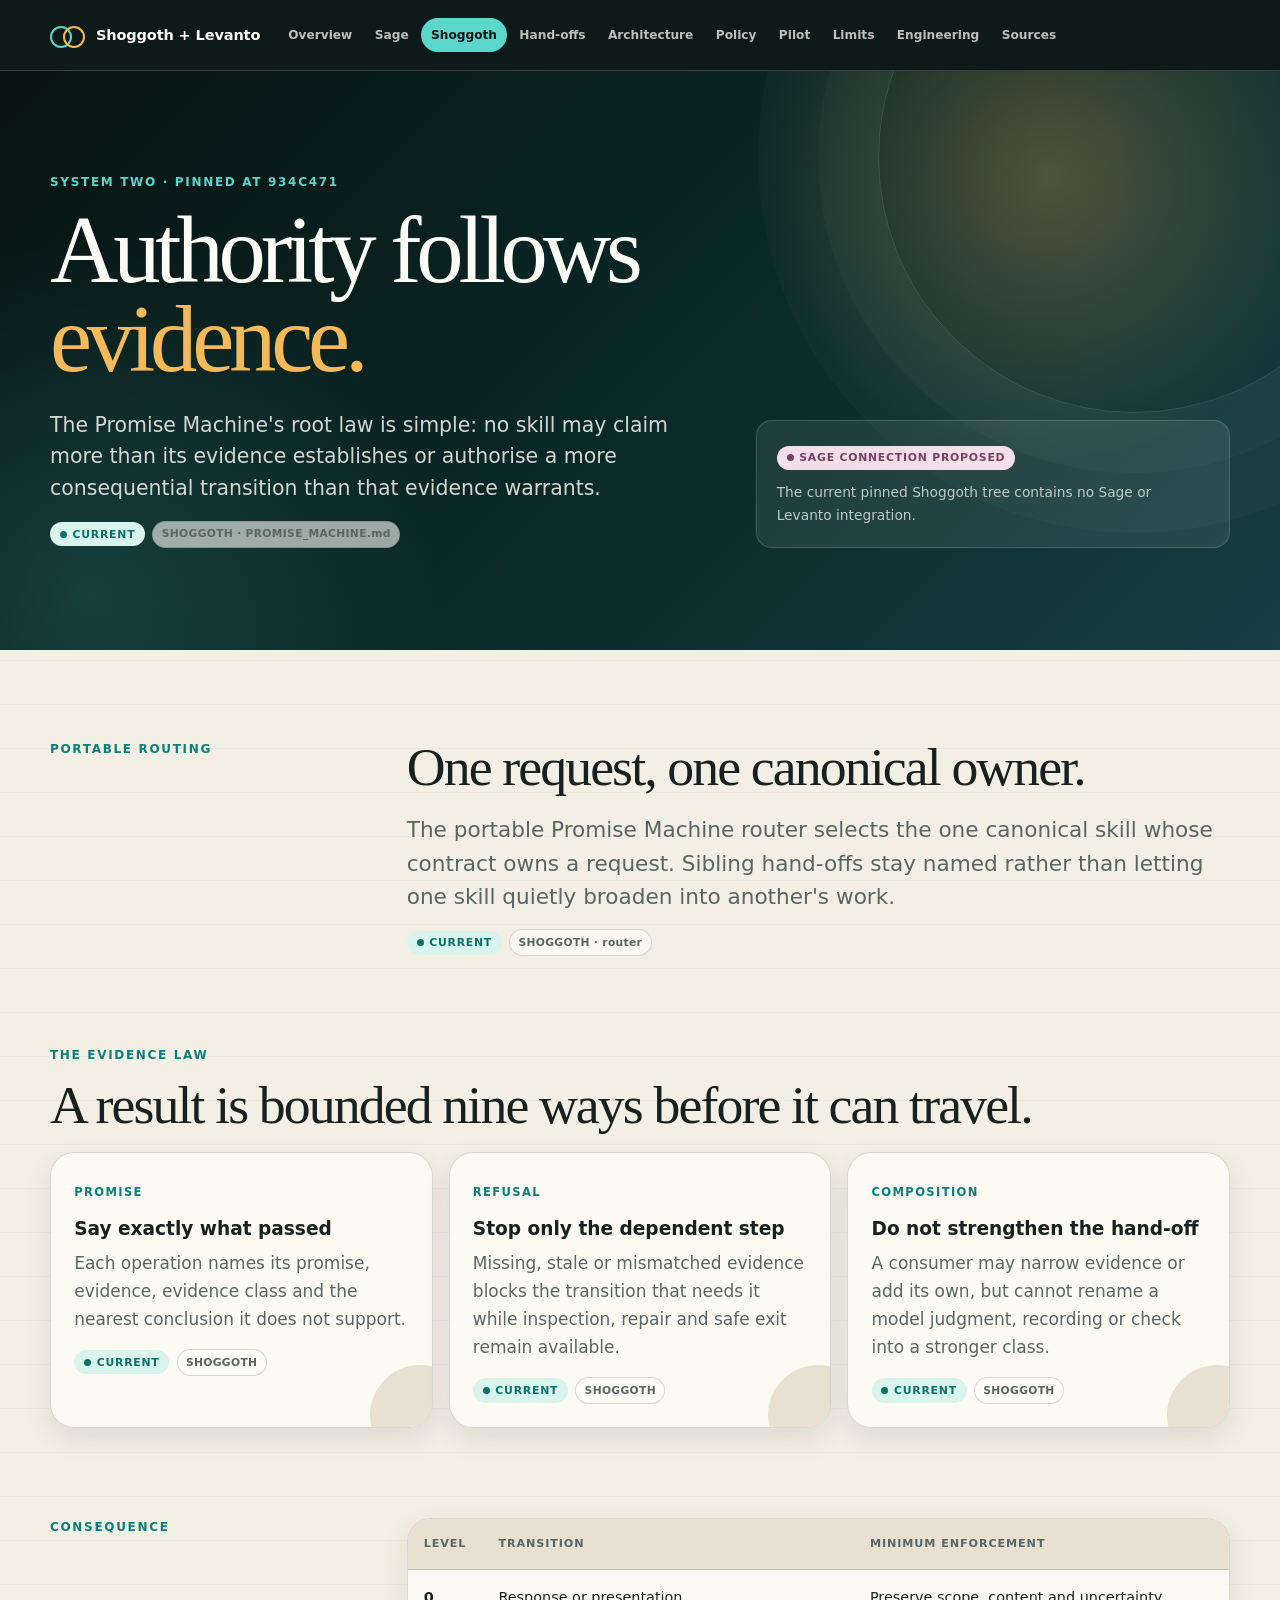
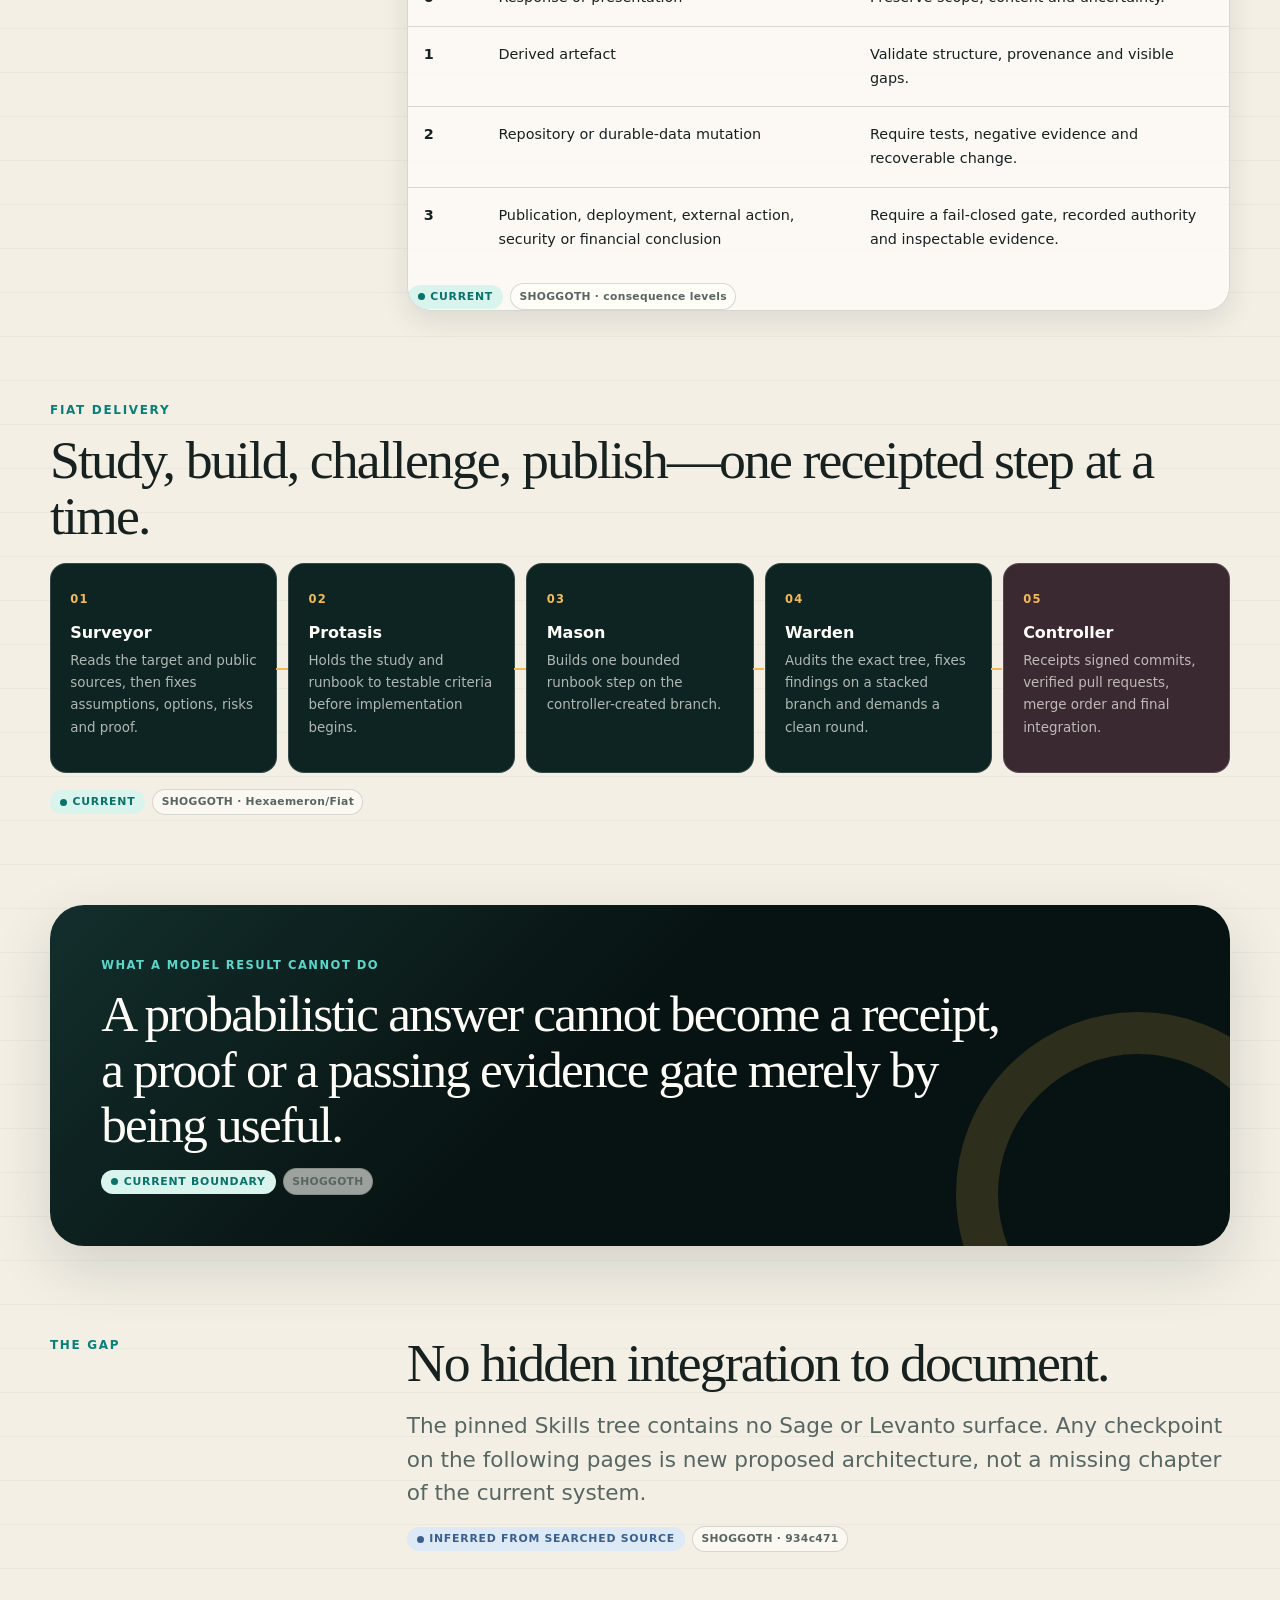
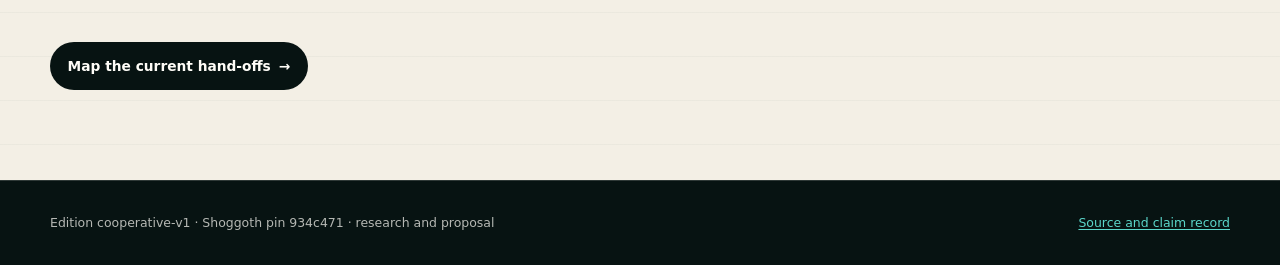
<file: shoggoth.html>
<!doctype html>
<html lang="en">
<head>
  <meta charset="utf-8">
  <meta name="viewport" content="width=device-width, initial-scale=1">
  <meta name="description" content="The pinned Shoggoth evidence, skill-routing and Fiat delivery boundary.">
  <meta name="theme-color" content="#071312">
  <meta property="og:type" content="website">
  <meta property="og:site_name" content="Shoggoth + Levanto">
  <meta property="og:title" content="Shoggoth + Levanto">
  <meta property="og:description" content="A second opinion. Not a second authority.">
  <meta property="og:url" content="https://laurenceday.github.io/shoggoth-and-levanto/shoggoth.html">
  <meta property="og:image" content="https://laurenceday.github.io/shoggoth-and-levanto/assets/generated/social-preview.webp">
  <meta property="og:image:width" content="1200">
  <meta property="og:image:height" content="630">
  <meta property="og:image:alt" content="Shoggoth and Levanto meet at a cooperative threshold">
  <meta name="twitter:card" content="summary_large_image">
  <meta name="twitter:title" content="Shoggoth + Levanto">
  <meta name="twitter:description" content="A second opinion. Not a second authority.">
  <meta name="twitter:image" content="https://laurenceday.github.io/shoggoth-and-levanto/assets/generated/social-preview.webp">
  <link rel="canonical" href="https://laurenceday.github.io/shoggoth-and-levanto/shoggoth.html">
  <title>Shoggoth | Evidence before authority</title>
  <link rel="stylesheet" href="assets/style.css?v=20260827-4">
</head>
<body data-page="shoggoth">
  <a class="skip-link" href="#main">Skip to content</a>
  <header class="site-header">
    <nav class="nav-shell" aria-label="Primary">
      <a class="brand" href="index.html"><span class="brand-mark" aria-hidden="true"></span><span>Shoggoth + Levanto</span></a>
      <div class="nav-links">
        <a href="index.html">Overview</a><a href="sage.html">Sage</a><a href="shoggoth.html" aria-current="page">Shoggoth</a><a href="handoffs.html">Hand-offs</a><a href="architecture.html">Architecture</a><a href="policy.html">Policy</a><a href="pilot.html">Pilot</a><a href="limits.html">Limits</a><a href="engineering-primer.html">Engineering</a><a href="sources.html">Sources</a>
      </div>
    </nav>
  </header>
  <main id="main">
    <section class="hero-shell">
      <div class="hero-grid">
        <div class="hero-copy">
          <p class="eyebrow">System two · pinned at 934c471</p>
          <h1>Authority follows <em>evidence.</em></h1>
          <p class="lede claim" data-claim="SHOG-PROMISE" data-status="current">The Promise Machine's root law is simple: no skill may claim more than its evidence establishes or authorise a more consequential transition than that evidence warrants.</p>
          <div class="claim-meta"><span class="status" data-status="current">Current</span><a class="source-chip" href="sources.html#src-SHOGGOTH">SHOGGOTH · PROMISE_MACHINE.md</a></div>
        </div>
        <aside class="status-stack" aria-label="Page status">
          <span class="status" data-status="proposed">Sage connection proposed</span>
          <p>The current pinned Shoggoth tree contains no Sage or Levanto integration.</p>
        </aside>
      </div>
    </section>

    <div class="page-body">
      <section class="intro-grid">
        <p class="section-kicker">Portable routing</p>
        <div class="prose claim" data-claim="SHOG-ROUTER" data-status="current">
          <h2>One request, one canonical owner.</h2>
          <p class="big-copy">The portable Promise Machine router selects the one canonical skill whose contract owns a request. Sibling hand-offs stay named rather than letting one skill quietly broaden into another's work.</p>
          <div class="claim-meta"><span class="status" data-status="current">Current</span><a class="source-chip" href="sources.html#src-SHOGGOTH">SHOGGOTH · router</a></div>
        </div>
      </section>

      <section>
        <div class="section-heading">
          <p class="section-kicker">The evidence law</p>
          <h2>A result is bounded nine ways before it can travel.</h2>
        </div>
        <div class="card-grid">
          <article class="card claim" data-claim="SHOG-PROMISE-SHAPE" data-status="current">
            <span class="card-index">Promise</span><h3>Say exactly what passed</h3>
            <p>Each operation names its promise, evidence, evidence class and the nearest conclusion it does not support.</p>
            <div class="claim-meta"><span class="status" data-status="current">Current</span><a class="source-chip" href="sources.html#src-SHOGGOTH">SHOGGOTH</a></div>
          </article>
          <article class="card claim" data-claim="SHOG-REFUSAL" data-status="current">
            <span class="card-index">Refusal</span><h3>Stop only the dependent step</h3>
            <p>Missing, stale or mismatched evidence blocks the transition that needs it while inspection, repair and safe exit remain available.</p>
            <div class="claim-meta"><span class="status" data-status="current">Current</span><a class="source-chip" href="sources.html#src-SHOGGOTH">SHOGGOTH</a></div>
          </article>
          <article class="card claim" data-claim="SHOG-COMPOSITION" data-status="current">
            <span class="card-index">Composition</span><h3>Do not strengthen the hand-off</h3>
            <p>A consumer may narrow evidence or add its own, but cannot rename a model judgment, recording or check into a stronger class.</p>
            <div class="claim-meta"><span class="status" data-status="current">Current</span><a class="source-chip" href="sources.html#src-SHOGGOTH">SHOGGOTH</a></div>
          </article>
        </div>
      </section>

      <section class="section-grid">
        <p class="section-kicker">Consequence</p>
        <div>
          <div class="data-table-wrap claim" data-claim="SHOG-CONSEQUENCES" data-status="current">
            <table class="data-table">
              <thead><tr><th>Level</th><th>Transition</th><th>Minimum enforcement</th></tr></thead>
              <tbody>
                <tr><td>0</td><td>Response or presentation</td><td>Preserve scope, content and uncertainty.</td></tr>
                <tr><td>1</td><td>Derived artefact</td><td>Validate structure, provenance and visible gaps.</td></tr>
                <tr><td>2</td><td>Repository or durable-data mutation</td><td>Require tests, negative evidence and recoverable change.</td></tr>
                <tr><td>3</td><td>Publication, deployment, external action, security or financial conclusion</td><td>Require a fail-closed gate, recorded authority and inspectable evidence.</td></tr>
              </tbody>
            </table>
            <div class="claim-meta"><span class="status" data-status="current">Current</span><a class="source-chip" href="sources.html#src-SHOGGOTH">SHOGGOTH · consequence levels</a></div>
          </div>
        </div>
      </section>

      <section>
        <div class="section-heading">
          <p class="section-kicker">Fiat delivery</p>
          <h2>Study, build, challenge, publish—one receipted step at a time.</h2>
        </div>
        <div class="flow claim" data-claim="SHOG-FIAT" data-status="current">
          <article class="flow-step"><span class="card-index">01</span><h3>Surveyor</h3><p>Reads the target and public sources, then fixes assumptions, options, risks and proof.</p></article>
          <article class="flow-step"><span class="card-index">02</span><h3>Protasis</h3><p>Holds the study and runbook to testable criteria before implementation begins.</p></article>
          <article class="flow-step"><span class="card-index">03</span><h3>Mason</h3><p>Builds one bounded runbook step on the controller-created branch.</p></article>
          <article class="flow-step"><span class="card-index">04</span><h3>Warden</h3><p>Audits the exact tree, fixes findings on a stacked branch and demands a clean round.</p></article>
          <article class="flow-step authority"><span class="card-index">05</span><h3>Controller</h3><p>Receipts signed commits, verified pull requests, merge order and final integration.</p></article>
        </div>
        <div class="claim-meta"><span class="status" data-status="current">Current</span><a class="source-chip" href="sources.html#src-SHOGGOTH">SHOGGOTH · Hexaemeron/Fiat</a></div>
      </section>

      <aside class="boundary-callout claim" data-claim="SHOG-AUTHORITY" data-status="current">
        <strong>What a model result cannot do</strong>
        <p>A probabilistic answer cannot become a receipt, a proof or a passing evidence gate merely by being useful.</p>
        <div class="claim-meta"><span class="status" data-status="current">Current boundary</span><a class="source-chip" href="sources.html#src-SHOGGOTH">SHOGGOTH</a></div>
      </aside>

      <section class="section-grid">
        <p class="section-kicker">The gap</p>
        <div class="prose claim" data-claim="SHOG-NO-SAGE" data-status="inferred">
          <h2>No hidden integration to document.</h2>
          <p class="big-copy">The pinned Skills tree contains no Sage or Levanto surface. Any checkpoint on the following pages is new proposed architecture, not a missing chapter of the current system.</p>
          <div class="claim-meta"><span class="status" data-status="inferred">Inferred from searched source</span><a class="source-chip" href="sources.html#src-SHOGGOTH">SHOGGOTH · 934c471</a></div>
        </div>
      </section>

      <a class="next-link" href="handoffs.html">Map the current hand-offs</a>
    </div>
  </main>
  <footer class="site-footer"><div class="footer-shell"><p data-edition="cooperative-v1">Edition cooperative-v1 · Shoggoth pin 934c471 · research and proposal</p><p><a href="sources.html">Source and claim record</a></p></div></footer>
</body>
</html>
</file>
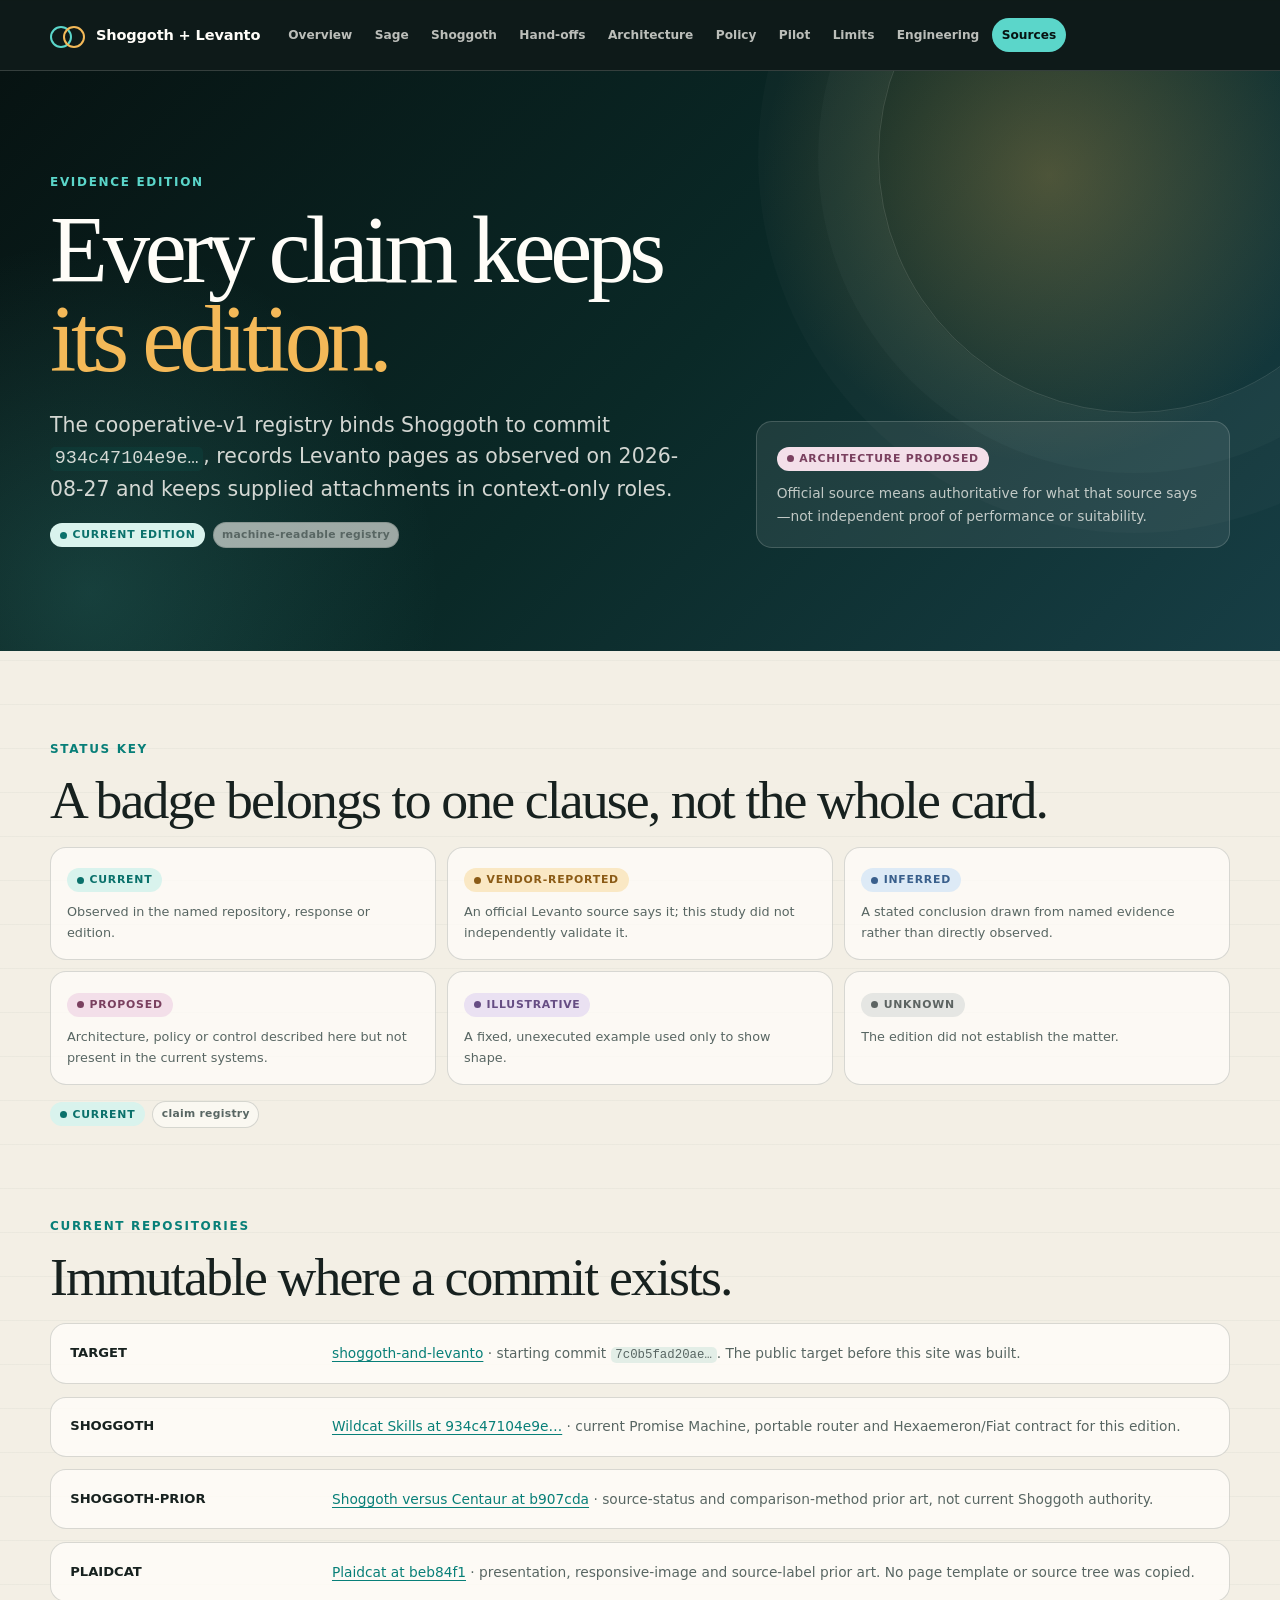
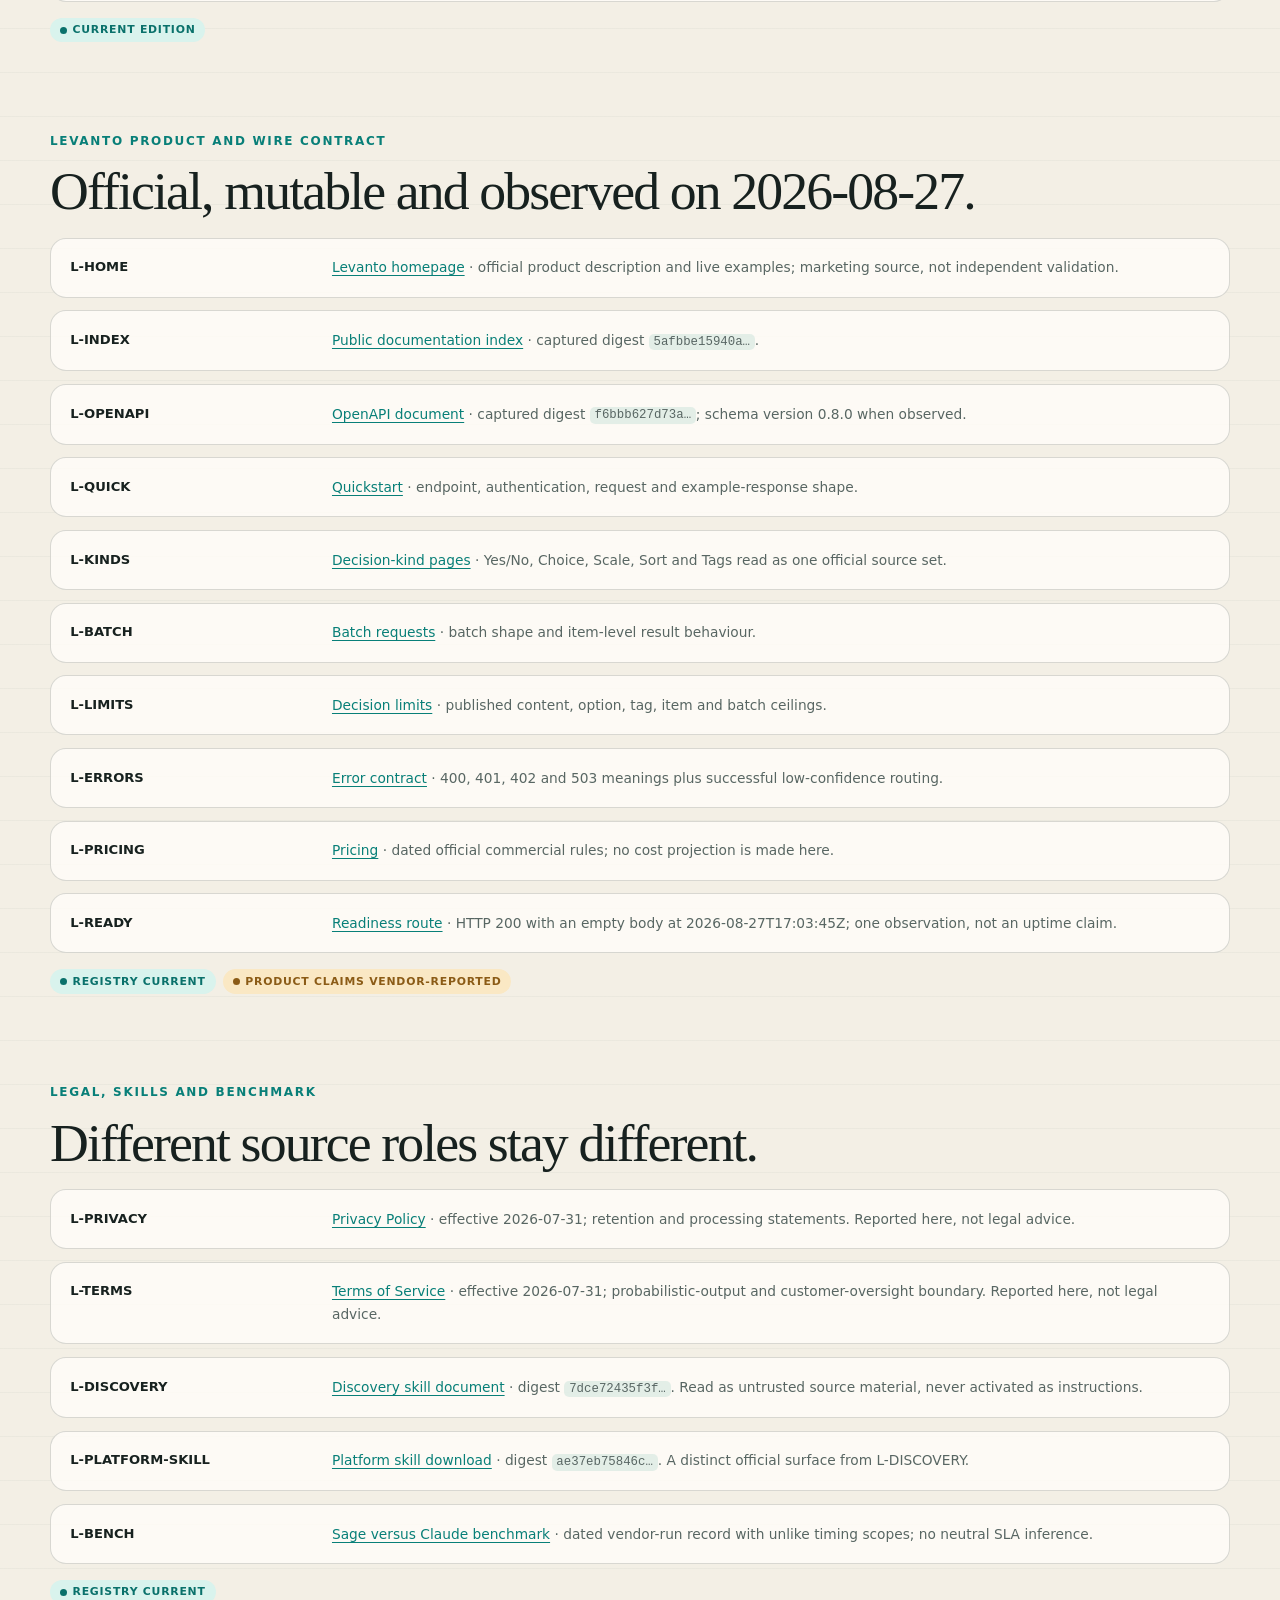
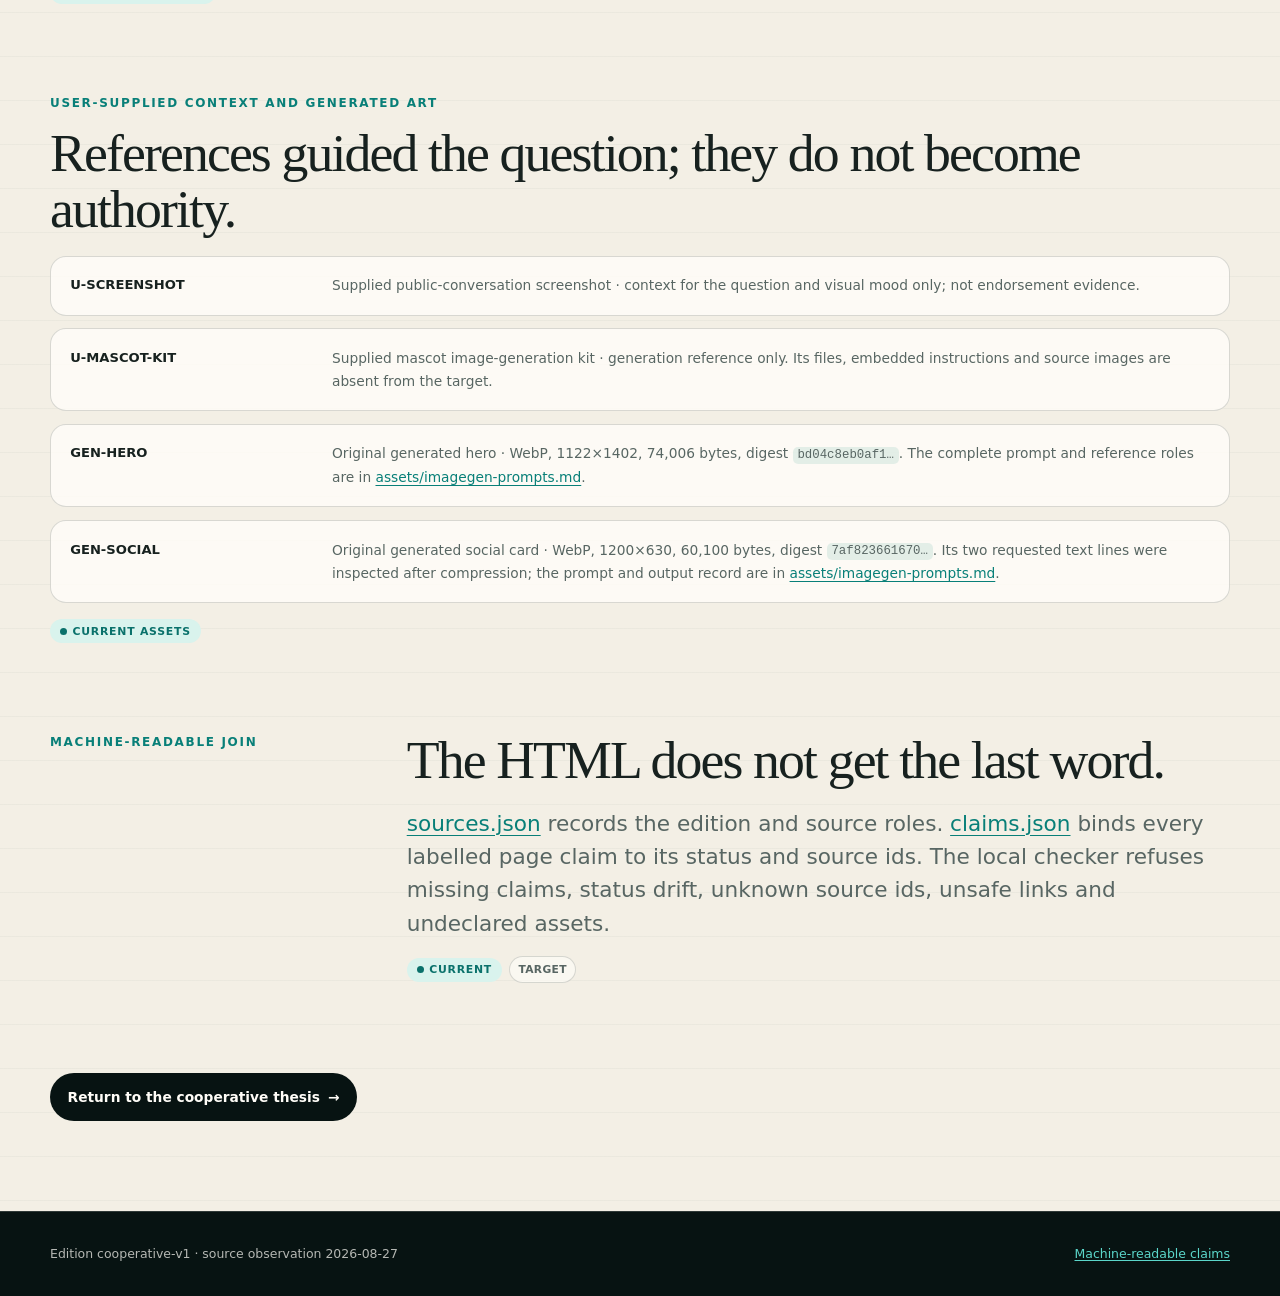
<file: sources.html>
<!doctype html>
<html lang="en">
<head>
  <meta charset="utf-8">
  <meta name="viewport" content="width=device-width, initial-scale=1">
  <meta name="description" content="The source, claim-status and generated-asset edition behind this proposal.">
  <meta name="theme-color" content="#071312">
  <meta property="og:type" content="website">
  <meta property="og:site_name" content="Shoggoth + Levanto">
  <meta property="og:title" content="Shoggoth + Levanto">
  <meta property="og:description" content="A second opinion. Not a second authority.">
  <meta property="og:url" content="https://laurenceday.github.io/shoggoth-and-levanto/sources.html">
  <meta property="og:image" content="https://laurenceday.github.io/shoggoth-and-levanto/assets/generated/social-preview.webp">
  <meta property="og:image:width" content="1200">
  <meta property="og:image:height" content="630">
  <meta property="og:image:alt" content="Shoggoth and Levanto meet at a cooperative threshold">
  <meta name="twitter:card" content="summary_large_image">
  <meta name="twitter:title" content="Shoggoth + Levanto">
  <meta name="twitter:description" content="A second opinion. Not a second authority.">
  <meta name="twitter:image" content="https://laurenceday.github.io/shoggoth-and-levanto/assets/generated/social-preview.webp">
  <link rel="canonical" href="https://laurenceday.github.io/shoggoth-and-levanto/sources.html">
  <title>Sources | Every claim keeps its edition</title>
  <link rel="stylesheet" href="assets/style.css?v=20260827-4">
</head>
<body data-page="sources">
  <a class="skip-link" href="#main">Skip to content</a>
  <header class="site-header">
    <nav class="nav-shell" aria-label="Primary">
      <a class="brand" href="index.html"><span class="brand-mark" aria-hidden="true"></span><span>Shoggoth + Levanto</span></a>
      <div class="nav-links">
        <a href="index.html">Overview</a><a href="sage.html">Sage</a><a href="shoggoth.html">Shoggoth</a><a href="handoffs.html">Hand-offs</a><a href="architecture.html">Architecture</a><a href="policy.html">Policy</a><a href="pilot.html">Pilot</a><a href="limits.html">Limits</a><a href="engineering-primer.html">Engineering</a><a href="sources.html" aria-current="page">Sources</a>
      </div>
    </nav>
  </header>
  <main id="main">
    <section class="hero-shell">
      <div class="hero-grid">
        <div class="hero-copy">
          <p class="eyebrow">Evidence edition</p>
          <h1>Every claim keeps <em>its edition.</em></h1>
          <p class="lede claim" data-claim="SOURCES-EDITION" data-status="current">The cooperative-v1 registry binds Shoggoth to commit <code>934c47104e9e…</code>, records Levanto pages as observed on 2026-08-27 and keeps supplied attachments in context-only roles.</p>
          <div class="claim-meta"><span class="status" data-status="current">Current edition</span><a class="source-chip" href="evidence/sources.json">machine-readable registry</a></div>
        </div>
        <aside class="status-stack" aria-label="Page status">
          <span class="status" data-status="proposed">Architecture proposed</span>
          <p>Official source means authoritative for what that source says—not independent proof of performance or suitability.</p>
        </aside>
      </div>
    </section>

    <div class="page-body">
      <section>
        <div class="section-heading">
          <p class="section-kicker">Status key</p>
          <h2>A badge belongs to one clause, not the whole card.</h2>
        </div>
        <div class="status-key claim" data-claim="SOURCES-STATUSES" data-status="current">
          <div id="status-current"><span class="status" data-status="current">Current</span><p>Observed in the named repository, response or edition.</p></div>
          <div id="status-vendor-reported"><span class="status" data-status="vendor-reported">Vendor-reported</span><p>An official Levanto source says it; this study did not independently validate it.</p></div>
          <div id="status-inferred"><span class="status" data-status="inferred">Inferred</span><p>A stated conclusion drawn from named evidence rather than directly observed.</p></div>
          <div id="status-proposed"><span class="status" data-status="proposed">Proposed</span><p>Architecture, policy or control described here but not present in the current systems.</p></div>
          <div id="status-illustrative"><span class="status" data-status="illustrative">Illustrative</span><p>A fixed, unexecuted example used only to show shape.</p></div>
          <div id="status-unknown"><span class="status" data-status="unknown">Unknown</span><p>The edition did not establish the matter.</p></div>
        </div>
        <div class="claim-meta"><span class="status" data-status="current">Current</span><a class="source-chip" href="evidence/claims.json">claim registry</a></div>
      </section>

      <section>
        <div class="section-heading">
          <p class="section-kicker">Current repositories</p>
          <h2>Immutable where a commit exists.</h2>
        </div>
        <ul class="source-list claim" data-claim="SOURCES-REPOSITORIES" data-status="current">
          <li class="source-entry" id="src-TARGET">
            <h3>TARGET</h3>
            <p><a href="https://github.com/laurenceday/shoggoth-and-levanto">shoggoth-and-levanto</a> · starting commit <code>7c0b5fad20ae…</code>. The public target before this site was built.</p>
          </li>
          <li class="source-entry" id="src-SHOGGOTH">
            <h3>SHOGGOTH</h3>
            <p><a href="https://github.com/wildcat-finance/skills/tree/934c47104e9e23d05c8aa3e8b15e8e36481c03fc">Wildcat Skills at 934c47104e9e…</a> · current Promise Machine, portable router and Hexaemeron/Fiat contract for this edition.</p>
          </li>
          <li class="source-entry" id="src-SHOGGOTH-PRIOR">
            <h3>SHOGGOTH-PRIOR</h3>
            <p><a href="https://github.com/laurenceday/shoggoth-vs-centaur/tree/b907cda4f4d9ddac2e1b9a571e204f650a193bdb">Shoggoth versus Centaur at b907cda</a> · source-status and comparison-method prior art, not current Shoggoth authority.</p>
          </li>
          <li class="source-entry" id="src-PLAIDCAT">
            <h3>PLAIDCAT</h3>
            <p><a href="https://github.com/laurenceday/plaidcat/tree/beb84f12e7130d84ede370df2588c1d6a53b8f2f">Plaidcat at beb84f1</a> · presentation, responsive-image and source-label prior art. No page template or source tree was copied.</p>
          </li>
        </ul>
        <div class="claim-meta"><span class="status" data-status="current">Current edition</span></div>
      </section>

      <section>
        <div class="section-heading">
          <p class="section-kicker">Levanto product and wire contract</p>
          <h2>Official, mutable and observed on 2026-08-27.</h2>
        </div>
        <ul class="source-list claim" data-claim="SOURCES-LEVANTO-CONTRACT" data-status="current">
          <li class="source-entry" id="src-L-HOME"><h3>L-HOME</h3><p><a href="https://levanto.ai/">Levanto homepage</a> · official product description and live examples; marketing source, not independent validation.</p></li>
          <li class="source-entry" id="src-L-INDEX"><h3>L-INDEX</h3><p><a href="https://docs.levanto.ai/llms.txt">Public documentation index</a> · captured digest <code>5afbbe15940a…</code>.</p></li>
          <li class="source-entry" id="src-L-OPENAPI"><h3>L-OPENAPI</h3><p><a href="https://sage.levanto.ai/openapi.json">OpenAPI document</a> · captured digest <code>f6bbb627d73a…</code>; schema version 0.8.0 when observed.</p></li>
          <li class="source-entry" id="src-L-QUICK"><h3>L-QUICK</h3><p><a href="https://docs.levanto.ai/decision-model/quickstart">Quickstart</a> · endpoint, authentication, request and example-response shape.</p></li>
          <li class="source-entry" id="src-L-KINDS"><h3>L-KINDS</h3><p><a href="https://docs.levanto.ai/decision-model/yesno">Decision-kind pages</a> · Yes/No, Choice, Scale, Sort and Tags read as one official source set.</p></li>
          <li class="source-entry" id="src-L-BATCH"><h3>L-BATCH</h3><p><a href="https://docs.levanto.ai/decision-model/batch">Batch requests</a> · batch shape and item-level result behaviour.</p></li>
          <li class="source-entry" id="src-L-LIMITS"><h3>L-LIMITS</h3><p><a href="https://docs.levanto.ai/decision-model/limits">Decision limits</a> · published content, option, tag, item and batch ceilings.</p></li>
          <li class="source-entry" id="src-L-ERRORS"><h3>L-ERRORS</h3><p><a href="https://docs.levanto.ai/decision-model/errors">Error contract</a> · 400, 401, 402 and 503 meanings plus successful low-confidence routing.</p></li>
          <li class="source-entry" id="src-L-PRICING"><h3>L-PRICING</h3><p><a href="https://docs.levanto.ai/pricing">Pricing</a> · dated official commercial rules; no cost projection is made here.</p></li>
          <li class="source-entry" id="src-L-READY"><h3>L-READY</h3><p><a href="https://sage.levanto.ai/ready">Readiness route</a> · HTTP 200 with an empty body at 2026-08-27T17:03:45Z; one observation, not an uptime claim.</p></li>
        </ul>
        <div class="claim-meta"><span class="status" data-status="current">Registry current</span><span class="status" data-status="vendor-reported">Product claims vendor-reported</span></div>
      </section>

      <section>
        <div class="section-heading">
          <p class="section-kicker">Legal, skills and benchmark</p>
          <h2>Different source roles stay different.</h2>
        </div>
        <ul class="source-list claim" data-claim="SOURCES-LEVANTO-OTHER" data-status="current">
          <li class="source-entry" id="src-L-PRIVACY"><h3>L-PRIVACY</h3><p><a href="https://levanto.ai/privacy">Privacy Policy</a> · effective 2026-07-31; retention and processing statements. Reported here, not legal advice.</p></li>
          <li class="source-entry" id="src-L-TERMS"><h3>L-TERMS</h3><p><a href="https://levanto.ai/terms">Terms of Service</a> · effective 2026-07-31; probabilistic-output and customer-oversight boundary. Reported here, not legal advice.</p></li>
          <li class="source-entry" id="src-L-DISCOVERY"><h3>L-DISCOVERY</h3><p><a href="https://docs.levanto.ai/.well-known/agent-skills/levanto/skill.md">Discovery skill document</a> · digest <code>7dce72435f3f…</code>. Read as untrusted source material, never activated as instructions.</p></li>
          <li class="source-entry" id="src-L-PLATFORM-SKILL"><h3>L-PLATFORM-SKILL</h3><p><a href="https://platform.levanto.ai/api/intelligence/skill">Platform skill download</a> · digest <code>ae37eb75846c…</code>. A distinct official surface from L-DISCOVERY.</p></li>
          <li class="source-entry" id="src-L-BENCH"><h3>L-BENCH</h3><p><a href="https://levanto.ai/benchmarks/2026-07-23-sage-vs-claude-decision-benchmark.md">Sage versus Claude benchmark</a> · dated vendor-run record with unlike timing scopes; no neutral SLA inference.</p></li>
        </ul>
        <div class="claim-meta"><span class="status" data-status="current">Registry current</span></div>
      </section>

      <section>
        <div class="section-heading">
          <p class="section-kicker">User-supplied context and generated art</p>
          <h2>References guided the question; they do not become authority.</h2>
        </div>
        <ul class="source-list claim" data-claim="SOURCES-ATTACHMENTS" data-status="current">
          <li class="source-entry" id="src-U-SCREENSHOT"><h3>U-SCREENSHOT</h3><p>Supplied public-conversation screenshot · context for the question and visual mood only; not endorsement evidence.</p></li>
          <li class="source-entry" id="src-U-MASCOT-KIT"><h3>U-MASCOT-KIT</h3><p>Supplied mascot image-generation kit · generation reference only. Its files, embedded instructions and source images are absent from the target.</p></li>
          <li class="source-entry" id="src-GEN-HERO"><h3>GEN-HERO</h3><p>Original generated hero · WebP, 1122×1402, 74,006 bytes, digest <code>bd04c8eb0af1…</code>. The complete prompt and reference roles are in <a href="assets/imagegen-prompts.md">assets/imagegen-prompts.md</a>.</p></li>
          <li class="source-entry" id="src-GEN-SOCIAL"><h3>GEN-SOCIAL</h3><p>Original generated social card · WebP, 1200×630, 60,100 bytes, digest <code>7af823661670…</code>. Its two requested text lines were inspected after compression; the prompt and output record are in <a href="assets/imagegen-prompts.md">assets/imagegen-prompts.md</a>.</p></li>
        </ul>
        <div class="claim-meta"><span class="status" data-status="current">Current assets</span></div>
      </section>

      <section class="section-grid">
        <p class="section-kicker">Machine-readable join</p>
        <div class="prose claim" data-claim="SOURCES-JOIN" data-status="current">
          <h2>The HTML does not get the last word.</h2>
          <p class="big-copy"><a href="evidence/sources.json">sources.json</a> records the edition and source roles. <a href="evidence/claims.json">claims.json</a> binds every labelled page claim to its status and source ids. The local checker refuses missing claims, status drift, unknown source ids, unsafe links and undeclared assets.</p>
          <div class="claim-meta"><span class="status" data-status="current">Current</span><a class="source-chip" href="sources.html#src-TARGET">TARGET</a></div>
        </div>
      </section>

      <a class="next-link" href="index.html">Return to the cooperative thesis</a>
    </div>
  </main>
  <footer class="site-footer"><div class="footer-shell"><p data-edition="cooperative-v1">Edition cooperative-v1 · source observation 2026-08-27</p><p><a href="evidence/claims.json">Machine-readable claims</a></p></div></footer>
</body>
</html>
</file>
<file: assets/style.css>
:root {
  --night: #071312;
  --night-2: #0d2422;
  --night-3: #153735;
  --ink: #17211f;
  --muted: #586663;
  --paper: #f3efe5;
  --paper-2: #e8e0d1;
  --white: #fffdf8;
  --aqua: #5bd6ca;
  --aqua-deep: #087f78;
  --blue: #79bde4;
  --sun: #f4b958;
  --sun-deep: #b97319;
  --coral: #d96e5d;
  --plum: #86689c;
  --line: rgba(23, 33, 31, 0.16);
  --line-light: rgba(255, 253, 248, 0.16);
  --shadow: 0 22px 60px rgba(18, 31, 29, 0.14);
  --shadow-small: 0 10px 28px rgba(18, 31, 29, 0.1);
  --radius-xl: 34px;
  --radius-lg: 24px;
  --radius-md: 16px;
  --content: 1180px;
  --reading: 820px;
}

* {
  box-sizing: border-box;
}

html {
  scroll-behavior: smooth;
}

body {
  margin: 0;
  color: var(--ink);
  background:
    linear-gradient(rgba(23, 33, 31, 0.035) 1px, transparent 1px),
    var(--paper);
  background-size: 100% 44px;
  font-family: Inter, ui-sans-serif, system-ui, -apple-system, BlinkMacSystemFont,
    "Segoe UI", sans-serif;
  font-size: 17px;
  line-height: 1.65;
  text-rendering: optimizeLegibility;
}

img,
svg {
  display: block;
  max-width: 100%;
}

img {
  height: auto;
}

a {
  color: var(--aqua-deep);
  text-decoration-thickness: 1px;
  text-underline-offset: 0.19em;
}

a:hover {
  text-decoration-thickness: 2px;
}

a:focus-visible,
[tabindex]:focus-visible {
  outline: 3px solid var(--sun);
  outline-offset: 4px;
  border-radius: 4px;
}

code,
pre {
  font-family: "SFMono-Regular", Consolas, "Liberation Mono", monospace;
}

code {
  padding: 0.08rem 0.3rem;
  background: rgba(8, 127, 120, 0.1);
  border-radius: 5px;
  font-size: 0.9em;
}

.skip-link {
  position: fixed;
  z-index: 100;
  top: 0.75rem;
  left: 0.75rem;
  padding: 0.65rem 0.95rem;
  color: var(--night);
  background: var(--sun);
  border-radius: 999px;
  font-weight: 800;
  transform: translateY(-200%);
}

.skip-link:focus {
  transform: translateY(0);
}

.site-header {
  position: sticky;
  z-index: 20;
  top: 0;
  color: var(--white);
  background: rgba(7, 19, 18, 0.97);
  border-bottom: 1px solid var(--line-light);
  backdrop-filter: blur(14px);
}

.nav-shell {
  display: flex;
  align-items: center;
  gap: 1.15rem;
  width: min(calc(100% - 2rem), var(--content));
  min-height: 70px;
  margin: 0 auto;
}

.brand {
  display: inline-flex;
  flex: 0 0 auto;
  align-items: center;
  gap: 0.68rem;
  color: var(--white);
  font-size: 0.91rem;
  font-weight: 850;
  letter-spacing: -0.01em;
  text-decoration: none;
}

.brand-mark {
  position: relative;
  display: inline-block;
  width: 35px;
  height: 25px;
}

.brand-mark::before,
.brand-mark::after {
  position: absolute;
  top: 3px;
  width: 18px;
  height: 18px;
  content: "";
  border: 2px solid currentColor;
  border-radius: 50%;
}

.brand-mark::before {
  left: 0;
  color: var(--aqua);
}

.brand-mark::after {
  right: 0;
  color: var(--sun);
}

.nav-links {
  display: flex;
  flex: 1 1 auto;
  align-items: center;
  gap: 0.2rem;
  overflow-x: auto;
  padding: 0.55rem 0;
  scrollbar-width: thin;
}

.nav-links a {
  flex: 0 0 auto;
  padding: 0.42rem 0.6rem;
  color: rgba(255, 253, 248, 0.72);
  border-radius: 999px;
  font-size: 0.76rem;
  font-weight: 750;
  text-decoration: none;
}

.nav-links a:hover {
  color: var(--white);
  background: rgba(255, 255, 255, 0.08);
}

.nav-links a[aria-current="page"] {
  color: var(--night);
  background: var(--aqua);
}

.hero-shell {
  position: relative;
  isolation: isolate;
  overflow: hidden;
  color: var(--white);
  background:
    radial-gradient(circle at 82% 18%, rgba(244, 185, 88, 0.28), transparent 25%),
    radial-gradient(circle at 7% 90%, rgba(91, 214, 202, 0.17), transparent 27%),
    linear-gradient(135deg, var(--night) 0%, #0a2927 52%, #173e45 100%);
}

.hero-shell::before {
  position: absolute;
  z-index: -1;
  top: -170px;
  right: -110px;
  width: 510px;
  height: 510px;
  content: "";
  border: 1px solid rgba(255, 253, 248, 0.13);
  border-radius: 50%;
  box-shadow:
    0 0 0 60px rgba(255, 253, 248, 0.025),
    0 0 0 120px rgba(255, 253, 248, 0.02);
}

.hero-grid {
  display: grid;
  grid-template-columns: minmax(0, 1.15fr) minmax(280px, 0.85fr);
  gap: clamp(2rem, 5vw, 5.5rem);
  align-items: center;
  width: min(calc(100% - 2rem), var(--content));
  min-height: 520px;
  margin: 0 auto;
  padding: clamp(4rem, 8vw, 7rem) 0;
}

.hero-grid.hero-with-art {
  grid-template-columns: minmax(0, 0.88fr) minmax(340px, 0.72fr);
  min-height: 680px;
}

.hero-copy {
  max-width: 760px;
}

.eyebrow,
.section-kicker {
  margin: 0 0 0.8rem;
  color: var(--aqua);
  font-size: 0.75rem;
  font-weight: 850;
  letter-spacing: 0.14em;
  text-transform: uppercase;
}

.hero-copy h1 {
  max-width: 880px;
  margin: 0;
  font-family: Georgia, "Times New Roman", serif;
  font-size: clamp(3rem, 7.4vw, 6.5rem);
  font-weight: 500;
  letter-spacing: -0.055em;
  line-height: 0.94;
}

.hero-copy h1 em {
  color: var(--sun);
  font-style: normal;
}

.lede {
  max-width: 700px;
  margin: 1.6rem 0 0;
  color: rgba(255, 253, 248, 0.82);
  font-size: clamp(1.05rem, 1.8vw, 1.28rem);
  line-height: 1.55;
}

.hero-actions {
  display: flex;
  flex-wrap: wrap;
  gap: 0.8rem;
  margin-top: 2rem;
}

.button-link {
  display: inline-flex;
  align-items: center;
  min-height: 46px;
  padding: 0.72rem 1.05rem;
  color: var(--night);
  background: var(--aqua);
  border: 1px solid transparent;
  border-radius: 999px;
  font-size: 0.86rem;
  font-weight: 850;
  text-decoration: none;
}

.button-link.secondary {
  color: var(--white);
  background: transparent;
  border-color: rgba(255, 253, 248, 0.35);
}

.hero-art {
  position: relative;
  align-self: stretch;
  min-height: 520px;
}

.hero-art img {
  width: 100%;
  height: 100%;
  object-fit: cover;
  object-position: center 51%;
  border: 1px solid rgba(255, 253, 248, 0.2);
  border-radius: var(--radius-xl);
  box-shadow: 0 28px 70px rgba(0, 0, 0, 0.28);
}

.art-caption {
  position: absolute;
  right: 1rem;
  bottom: 1rem;
  left: 1rem;
  margin: 0;
  padding: 0.7rem 0.85rem;
  color: rgba(255, 253, 248, 0.88);
  background: rgba(7, 19, 18, 0.78);
  border: 1px solid rgba(255, 253, 248, 0.15);
  border-radius: 12px;
  font-size: 0.75rem;
  backdrop-filter: blur(8px);
}

.status-stack {
  align-self: end;
  padding: 1.25rem;
  background: rgba(255, 253, 248, 0.08);
  border: 1px solid rgba(255, 253, 248, 0.16);
  border-radius: var(--radius-md);
}

.status-stack p {
  margin: 0.7rem 0 0;
  color: rgba(255, 253, 248, 0.72);
  font-size: 0.86rem;
}

.status {
  display: inline-flex;
  align-items: center;
  gap: 0.35rem;
  padding: 0.28rem 0.62rem;
  color: var(--ink);
  background: var(--paper-2);
  border-radius: 999px;
  font-size: 0.68rem;
  font-weight: 850;
  letter-spacing: 0.07em;
  line-height: 1.4;
  text-transform: uppercase;
}

.status::before {
  width: 7px;
  height: 7px;
  content: "";
  background: currentColor;
  border-radius: 50%;
}

.status[data-status="current"] {
  color: #0a716b;
  background: #d9f3ed;
}

.status[data-status="vendor-reported"] {
  color: #8b5b16;
  background: #fae8c4;
}

.status[data-status="inferred"] {
  color: #395f8c;
  background: #ddeaf6;
}

.status[data-status="proposed"] {
  color: #7a405f;
  background: #f3dfe9;
}

.status[data-status="illustrative"] {
  color: #664d83;
  background: #eae1f2;
}

.status[data-status="unknown"] {
  color: #5d6462;
  background: #e5e6e3;
}

.page-body {
  width: min(calc(100% - 2rem), var(--content));
  margin: 0 auto;
  padding: clamp(4rem, 7vw, 6.5rem) 0;
}

.page-body > * + * {
  margin-top: clamp(3.5rem, 7vw, 6rem);
}

.intro-grid,
.section-grid {
  display: grid;
  grid-template-columns: minmax(150px, 0.34fr) minmax(0, 1fr);
  gap: clamp(2rem, 6vw, 6rem);
  align-items: start;
}

.section-grid > * {
  min-width: 0;
}

.section-kicker {
  position: sticky;
  top: 96px;
  color: var(--aqua-deep);
}

.prose {
  max-width: var(--reading);
}

.prose h2,
.section-heading h2 {
  margin: 0 0 1.1rem;
  font-family: Georgia, "Times New Roman", serif;
  font-size: clamp(2rem, 4.2vw, 3.55rem);
  font-weight: 500;
  letter-spacing: -0.035em;
  line-height: 1.04;
}

.prose h3 {
  margin: 2.2rem 0 0.7rem;
  font-size: 1.18rem;
  line-height: 1.3;
}

.prose p {
  margin: 0 0 1rem;
}

.prose .big-copy {
  color: var(--muted);
  font-size: clamp(1.1rem, 2vw, 1.35rem);
  line-height: 1.55;
}

.claim {
  position: relative;
}

.claim-meta {
  display: flex;
  flex-wrap: wrap;
  gap: 0.45rem;
  align-items: center;
  margin-top: 1rem;
}

.source-chip {
  display: inline-flex;
  align-items: center;
  min-height: 26px;
  padding: 0.22rem 0.52rem;
  color: var(--muted);
  background: rgba(255, 253, 248, 0.6);
  border: 1px solid var(--line);
  border-radius: 999px;
  font-size: 0.67rem;
  font-weight: 760;
  letter-spacing: 0.03em;
  text-decoration: none;
}

.source-chip:hover {
  color: var(--ink);
  background: var(--white);
}

.card-grid {
  display: grid;
  grid-template-columns: repeat(3, minmax(0, 1fr));
  gap: 1rem;
}

.card-grid.two {
  grid-template-columns: repeat(2, minmax(0, 1fr));
}

.card {
  position: relative;
  min-height: 220px;
  padding: 1.45rem;
  overflow: hidden;
  background: rgba(255, 253, 248, 0.8);
  border: 1px solid var(--line);
  border-radius: var(--radius-lg);
  box-shadow: var(--shadow-small);
}

.card::after {
  position: absolute;
  right: -38px;
  bottom: -38px;
  width: 100px;
  height: 100px;
  content: "";
  background: var(--paper-2);
  border-radius: 50%;
}

.card h3 {
  position: relative;
  z-index: 1;
  margin: 0.8rem 0 0.55rem;
  font-size: 1.16rem;
  line-height: 1.25;
}

.card p {
  position: relative;
  z-index: 1;
  margin: 0;
  color: var(--muted);
}

.card .claim-meta {
  position: relative;
  z-index: 1;
}

.card-index {
  color: var(--aqua-deep);
  font-size: 0.72rem;
  font-weight: 900;
  letter-spacing: 0.12em;
  text-transform: uppercase;
}

.boundary-callout {
  position: relative;
  overflow: hidden;
  padding: clamp(1.7rem, 4vw, 3.2rem);
  color: var(--white);
  background:
    linear-gradient(135deg, rgba(91, 214, 202, 0.14), transparent 45%),
    var(--night);
  border-radius: var(--radius-xl);
  box-shadow: var(--shadow);
}

.boundary-callout::after {
  position: absolute;
  right: -90px;
  bottom: -130px;
  width: 280px;
  height: 280px;
  content: "";
  border: 42px solid rgba(244, 185, 88, 0.16);
  border-radius: 50%;
}

.boundary-callout strong {
  display: block;
  color: var(--aqua);
  font-size: 0.72rem;
  letter-spacing: 0.13em;
  text-transform: uppercase;
}

.boundary-callout p {
  position: relative;
  z-index: 1;
  max-width: 920px;
  margin: 0.7rem 0 0;
  font-family: Georgia, "Times New Roman", serif;
  font-size: clamp(1.75rem, 4vw, 3.4rem);
  letter-spacing: -0.035em;
  line-height: 1.08;
}

.flow {
  display: grid;
  grid-template-columns: repeat(5, minmax(0, 1fr));
  gap: 0.7rem;
  align-items: stretch;
}

.flow-step {
  position: relative;
  min-height: 210px;
  padding: 1.2rem;
  color: var(--white);
  background: var(--night-2);
  border: 1px solid var(--line-light);
  border-radius: var(--radius-md);
}

.flow-step:not(:last-child)::after {
  position: absolute;
  z-index: 3;
  top: 50%;
  right: -0.72rem;
  width: 0.72rem;
  height: 2px;
  content: "";
  background: var(--sun);
}

.flow-step .card-index {
  color: var(--sun);
}

.flow-step h3 {
  margin: 0.75rem 0 0.5rem;
  font-size: 1rem;
  line-height: 1.2;
}

.flow-step p {
  margin: 0;
  color: rgba(255, 253, 248, 0.68);
  font-size: 0.84rem;
}

.flow-step.sage {
  background: #17334b;
}

.flow-step.local {
  background: #23342f;
}

.flow-step.authority {
  background: #3a2931;
}

.comparison {
  display: grid;
  grid-template-columns: repeat(2, minmax(0, 1fr));
  gap: 1rem;
}

.comparison-panel {
  padding: clamp(1.4rem, 3vw, 2.2rem);
  background: var(--white);
  border: 1px solid var(--line);
  border-top: 7px solid var(--aqua);
  border-radius: var(--radius-lg);
  box-shadow: var(--shadow-small);
}

.comparison-panel.sage {
  border-top-color: var(--blue);
}

.comparison-panel h3 {
  margin: 0 0 0.8rem;
  font-size: 1.25rem;
}

.comparison-panel ul,
.check-list,
.source-list {
  margin: 0;
  padding: 0;
  list-style: none;
}

.comparison-panel li,
.check-list li {
  position: relative;
  padding: 0.72rem 0 0.72rem 1.5rem;
  border-top: 1px solid var(--line);
}

.comparison-panel li:first-child,
.check-list li:first-child {
  border-top: 0;
}

.comparison-panel li::before,
.check-list li::before {
  position: absolute;
  top: 1.22rem;
  left: 0;
  width: 8px;
  height: 8px;
  content: "";
  background: var(--aqua-deep);
  border-radius: 50%;
}

.data-table-wrap {
  max-width: 100%;
  overflow-x: auto;
  background: rgba(255, 253, 248, 0.75);
  border: 1px solid var(--line);
  border-radius: var(--radius-lg);
  box-shadow: var(--shadow-small);
}

.data-table {
  width: 100%;
  border-collapse: collapse;
  min-width: 720px;
}

.data-table th,
.data-table td {
  padding: 1rem;
  text-align: left;
  vertical-align: top;
  border-bottom: 1px solid var(--line);
}

.data-table tr:last-child td {
  border-bottom: 0;
}

.data-table th {
  color: var(--muted);
  background: var(--paper-2);
  font-size: 0.7rem;
  letter-spacing: 0.08em;
  text-transform: uppercase;
}

.data-table td {
  font-size: 0.9rem;
}

.data-table td:first-child {
  font-weight: 800;
}

.code-sample {
  overflow-x: auto;
  margin: 0;
  padding: 1.4rem;
  color: #dff8f4;
  background: var(--night);
  border: 1px solid var(--line-light);
  border-radius: var(--radius-lg);
  box-shadow: var(--shadow);
  font-size: 0.8rem;
  line-height: 1.55;
}

.code-sample code {
  padding: 0;
  color: inherit;
  background: transparent;
}

.example-label {
  display: inline-flex;
  margin-bottom: 0.65rem;
  padding: 0.25rem 0.55rem;
  color: #4e3b6d;
  background: #ece3f5;
  border: 1px solid #d6c4e7;
  border-radius: 999px;
  font-size: 0.68rem;
  font-weight: 850;
  letter-spacing: 0.06em;
  text-transform: uppercase;
}

.route-grid {
  display: grid;
  grid-template-columns: repeat(3, minmax(0, 1fr));
  gap: 1rem;
}

.route {
  padding: 1.5rem;
  background: var(--white);
  border: 1px solid var(--line);
  border-radius: var(--radius-lg);
}

.route.route {
  border-top: 7px solid var(--aqua);
}

.route.review {
  border-top-color: var(--sun);
}

.route.refuse {
  border-top-color: var(--coral);
}

.route h3 {
  margin: 0 0 0.55rem;
}

.route p {
  margin: 0;
  color: var(--muted);
}

.timeline {
  position: relative;
  display: grid;
  gap: 1rem;
}

.timeline::before {
  position: absolute;
  top: 1rem;
  bottom: 1rem;
  left: 20px;
  width: 2px;
  content: "";
  background: var(--aqua);
}

.timeline-item {
  position: relative;
  display: grid;
  grid-template-columns: 42px minmax(0, 1fr);
  gap: 1.2rem;
  align-items: start;
}

.timeline-number {
  z-index: 1;
  display: grid;
  width: 42px;
  height: 42px;
  place-items: center;
  color: var(--night);
  background: var(--sun);
  border: 5px solid var(--paper);
  border-radius: 50%;
  font-size: 0.75rem;
  font-weight: 900;
}

.timeline-copy {
  padding: 0.2rem 0 1.4rem;
}

.timeline-copy h3 {
  margin: 0 0 0.35rem;
}

.timeline-copy p {
  max-width: 760px;
  margin: 0;
  color: var(--muted);
}

.risk-grid {
  display: grid;
  grid-template-columns: repeat(2, minmax(0, 1fr));
  gap: 1rem;
}

.risk {
  padding: 1.35rem;
  background: rgba(255, 253, 248, 0.82);
  border: 1px solid var(--line);
  border-left: 7px solid var(--coral);
  border-radius: var(--radius-md);
}

.risk h3 {
  margin: 0 0 0.5rem;
  font-size: 1rem;
}

.risk p {
  margin: 0;
  color: var(--muted);
  font-size: 0.9rem;
}

.source-list {
  display: grid;
  gap: 0.8rem;
}

.source-entry {
  display: grid;
  grid-template-columns: minmax(120px, 0.28fr) minmax(0, 1fr);
  gap: 1rem;
  padding: 1.1rem 1.2rem;
  background: rgba(255, 253, 248, 0.82);
  border: 1px solid var(--line);
  border-radius: var(--radius-md);
}

.source-entry h3 {
  margin: 0;
  font-size: 0.82rem;
  overflow-wrap: anywhere;
}

.source-entry p {
  margin: 0;
  color: var(--muted);
  font-size: 0.86rem;
}

.source-entry a {
  overflow-wrap: anywhere;
}

.status-key {
  display: grid;
  grid-template-columns: repeat(3, minmax(0, 1fr));
  gap: 0.7rem;
}

.status-key > div {
  padding: 1rem;
  background: rgba(255, 253, 248, 0.75);
  border: 1px solid var(--line);
  border-radius: var(--radius-md);
}

.status-key p {
  margin: 0.55rem 0 0;
  color: var(--muted);
  font-size: 0.8rem;
}

.note {
  padding: 1.15rem 1.25rem;
  color: var(--muted);
  background: rgba(244, 185, 88, 0.14);
  border: 1px solid rgba(185, 115, 25, 0.25);
  border-radius: var(--radius-md);
  font-size: 0.9rem;
}

.note strong {
  color: var(--ink);
}

.next-link {
  display: inline-flex;
  align-items: center;
  gap: 0.5rem;
  padding: 0.8rem 1.1rem;
  color: var(--white);
  background: var(--night);
  border-radius: 999px;
  font-size: 0.86rem;
  font-weight: 850;
  text-decoration: none;
}

.next-link::after {
  content: "→";
}

.site-footer {
  color: rgba(255, 253, 248, 0.7);
  background: var(--night);
  border-top: 1px solid var(--line-light);
}

.footer-shell {
  display: flex;
  justify-content: space-between;
  gap: 1rem;
  width: min(calc(100% - 2rem), var(--content));
  margin: 0 auto;
  padding: 2rem 0;
  font-size: 0.78rem;
}

.footer-shell p {
  margin: 0;
}

.footer-shell a {
  color: var(--aqua);
}

@media (max-width: 940px) {
  .hero-grid,
  .hero-grid.hero-with-art {
    grid-template-columns: 1fr;
    min-height: 0;
  }

  .hero-art {
    min-height: 530px;
  }

  .card-grid,
  .route-grid,
  .status-key {
    grid-template-columns: repeat(2, minmax(0, 1fr));
  }

  .flow {
    grid-template-columns: 1fr;
  }

  .flow-step {
    min-height: 0;
  }

  .flow-step:not(:last-child)::after {
    top: auto;
    right: auto;
    bottom: -0.72rem;
    left: 50%;
    width: 2px;
    height: 0.72rem;
  }
}

@media (max-width: 700px) {
  body {
    font-size: 16px;
  }

  .nav-shell {
    display: block;
    padding-top: 0.65rem;
  }

  .brand {
    min-height: 38px;
  }

  .hero-grid,
  .hero-grid.hero-with-art {
    padding: 3.5rem 0;
  }

  .hero-copy h1 {
    font-size: clamp(2.7rem, 15vw, 4.6rem);
  }

  .hero-art {
    min-height: 450px;
  }

  .intro-grid,
  .section-grid,
  .source-entry {
    grid-template-columns: 1fr;
    gap: 1rem;
  }

  .section-kicker {
    position: static;
  }

  .card-grid,
  .card-grid.two,
  .comparison,
  .route-grid,
  .risk-grid,
  .status-key {
    grid-template-columns: 1fr;
  }

  .card {
    min-height: 0;
  }

  .footer-shell {
    display: block;
  }

  .footer-shell p + p {
    margin-top: 0.65rem;
  }
}

@media (prefers-reduced-motion: reduce) {
  *,
  *::before,
  *::after {
    scroll-behavior: auto !important;
    animation-duration: 0.01ms !important;
    animation-iteration-count: 1 !important;
    transition-duration: 0.01ms !important;
  }
}

@media print {
  :root {
    --paper: #fff;
    --white: #fff;
    --ink: #000;
    --muted: #333;
  }

  body {
    background: #fff;
    color: #000;
    font-size: 11pt;
  }

  html {
    scroll-behavior: auto;
  }

  .site-header,
  .hero-actions,
  .next-link,
  .skip-link {
    display: none;
  }

  .hero-shell,
  .boundary-callout,
  .flow-step,
  .site-footer {
    color: #000;
    background: #fff;
    border: 1px solid #bbb;
    box-shadow: none;
  }

  .hero-shell::before,
  .boundary-callout::after,
  .card::after {
    display: none;
  }

  .hero-grid,
  .hero-grid.hero-with-art {
    min-height: 0;
    padding: 1.5rem 0;
  }

  .hero-copy h1,
  .boundary-callout p {
    color: #000;
  }

  .lede,
  .flow-step p,
  .site-footer,
  .footer-shell a {
    color: #333;
  }

  .hero-art {
    max-width: 360px;
    min-height: 0;
  }

  .card,
  .comparison-panel,
  .route,
  .risk,
  .source-entry,
  .data-table-wrap {
    break-inside: avoid;
    box-shadow: none;
  }

  .data-table-wrap {
    overflow: visible;
  }

  .data-table {
    min-width: 0;
  }

  a {
    color: inherit;
    text-decoration: none;
  }
}
</file>
